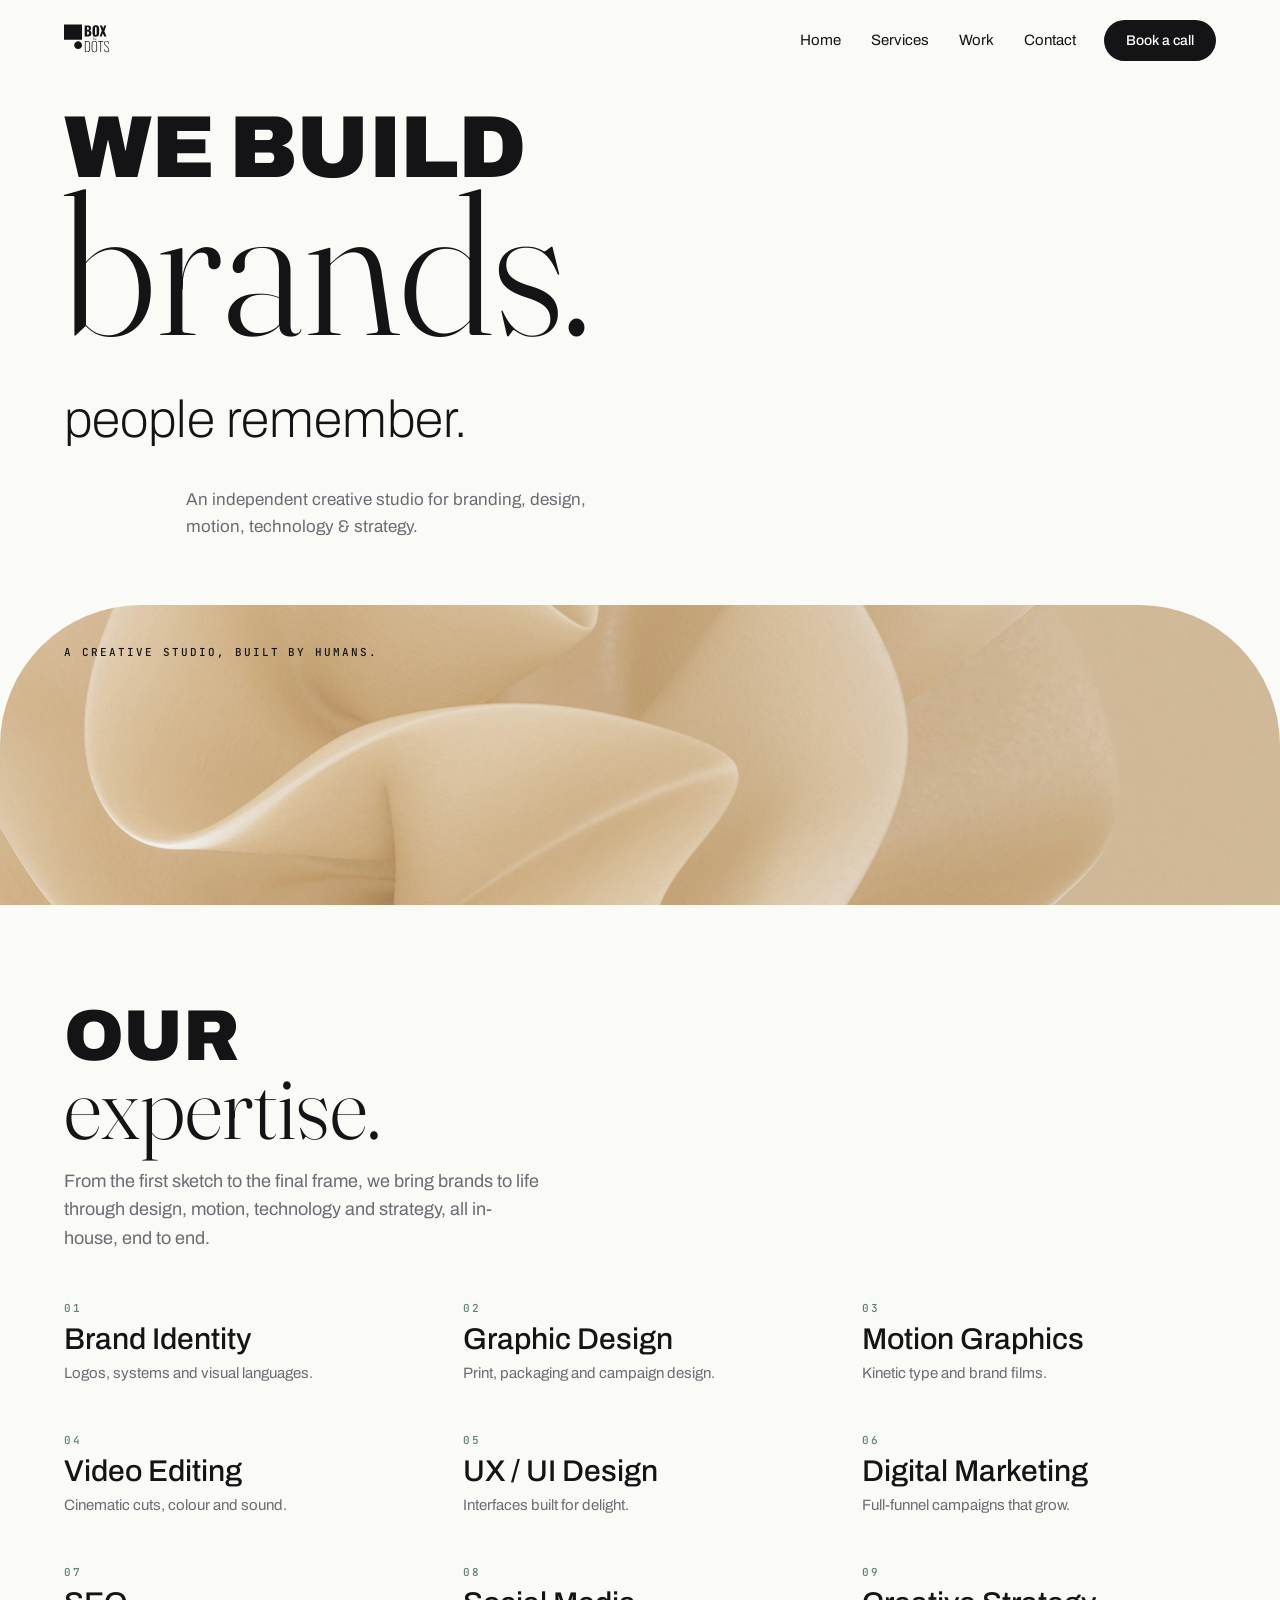
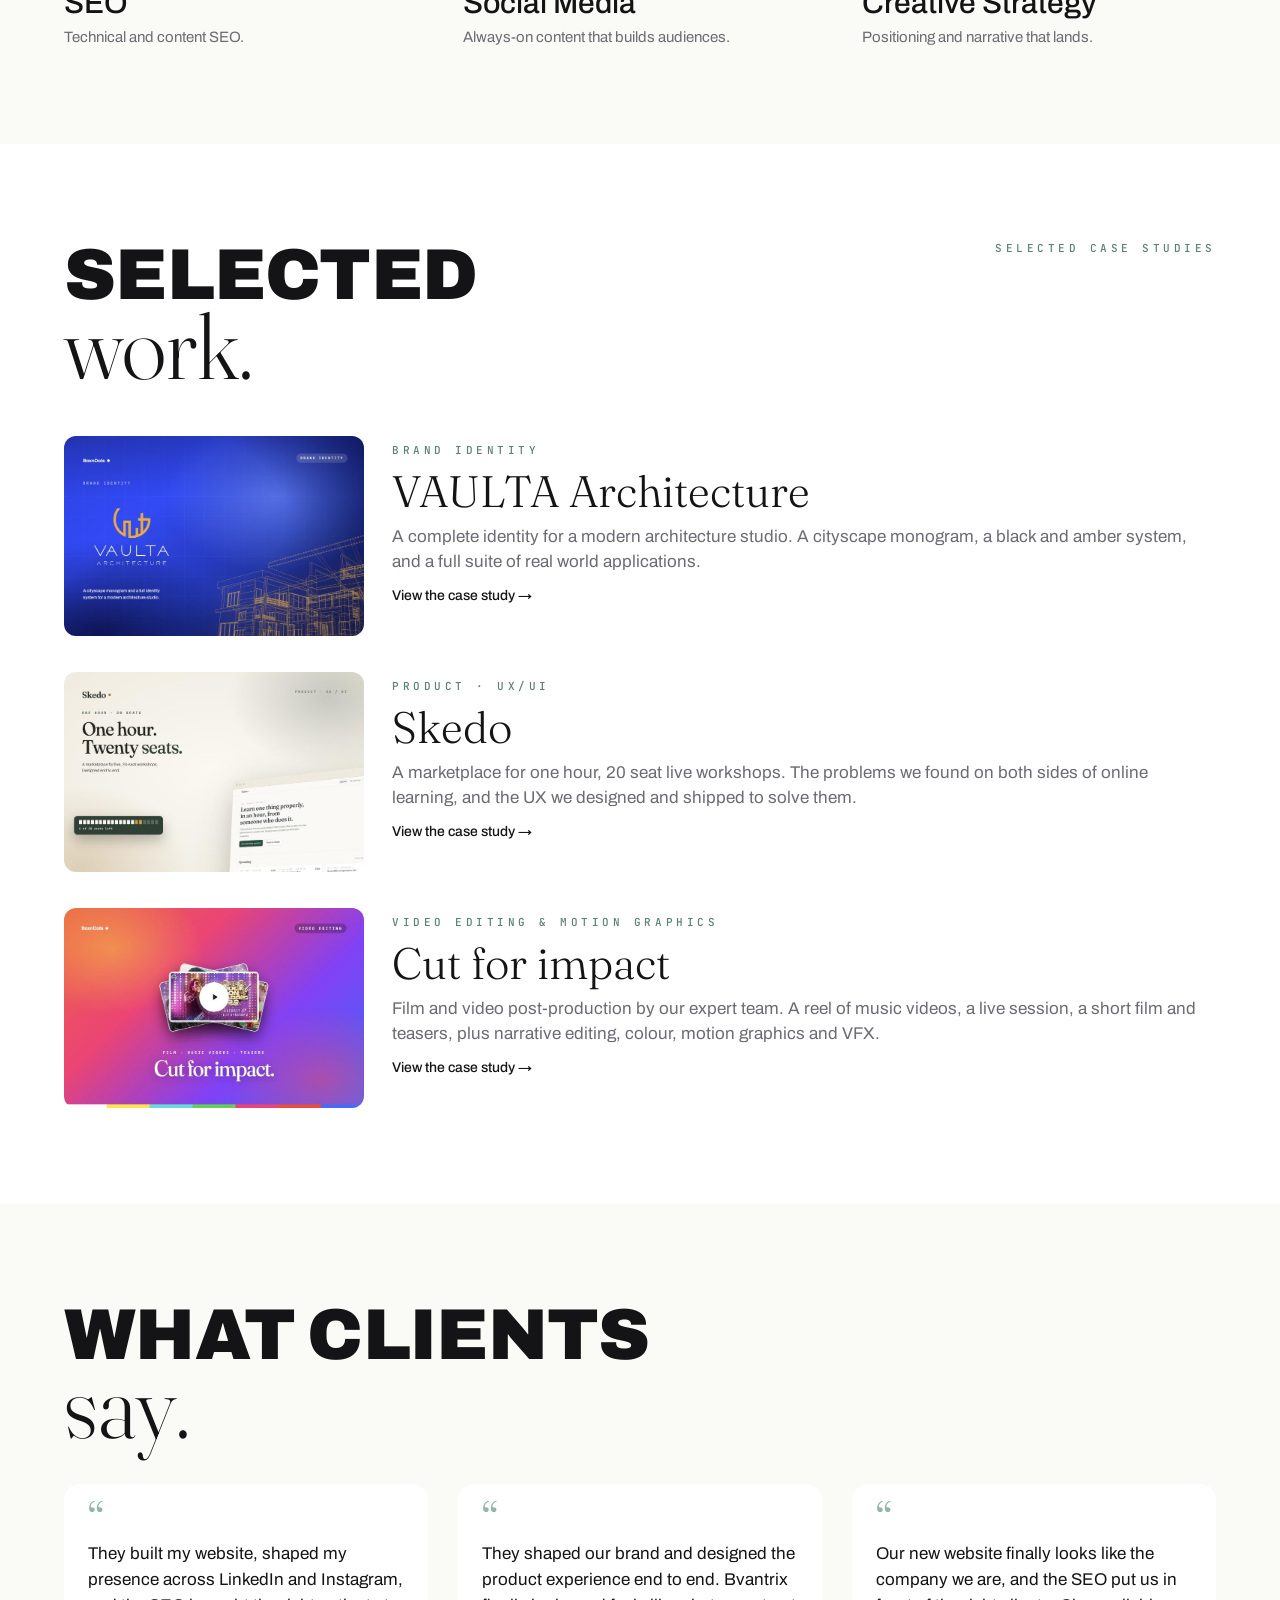
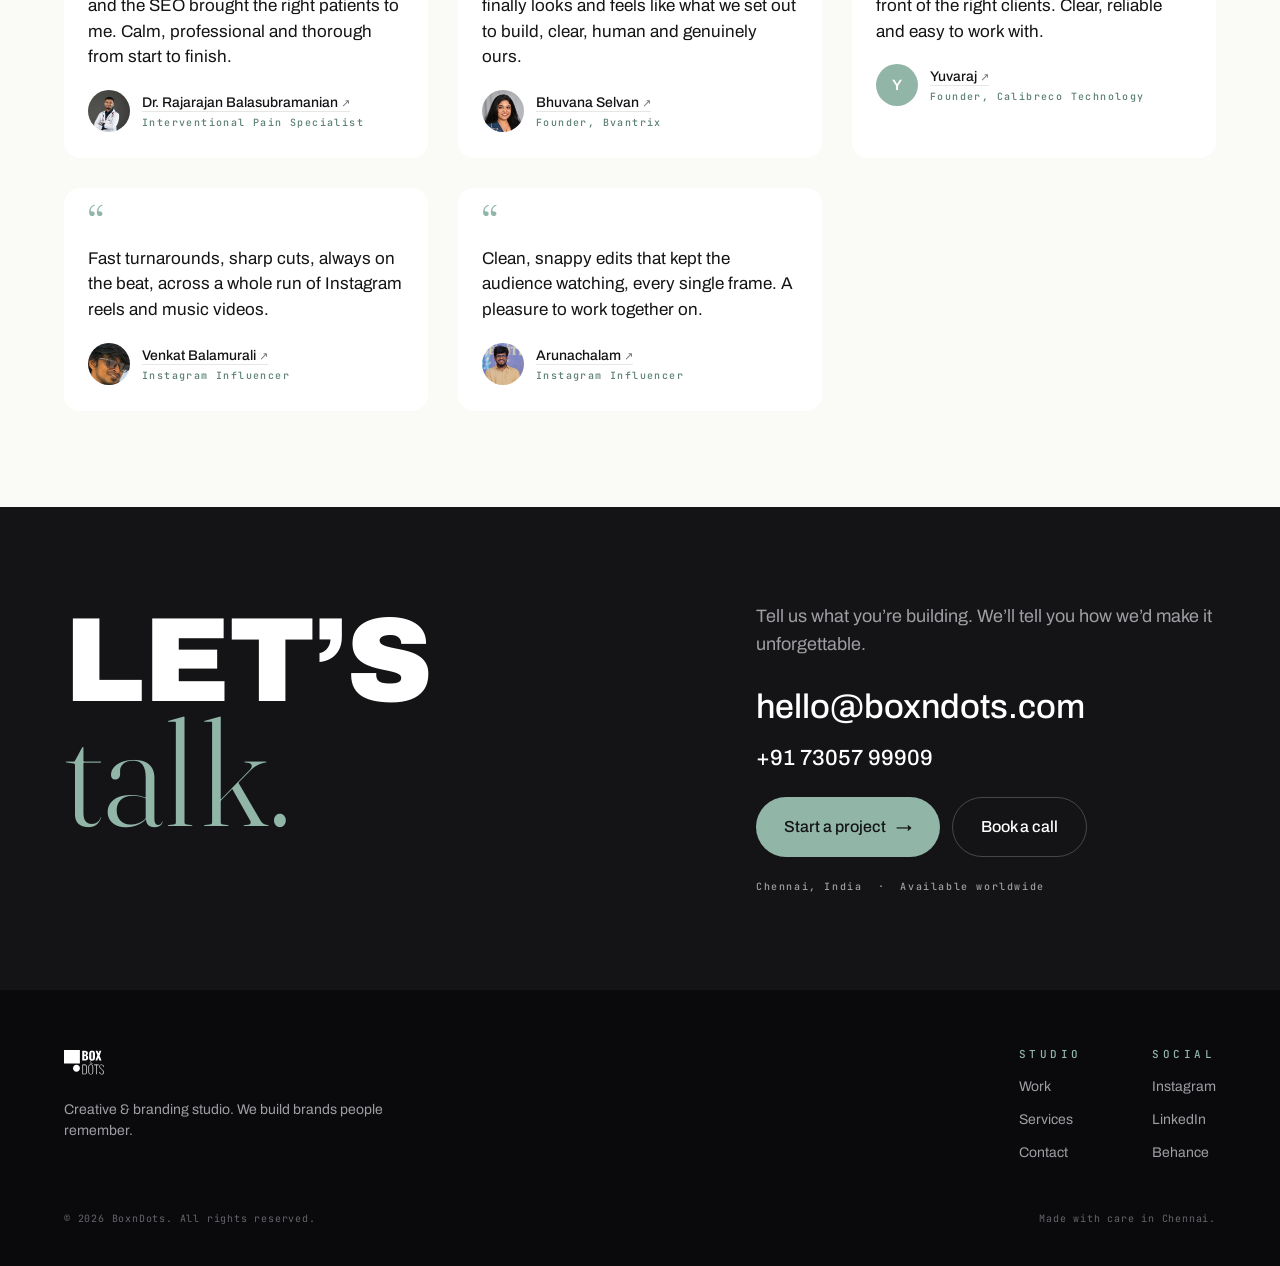
<file: index.html>
<!DOCTYPE html>
<html lang="en">
<head>
  <meta charset="UTF-8" />
  <meta name="viewport" content="width=device-width, initial-scale=1.0" />
  <title>BoxnDots · Creative &amp; Branding Studio in Chennai</title>
  <meta name="description" content="BoxnDots is a creative and branding studio in Chennai. We build memorable brands through brand identity, logo and graphic design, UI/UX, motion graphics, video editing, social media and SEO." />
  <link rel="canonical" href="https://boxndots-website.vercel.app/" />
  <link rel="icon" type="image/svg+xml" href="assets/vectors/favicon.svg" />
  <link rel="apple-touch-icon" href="assets/icons/apple-touch-icon.png" />
  <meta property="og:type" content="website" />
  <meta property="og:site_name" content="BoxnDots" />
  <meta property="og:title" content="BoxnDots · Creative &amp; Branding Studio" />
  <meta property="og:description" content="We build brands people remember. Branding, design, motion, technology and strategy." />
  <meta property="og:url" content="https://boxndots-website.vercel.app/" />
  <meta property="og:image" content="https://boxndots-website.vercel.app/assets/images/og-cover.jpg" />
  <meta property="og:image:width" content="1200" />
  <meta property="og:image:height" content="630" />
  <meta name="twitter:card" content="summary_large_image" />
  <meta name="twitter:title" content="BoxnDots · Creative &amp; Branding Studio" />
  <meta name="twitter:description" content="We build brands people remember. Branding, design, motion, technology and strategy." />
  <meta name="twitter:image" content="https://boxndots-website.vercel.app/assets/images/og-cover.jpg" />
  <link rel="preconnect" href="https://fonts.googleapis.com" />
  <link rel="preconnect" href="https://fonts.gstatic.com" crossorigin />
  <link href="https://fonts.googleapis.com/css2?family=Archivo:wght@200;300;400;500;900&family=Fraunces:opsz,wght@9..144,300&family=JetBrains+Mono:wght@500&display=swap" rel="stylesheet" />
  <link rel="stylesheet" href="css/style.css?v=3" />
  <script type="application/ld+json">
  {
    "@context": "https://schema.org",
    "@type": "ProfessionalService",
    "name": "BoxnDots",
    "alternateName": "BoxnDots Creative & Branding Studio",
    "description": "Creative and branding studio in Chennai building memorable brands through brand identity, graphic design, UI/UX, motion graphics, video editing, social media and SEO.",
    "url": "https://boxndots-website.vercel.app/",
    "logo": "https://boxndots-website.vercel.app/assets/icons/apple-touch-icon.png",
    "image": "https://boxndots-website.vercel.app/assets/images/og-cover.jpg",
    "telephone": "+91-73057-99909",
    "email": "hello@boxndots.com",
    "address": { "@type": "PostalAddress", "addressLocality": "Chennai", "addressRegion": "Tamil Nadu", "addressCountry": "IN" },
    "areaServed": "IN",
    "sameAs": ["https://www.instagram.com/boxndots/", "https://www.linkedin.com/company/boxndots/"],
    "knowsAbout": ["Brand Identity", "Logo Design", "Graphic Design", "Motion Graphics", "Video Editing", "UX/UI Design", "Digital Marketing", "SEO", "Social Media", "Creative Strategy"],
    "makesOffer": [
      { "@type": "Offer", "itemOffered": { "@type": "Service", "name": "Brand Identity Design" } },
      { "@type": "Offer", "itemOffered": { "@type": "Service", "name": "UX/UI Design" } },
      { "@type": "Offer", "itemOffered": { "@type": "Service", "name": "Motion Graphics & Video Editing" } },
      { "@type": "Offer", "itemOffered": { "@type": "Service", "name": "Social Media & SEO" } }
    ]
  }
  </script>
  <script>document.documentElement.classList.add('js');</script>
</head>
<body>
  <!-- logo sprite (recolours via currentColor) -->
  <svg width="0" height="0" style="position:absolute" aria-hidden="true" focusable="false">
    <symbol id="logo" viewBox="0 0 88 64">
      <path d="M33.8837 8.63479H0V37.3754H33.8837V8.63479Z" fill="currentColor"/>
      <path d="M26.5755 54.819C30.6117 54.819 33.8837 51.5463 33.8837 47.5092C33.8837 43.4722 30.6117 40.1995 26.5755 40.1995C22.5392 40.1995 19.2672 43.4722 19.2672 47.5092C19.2672 51.5463 22.5392 54.819 26.5755 54.819Z" fill="currentColor"/>
      <path d="M38.908 31V10.2948H44.3015C45.1877 10.2948 46.0227 10.3629 46.8066 10.4993C47.6076 10.6356 48.3148 10.8997 48.9283 11.2917C49.5417 11.6666 50.0189 12.2119 50.3597 12.9277C50.7176 13.6264 50.8965 14.5551 50.8965 15.7139C50.8965 16.5489 50.7687 17.2562 50.5131 17.8356C50.2745 18.3979 49.9252 18.8495 49.4651 19.1904C49.022 19.5312 48.4852 19.7612 47.8547 19.8805C48.6556 19.9828 49.3287 20.2469 49.8741 20.673C50.4194 21.0819 50.8284 21.6358 51.101 22.3345C51.3907 23.0332 51.5356 23.8767 51.5356 24.8651C51.5356 25.9387 51.3907 26.8675 51.101 27.6514C50.8284 28.4182 50.4279 29.0488 49.8996 29.543C49.3713 30.0372 48.7152 30.4036 47.9313 30.6421C47.1645 30.8807 46.2783 31 45.2729 31H38.908ZM43.4836 27.8047H44.4549C45.4604 27.8047 46.1505 27.5491 46.5254 27.0379C46.9174 26.5266 47.1134 25.7768 47.1134 24.7884C47.1134 24.0045 47.0282 23.3825 46.8577 22.9224C46.6873 22.4623 46.4061 22.13 46.0142 21.9255C45.6222 21.704 45.094 21.5932 44.4293 21.5932H43.4836V27.8047ZM43.4836 18.5769H44.3782C45.0769 18.5769 45.6052 18.4746 45.9631 18.2701C46.3209 18.0486 46.5595 17.7333 46.6788 17.3243C46.8151 16.9153 46.8833 16.4211 46.8833 15.8417C46.8833 15.2964 46.7811 14.8448 46.5766 14.4869C46.3891 14.112 46.0994 13.8309 45.7074 13.6434C45.3325 13.4559 44.8554 13.3622 44.276 13.3622H43.4836V18.5769ZM59.866 31.3067C58.3152 31.3067 57.0883 31.0341 56.1851 30.4888C55.2819 29.9434 54.6343 29.1595 54.2424 28.1371C53.8504 27.1146 53.6544 25.8961 53.6544 24.4817V16.7875C53.6544 15.3561 53.8504 14.1376 54.2424 13.1322C54.6343 12.1267 55.2819 11.3599 56.1851 10.8316C57.0883 10.2863 58.3152 10.0136 59.866 10.0136C61.4338 10.0136 62.6693 10.2863 63.5725 10.8316C64.4927 11.3599 65.1488 12.1267 65.5408 13.1322C65.9327 14.1376 66.1287 15.3561 66.1287 16.7875V24.4817C66.1287 25.8961 65.9327 27.1146 65.5408 28.1371C65.1488 29.1595 64.4927 29.9434 63.5725 30.4888C62.6693 31.0341 61.4338 31.3067 59.866 31.3067ZM59.866 28.0604C60.3432 28.0604 60.6925 27.9411 60.914 27.7025C61.1356 27.4639 61.2804 27.1572 61.3486 26.7823C61.4168 26.4074 61.4508 26.0239 61.4508 25.632V15.6628C61.4508 15.2538 61.4168 14.8704 61.3486 14.5125C61.2804 14.1376 61.1356 13.8309 60.914 13.5923C60.6925 13.3537 60.3432 13.2344 59.866 13.2344C59.4229 13.2344 59.0906 13.3537 58.8691 13.5923C58.6475 13.8309 58.5027 14.1376 58.4345 14.5125C58.3664 14.8704 58.3323 15.2538 58.3323 15.6628V25.632C58.3323 26.0239 58.3578 26.4074 58.409 26.7823C58.4771 27.1572 58.6135 27.4639 58.818 27.7025C59.0395 27.9411 59.3888 28.0604 59.866 28.0604ZM67.1342 31L71.1474 19.855L67.3131 10.2948H71.6331L73.9081 15.8929L75.7486 10.2948H79.5573L75.9275 21.0564L79.9663 31H75.6719L73.1413 24.814L70.9174 31H67.1342Z" fill="currentColor"/>
      <path d="M39.2914 60.4025V39.6973H43.8159C45.1962 39.6973 46.2698 39.9614 47.0367 40.4897C47.8035 41.018 48.3403 41.7337 48.6471 42.6369C48.9538 43.5401 49.1072 44.5455 49.1072 45.6532V54.242C49.1072 55.4179 48.9538 56.4745 48.6471 57.4117C48.3403 58.332 47.8121 59.0647 47.0622 59.6101C46.3295 60.1383 45.2899 60.4025 43.9437 60.4025H39.2914ZM40.6717 59.3033H43.867C44.9917 59.3033 45.8267 59.0647 46.3721 58.5876C46.9174 58.1104 47.2753 57.4799 47.4457 56.696C47.6161 55.8951 47.7013 55.0259 47.7013 54.0887V45.7555C47.7013 44.75 47.599 43.8809 47.3945 43.1481C47.19 42.3983 46.8066 41.8274 46.2443 41.4355C45.6819 41.0265 44.8724 40.822 43.8159 40.822H40.6717V59.3033ZM57.1746 60.6837C55.8283 60.6837 54.7803 60.4195 54.0305 59.8912C53.2977 59.3459 52.7865 58.6131 52.4968 57.6929C52.2071 56.7556 52.0622 55.6991 52.0622 54.5232V45.4743C52.0622 44.2984 52.2156 43.2589 52.5223 42.3557C52.8291 41.4525 53.3488 40.7453 54.0816 40.2341C54.8314 39.7228 55.8624 39.4672 57.1746 39.4672C58.4868 39.4672 59.5093 39.7228 60.242 40.2341C60.9919 40.7453 61.5201 41.4525 61.8269 42.3557C62.1336 43.2589 62.287 44.2984 62.287 45.4743V54.5488C62.287 55.7246 62.1422 56.7727 61.8524 57.6929C61.5627 58.6131 61.043 59.3459 60.2932 59.8912C59.5604 60.4195 58.5209 60.6837 57.1746 60.6837ZM57.1746 59.5334C58.163 59.5334 58.9213 59.3374 59.4496 58.9455C59.9949 58.5535 60.3699 58.0082 60.5743 57.3095C60.7788 56.5937 60.8811 55.7672 60.8811 54.83V45.2698C60.8811 44.3325 60.7788 43.5145 60.5743 42.8158C60.3699 42.1171 60.0035 41.5803 59.4752 41.2054C58.9469 40.8135 58.18 40.6175 57.1746 40.6175C56.1862 40.6175 55.4193 40.8135 54.874 41.2054C54.3457 41.5803 53.9794 42.1171 53.7749 42.8158C53.5704 43.5145 53.4681 44.3325 53.4681 45.2698V54.83C53.4681 55.7672 53.5704 56.5937 53.7749 57.3095C53.9794 58.0082 54.3457 58.5535 54.874 58.9455C55.4193 59.3374 56.1862 59.5334 57.1746 59.5334ZM68.4123 60.4025V40.822H64.2713V39.6973H73.8314V40.822H69.7926V60.4025H68.4123ZM80.4025 60.6581C79.3118 60.6581 78.4086 60.4366 77.6929 59.9935C76.9942 59.5504 76.4574 58.9284 76.0825 58.1275C75.7246 57.3265 75.5031 56.3807 75.4179 55.2901L76.6193 54.9067C76.7386 55.8098 76.9175 56.6108 77.1561 57.3095C77.4117 58.0082 77.7951 58.5535 78.3064 58.9455C78.8176 59.3204 79.5248 59.5078 80.428 59.5078C81.4505 59.5078 82.2515 59.2522 82.8309 58.741C83.4273 58.2297 83.7255 57.3776 83.7255 56.1848C83.7255 55.2816 83.487 54.4721 83.0098 53.7564C82.5497 53.0236 81.8936 52.2397 81.0415 51.4047L77.2583 47.647C76.6278 46.9995 76.1677 46.3519 75.878 45.7043C75.5883 45.0568 75.4434 44.3922 75.4434 43.7105C75.4434 42.3472 75.861 41.2991 76.696 40.5664C77.548 39.8336 78.6472 39.4672 79.9935 39.4672C80.6922 39.4672 81.3227 39.5609 81.8851 39.7484C82.4474 39.9188 82.9331 40.2085 83.3421 40.6175C83.7681 41.0094 84.1004 41.5377 84.339 42.2023C84.5776 42.867 84.731 43.6849 84.7991 44.6563L83.6233 44.9375C83.5551 43.9661 83.3932 43.1567 83.1376 42.5091C82.882 41.8615 82.5071 41.3844 82.0129 41.0776C81.5187 40.7538 80.8541 40.5919 80.019 40.5919C79.0818 40.5919 78.2979 40.8305 77.6673 41.3077C77.0368 41.7848 76.7215 42.5517 76.7215 43.6083C76.7215 44.1365 76.8238 44.6478 77.0283 45.142C77.2498 45.6362 77.6503 46.173 78.2297 46.7524L81.9618 50.4333C82.7968 51.2513 83.5125 52.1289 84.109 53.0662C84.7224 53.9864 85.0292 55.0004 85.0292 56.1081C85.0292 57.1476 84.8332 58.0082 84.4413 58.6898C84.0493 59.3544 83.504 59.8486 82.8053 60.1724C82.1066 60.4962 81.3057 60.6581 80.4025 60.6581Z" fill="currentColor"/>
      <path d="M60.8193 37.7443L56.836 33.641C56.492 33.2971 56.2401 32.9611 56.0801 32.6332C55.9201 32.3052 55.8402 31.9573 55.8402 31.5893C55.8402 31.1654 55.9321 30.7935 56.1161 30.4735C56.3081 30.1536 56.572 29.9016 56.908 29.7177C57.2439 29.5337 57.6279 29.4417 58.0598 29.4417C58.3637 29.4417 58.6397 29.4857 58.8876 29.5737C59.1436 29.6617 59.3716 29.7857 59.5715 29.9456C59.7715 30.0976 59.9395 30.2856 60.0754 30.5095L59.6315 30.9295C59.4396 30.6415 59.2156 30.4215 58.9596 30.2696C58.7037 30.1096 58.4077 30.0296 58.0718 30.0296C57.5919 30.0296 57.2039 30.1736 56.908 30.4615C56.612 30.7495 56.4641 31.1334 56.4641 31.6133C56.4641 31.9253 56.532 32.2092 56.668 32.4652C56.804 32.7212 57.032 33.0131 57.3519 33.3411L61.6112 37.7443H60.8193ZM57.6039 37.8643C57.0999 37.8643 56.652 37.7603 56.2601 37.5524C55.8761 37.3444 55.5722 37.0604 55.3482 36.7005C55.1323 36.3406 55.0243 35.9246 55.0243 35.4527C55.0243 34.9488 55.1603 34.4849 55.4322 34.0609C55.7042 33.629 56.0761 33.3011 56.548 33.0771L56.872 33.473C56.504 33.649 56.2041 33.917 55.9721 34.2769C55.7482 34.6288 55.6362 35.0208 55.6362 35.4527C55.6362 35.8126 55.7202 36.1286 55.8881 36.4005C56.0641 36.6725 56.3001 36.8885 56.596 37.0484C56.9 37.2004 57.2439 37.2764 57.6279 37.2764C58.0678 37.2764 58.4637 37.1764 58.8157 36.9765C59.1676 36.7765 59.4356 36.5085 59.6195 36.1726L60.0275 36.6165C59.8755 36.8645 59.6715 37.0844 59.4156 37.2764C59.1676 37.4604 58.8876 37.6043 58.5757 37.7083C58.2718 37.8123 57.9478 37.8643 57.6039 37.8643Z" fill="currentColor"/>
    </symbol>
  </svg>

  <!-- NAV -->
  <header class="nav" id="top">
    <div class="wrap nav__inner">
      <a class="nav__logo" href="#top" aria-label="BoxnDots home"><svg class="logo" viewBox="0 0 88 64" role="img" aria-hidden="true"><use href="#logo"></use></svg></a>
      <div class="nav__right">
        <nav class="nav__links" aria-label="Primary">
          <a href="#top">Home</a>
          <a href="#expertise">Services</a>
          <a href="#work">Work</a>
          <a href="#contact">Contact</a>
        </nav>
        <a class="btn btn--sm nav__cta" href="#contact" data-book>Book a call</a>
      </div>
      <button class="nav__burger" aria-label="Open menu" aria-expanded="false" aria-controls="mobileMenu">
        <span></span><span></span>
      </button>
    </div>
  </header>

  <!-- MOBILE MENU -->
  <div class="menu" id="mobileMenu" hidden>
    <button class="menu__close" aria-label="Close menu">&times;</button>
    <nav class="menu__links" aria-label="Mobile">
      <a href="#top">Home</a>
      <a href="#expertise">Services</a>
      <a href="#work">Work</a>
      <a href="#contact">Contact</a>
    </nav>
    <a class="btn menu__cta" href="#contact" data-book>Book a call</a>
  </div>

  <main>
    <!-- HERO -->
    <section class="hero" aria-label="Intro">
      <div class="wrap">
        <div class="hero__content">
          <h1 class="hero__title">
            <span class="t-black">WE BUILD</span>
            <span class="t-serif">brands.</span>
          </h1>
          <p class="hero__lead">people remember.</p>
          <div class="hero__note">
            <svg class="hero__arrow" viewBox="0 0 104 78" fill="none" aria-hidden="true"><path pathLength="1" d="M6 8 C 14 46, 44 66, 94 58 L 74 44 L 94 58 L 76 70" stroke="currentColor" stroke-width="2.4" stroke-linecap="round" stroke-linejoin="round"/></svg>
            <p>An independent creative studio for branding, design, motion, technology &amp; strategy.</p>
          </div>
        </div>
      </div>
      <div class="wrap">
        <div class="hero__band">
          <span class="hero__band-label">A CREATIVE STUDIO, BUILT BY HUMANS.</span>
        </div>
      </div>
    </section>

    <!-- EXPERTISE -->
    <section class="section expertise" id="expertise">
      <div class="wrap">
        <div class="sec-head">
          <h2 class="sec-title"><span class="t-black">OUR</span><span class="t-serif">expertise.</span></h2>
          <p class="sec-intro">From the first sketch to the final frame, we bring brands to life through design, motion, technology and strategy, all in-house, end to end.</p>
        </div>
        <ul class="svc-grid">
          <li class="svc"><span class="num">01</span><h3>Brand Identity</h3><p>Logos, systems and visual languages.</p></li>
          <li class="svc"><span class="num">02</span><h3>Graphic Design</h3><p>Print, packaging and campaign design.</p></li>
          <li class="svc"><span class="num">03</span><h3>Motion Graphics</h3><p>Kinetic type and brand films.</p></li>
          <li class="svc"><span class="num">04</span><h3>Video Editing</h3><p>Cinematic cuts, colour and sound.</p></li>
          <li class="svc"><span class="num">05</span><h3>UX / UI Design</h3><p>Interfaces built for delight.</p></li>
          <li class="svc"><span class="num">06</span><h3>Digital Marketing</h3><p>Full-funnel campaigns that grow.</p></li>
          <li class="svc"><span class="num">07</span><h3>SEO</h3><p>Technical and content SEO.</p></li>
          <li class="svc"><span class="num">08</span><h3>Social Media</h3><p>Always-on content that builds audiences.</p></li>
          <li class="svc"><span class="num">09</span><h3>Creative Strategy</h3><p>Positioning and narrative that lands.</p></li>
        </ul>
      </div>
    </section>

    <!-- WORK -->
    <section class="section work" id="work">
      <div class="wrap">
        <div class="sec-head sec-head--row">
          <h2 class="sec-title"><span class="t-black">SELECTED</span><span class="t-serif">work.</span></h2>
          <span class="eyebrow">SELECTED CASE STUDIES</span>
        </div>
        <div class="work-list">
          <article class="proj proj--case">
            <a class="proj__thumb" href="work/vaulta.html" aria-label="VAULTA Architecture, view the case study">
              <img src="assets/images/work/vaulta/cover.jpg" alt="VAULTA Architecture brand identity" loading="lazy" />
            </a>
            <div class="proj__body">
              <span class="eyebrow">BRAND IDENTITY</span>
              <h3>VAULTA Architecture</h3>
              <p>A complete identity for a modern architecture studio. A cityscape monogram, a black and amber system, and a full suite of real world applications.</p>
              <a class="link" href="work/vaulta.html">View the case study &rarr;</a>
            </div>
          </article>
          <article class="proj proj--case">
            <a class="proj__thumb" href="work/skedo.html" aria-label="Skedo product UX/UI, view the case study">
              <img src="assets/images/work/skedo/cover.jpg" alt="Skedo live workshops product UI" loading="lazy" />
            </a>
            <div class="proj__body">
              <span class="eyebrow">PRODUCT · UX/UI</span>
              <h3>Skedo</h3>
              <p>A marketplace for one hour, 20 seat live workshops. The problems we found on both sides of online learning, and the UX we designed and shipped to solve them.</p>
              <a class="link" href="work/skedo.html">View the case study &rarr;</a>
            </div>
          </article>
          <article class="proj proj--case">
            <a class="proj__thumb" href="work/video.html" aria-label="Video editing and post-production, view the case study">
              <img src="assets/images/work/video/cover.jpg" alt="Video editing and post-production" loading="lazy" />
            </a>
            <div class="proj__body">
              <span class="eyebrow">VIDEO EDITING &amp; MOTION GRAPHICS</span>
              <h3>Cut for impact</h3>
              <p>Film and video post-production by our expert team. A reel of music videos, a live session, a short film and teasers, plus narrative editing, colour, motion graphics and VFX.</p>
              <a class="link" href="work/video.html">View the case study &rarr;</a>
            </div>
          </article>
        </div>
      </div>
    </section>

    <!-- TEAM SECTION ARCHIVED. To re-enable: uncomment the block below and restore the Our Team / About nav links. -->
    <!--
    <section class="section team" id="team">
      <div class="wrap">
        <div class="sec-head sec-head--row">
          <h2 class="sec-title"><span class="t-black">A STUDIO AT</span><span class="t-serif">human scale.</span></h2>
          <p class="sec-intro">BoxnDots is a small, senior team that works like an extension of yours. Close, candid and fast. No account manager relay, no handoffs lost in translation. Just the people doing the work, talking to you directly.</p>
        </div>
        <span class="eyebrow team__kicker">SIX PEOPLE. ONE STUDIO.</span>
        <ul class="team-grid">
          <li class="member"><div class="member__inner"><div class="member__photo"><img src="assets/images/team/member-2.jpg" alt="Balaji G" loading="lazy" /></div><div class="member__cap"><span class="member__name">Balaji G</span><span class="member__role">Creative Head</span></div></div></li>
          <li class="member"><div class="member__inner"><div class="member__photo"><img src="assets/images/team/member-4.jpg" alt="Suma Jayasree JS" loading="lazy" /></div><div class="member__cap"><span class="member__name">Suma Jayasree JS</span><span class="member__role">Visual Designer</span></div></div></li>
          <li class="member is-featured"><div class="member__inner"><div class="member__photo"><img src="assets/images/team/member-1.jpg" alt="Avinash S" loading="lazy" /></div><div class="member__cap"><span class="member__name">Avinash S</span><span class="member__role">Founder &amp; CEO</span></div></div></li>
          <li class="member"><div class="member__inner"><div class="member__photo"><img src="assets/images/team/member-3.jpg" alt="Archana Devi" loading="lazy" /></div><div class="member__cap"><span class="member__name">Archana Devi</span><span class="member__role">Visual Designer</span></div></div></li>
          <li class="member"><div class="member__inner"><div class="member__photo"><img src="assets/images/team/member-5.jpg" alt="Ratha Krishnan" loading="lazy" /></div><div class="member__cap"><span class="member__name">Ratha Krishnan</span><span class="member__role">Full Stack Developer</span></div></div></li>
          <li class="member"><div class="member__inner"><div class="member__photo"><img src="assets/images/team/member-6.jpg" alt="Kavimani K" loading="lazy" /></div><div class="member__cap"><span class="member__name">Kavimani K</span><span class="member__role">Digital Marketing Manager</span></div></div></li>
        </ul>
      </div>
    </section>
    -->
    <!-- /TEAM ARCHIVED -->

    <!-- TESTIMONIALS -->
    <section class="section testimonials" id="testimonials">
      <div class="wrap">
        <h2 class="sec-title"><span class="t-black">WHAT CLIENTS</span><span class="t-serif">say.</span></h2>
        <div class="testi" data-testi>
          <div class="testi__track">
            <figure class="testi__card"><span class="testi__mark">&ldquo;</span><blockquote>They built my website, shaped my presence across LinkedIn and Instagram, and the SEO brought the right patients to me. Calm, professional and thorough from start to finish.</blockquote><figcaption><span class="testi__ava"><img src="assets/images/testimonials/rajarajan.jpg" alt="Dr. Rajarajan Balasubramanian" loading="lazy" /></span><span class="testi__meta"><span class="testi__name"><a class="testi__link" href="https://www.linkedin.com/in/drrrbpaincare/" target="_blank" rel="noopener">Dr. Rajarajan Balasubramanian <span class="ext" aria-hidden="true">&#8599;</span></a></span><span class="testi__role">Interventional Pain Specialist</span></span></figcaption></figure>
            <figure class="testi__card"><span class="testi__mark">&ldquo;</span><blockquote>They shaped our brand and designed the product experience end to end. Bvantrix finally looks and feels like what we set out to build, clear, human and genuinely ours.</blockquote><figcaption><span class="testi__ava"><img src="assets/images/testimonials/bhuvana.jpg" alt="Bhuvana Selvan" loading="lazy" /></span><span class="testi__meta"><span class="testi__name"><a class="testi__link" href="https://www.linkedin.com/in/bhuvanaselvan/" target="_blank" rel="noopener">Bhuvana Selvan <span class="ext" aria-hidden="true">&#8599;</span></a></span><span class="testi__role">Founder, Bvantrix</span></span></figcaption></figure>
            <figure class="testi__card"><span class="testi__mark">&ldquo;</span><blockquote>Our new website finally looks like the company we are, and the SEO put us in front of the right clients. Clear, reliable and easy to work with.</blockquote><figcaption><span class="testi__ava" aria-hidden="true">Y</span><span class="testi__meta"><span class="testi__name"><a class="testi__link" href="https://www.calibrecotechnology.com/" target="_blank" rel="noopener">Yuvaraj <span class="ext" aria-hidden="true">&#8599;</span></a></span><span class="testi__role">Founder, Calibreco Technology</span></span></figcaption></figure>
            <figure class="testi__card"><span class="testi__mark">&ldquo;</span><blockquote>Fast turnarounds, sharp cuts, always on the beat, across a whole run of Instagram reels and music videos.</blockquote><figcaption><span class="testi__ava"><img src="assets/images/testimonials/venkat.jpg" alt="Venkat Balamurali" loading="lazy" /></span><span class="testi__meta"><span class="testi__name"><a class="testi__link" href="https://www.instagram.com/venkat_balamurali" target="_blank" rel="noopener">Venkat Balamurali <span class="ext" aria-hidden="true">&#8599;</span></a></span><span class="testi__role">Instagram Influencer</span></span></figcaption></figure>
            <figure class="testi__card"><span class="testi__mark">&ldquo;</span><blockquote>Clean, snappy edits that kept the audience watching, every single frame. A pleasure to work together on.</blockquote><figcaption><span class="testi__ava"><img src="assets/images/testimonials/arunachalam.jpg" alt="Arunachalam" loading="lazy" /></span><span class="testi__meta"><span class="testi__name"><a class="testi__link" href="https://www.instagram.com/arunachaleswaran.pa" target="_blank" rel="noopener">Arunachalam <span class="ext" aria-hidden="true">&#8599;</span></a></span><span class="testi__role">Instagram Influencer</span></span></figcaption></figure>
          </div>
          <div class="testi__ctrl" hidden>
            <button class="testi__nav" data-prev aria-label="Previous">&lsaquo;</button>
            <div class="testi__dots" data-dots></div>
            <button class="testi__nav" data-next aria-label="Next">&rsaquo;</button>
          </div>
        </div>
      </div>
    </section>

    <!-- CONTACT -->
    <section class="section contact" id="contact">
      <div class="wrap contact__inner">
        <h2 class="contact__title"><span class="t-black">LET&rsquo;S</span><span class="t-serif">talk.</span></h2>
        <div class="contact__body">
          <p class="contact__lead">Tell us what you&rsquo;re building. We&rsquo;ll tell you how we&rsquo;d make it unforgettable.</p>
          <a class="contact__email" href="mailto:hello@boxndots.com">hello@boxndots.com</a>
          <a class="contact__phone" href="tel:+917305799909">+91 73057 99909</a>
          <div class="contact__actions">
            <a class="btn btn--accent" href="mailto:hello@boxndots.com">Start a project <span aria-hidden="true">&rarr;</span></a>
            <a class="btn btn--ghost" href="#contact" data-book>Book a call</a>
          </div>
          <span class="contact__loc">Chennai, India &nbsp;·&nbsp; Available worldwide</span>
        </div>
      </div>
    </section>
  </main>

  <!-- FOOTER -->
  <footer class="footer">
    <div class="wrap">
      <div class="footer__top">
        <div class="footer__brand">
          <a class="footer__logo" href="#top" aria-label="BoxnDots home"><svg class="logo" viewBox="0 0 88 64" aria-hidden="true"><use href="#logo"></use></svg></a>
          <p>Creative &amp; branding studio. We build brands people remember.</p>
        </div>
        <nav class="footer__cols" aria-label="Footer">
          <div class="footer__col">
            <span class="eyebrow">STUDIO</span>
            <a href="#work">Work</a><a href="#expertise">Services</a><a href="#contact">Contact</a>
          </div>
          <div class="footer__col">
            <span class="eyebrow">SOCIAL</span>
            <a href="https://www.instagram.com/boxndots/" target="_blank" rel="noopener" aria-label="BoxnDots on Instagram">Instagram</a><a href="https://www.linkedin.com/company/boxndots/" target="_blank" rel="noopener" aria-label="BoxnDots on LinkedIn">LinkedIn</a><a href="https://www.behance.net/aarchana" target="_blank" rel="noopener" aria-label="BoxnDots on Behance">Behance</a>
          </div>
        </nav>
      </div>
      <div class="footer__bottom">
        <span>© 2026 BoxnDots. All rights reserved.</span>
        <span>Made with care in Chennai.</span>
      </div>
    </div>
  </footer>

  <!-- BOOK A CALL MODAL -->
  <div class="modal" id="bookModal" role="dialog" aria-modal="true" aria-label="Book a call" hidden>
    <div class="modal__overlay" data-close></div>
    <div class="modal__panel">
      <button class="modal__close" data-close aria-label="Close">&times;</button>
      <div class="modal__head">
        <span class="eyebrow">LET&rsquo;S TALK</span>
        <h2 class="modal__title"><span class="t-black">BOOK A</span><span class="t-serif">call.</span></h2>
        <p class="modal__sub">Pick a time that suits you. You&rsquo;ll get a Google Meet link by email.</p>
      </div>
      <div class="modal__embed">
        <iframe data-src="https://calendar.google.com/calendar/appointments/schedules/AcZssZ0qv-35Dg9TYsrfzVzT2fFEPiq8yvXPV2QkLSlMvT9ZHN-_0gvdvVP60bLjVG95rNg8AGc7YpNL?gv=true" title="Schedule a call with BoxnDots" loading="lazy"></iframe>
      </div>
    </div>
  </div>

  <script src="js/main.js?v=3"></script>
</body>
</html>
</file>
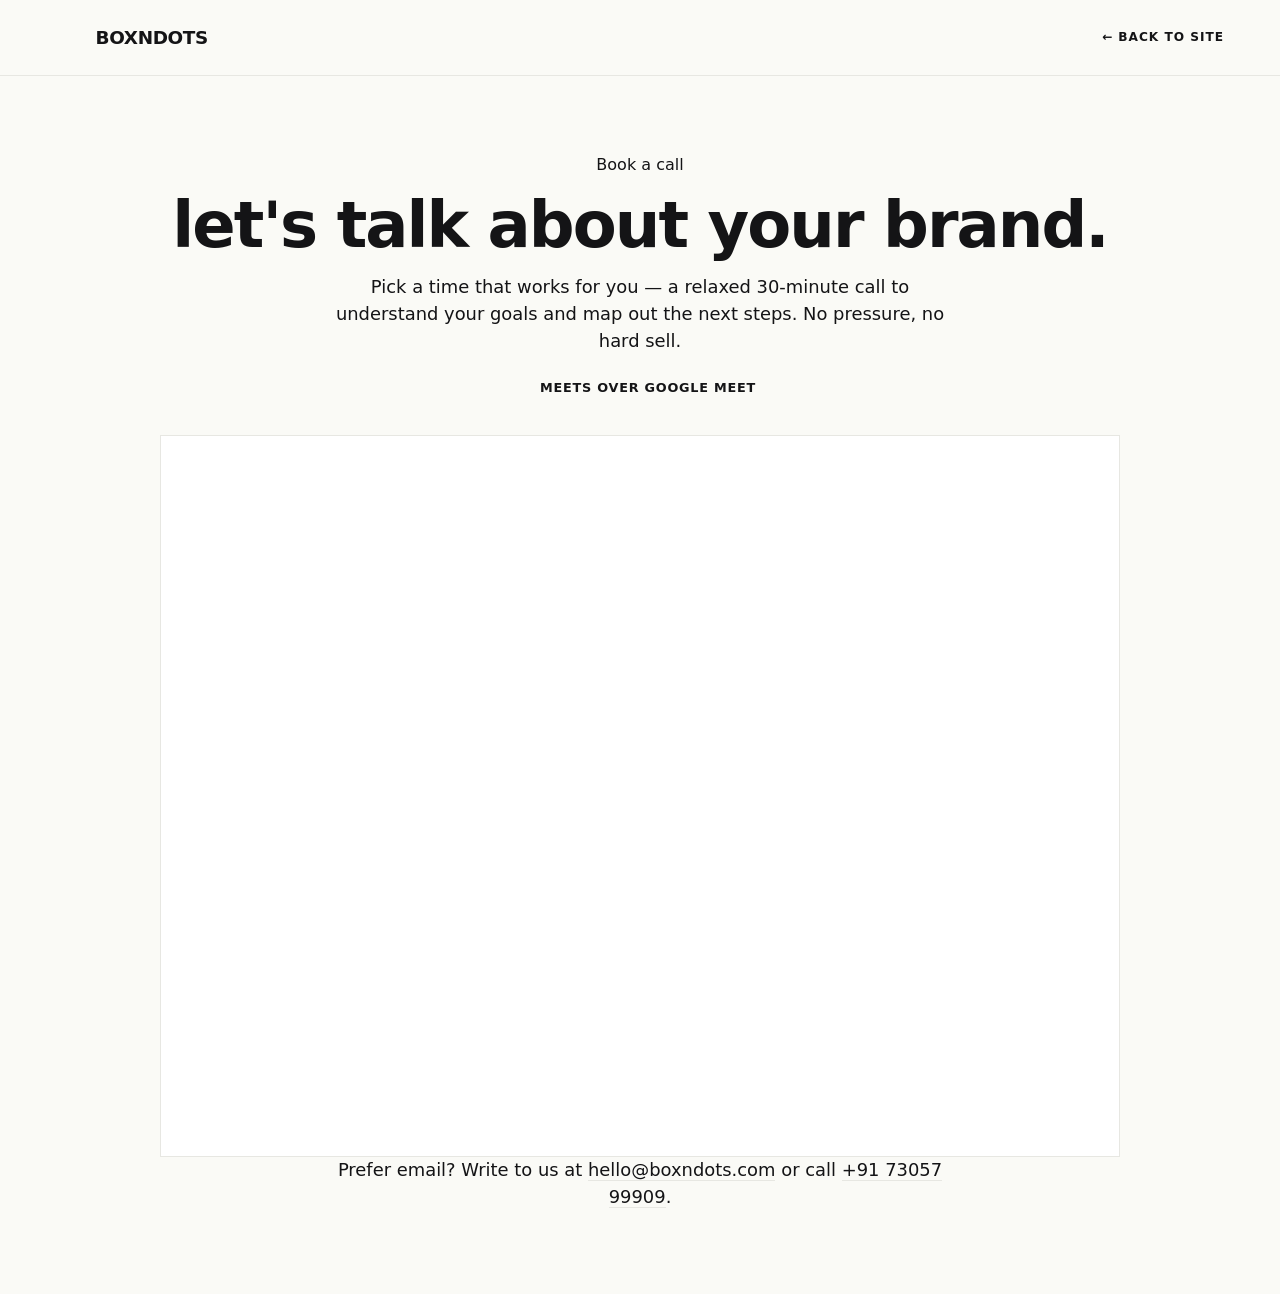
<file: book.html>
<!DOCTYPE html>
<html lang="en" data-theme="dark">
<head>
  <meta charset="UTF-8" />
  <meta name="viewport" content="width=device-width, initial-scale=1.0" />
  <meta name="theme-color" content="#222022" />
  <title>Book a call — BoxnDots</title>
  <meta name="description" content="Book a 30-minute call with BoxnDots — pick a time that works for you. Meets over Google Meet." />
  <meta name="robots" content="noindex" />
  <link rel="icon" type="image/svg+xml" href="assets/vectors/favicon.svg?v=4" />
  <link rel="preconnect" href="https://fonts.googleapis.com" />
  <link rel="preconnect" href="https://fonts.gstatic.com" crossorigin />
  <link href="https://fonts.googleapis.com/css2?family=Instrument+Serif:ital@0;1&family=Inter:wght@400;500;600;700&family=Space+Grotesk:wght@300;400;500;600;700&display=swap" rel="stylesheet" />
  <link rel="stylesheet" href="css/style.css" />
  <style>
    body { min-height: 100svh; }
    .bk-nav { display: flex; align-items: center; justify-content: space-between; padding: 1.4rem clamp(1.2rem, 5vw, 3.5rem); border-bottom: 1px solid var(--line); }
    .bk-brand { display: flex; align-items: center; gap: 0.6rem; font-family: var(--font-display); font-weight: 700; font-size: 1.15rem; letter-spacing: -0.02em; text-transform: uppercase; color: var(--ink); }
    .bk-brand svg { display: block; }
    .bk-back { font-family: var(--font-sans); font-size: 0.76rem; font-weight: 600; letter-spacing: 0.08em; text-transform: uppercase; color: var(--ink-soft); transition: color 0.25s; }
    .bk-back:hover { color: var(--ink); }
    .book { padding: clamp(2.5rem, 6vw, 5rem) clamp(1.2rem, 5vw, 3.5rem) 4rem; }
    .book .container { width: min(960px, 94vw); margin-inline: auto; text-align: center; }
    .book .kicker { justify-content: center; }
    .book h1 { font-family: var(--font-display); font-weight: 700; font-size: clamp(2.2rem, 5.5vw, 4rem); line-height: 0.98; letter-spacing: -0.03em; text-transform: lowercase; margin: 1.1rem 0 1.1rem; }
    .book h1 .serif { text-transform: none; color: var(--accent-strong); }
    .book p { color: var(--ink-soft); max-width: 54ch; margin: 0 auto 1.2rem; font-size: 1.12rem; }
    .book-meet { display: inline-flex; align-items: center; gap: 0.5rem; margin-bottom: 2.4rem; font-family: var(--font-sans); font-size: 0.8rem; font-weight: 600; letter-spacing: 0.06em; text-transform: uppercase; color: var(--ink-mute); }
    .book-meet::before { content: ""; width: 8px; height: 8px; border-radius: 50%; background: var(--brand); }
    .book-embed { width: 100%; min-height: 720px; border: 1px solid var(--line); border-radius: var(--radius-l); overflow: hidden; background: #fff; }
    .book-embed iframe { display: block; width: 100%; min-height: 720px; border: 0; }
    .bk-alt { margin-top: 2rem; color: var(--ink-soft); font-size: 0.95rem; }
    .bk-alt a { color: var(--accent-strong); border-bottom: 1px solid var(--line); }
  </style>
</head>

<body class="loaded">
  <nav class="bk-nav">
    <a href="index.html" class="bk-brand" aria-label="BoxnDots — home">
      <svg viewBox="0 0 100 100" width="30" height="30" fill="none" aria-hidden="true"><rect x="24" y="22" width="50" height="34" rx="8" fill="var(--brand)"/><circle cx="63" cy="71" r="11" fill="var(--brand)"/></svg>
      BoxnDots
    </a>
    <a href="index.html" class="bk-back">&larr; Back to site</a>
  </nav>

  <main class="book">
    <div class="container">
      <span class="kicker">Book a call</span>
      <h1>Let's talk about your <span class="serif">brand</span>.</h1>
      <p>Pick a time that works for you — a relaxed 30-minute call to understand your goals and map out the next steps. No pressure, no hard sell.</p>
      <span class="book-meet">Meets over Google Meet</span>

      <!-- Google Calendar Appointment Schedule (Google Meet attached) -->
      <div class="book-embed">
        <iframe src="https://calendar.google.com/calendar/appointments/schedules/AcZssZ0qv-35Dg9TYsrfzVzT2fFEPiq8yvXPV2QkLSlMvT9ZHN-_0gvdvVP60bLjVG95rNg8AGc7YpNL?gv=true"
                title="Book a 30-minute call with BoxnDots" loading="eager"></iframe>
      </div>

      <p class="bk-alt">Prefer email? Write to us at <a href="mailto:hello@boxndots.com">hello@boxndots.com</a> or call <a href="tel:+917305799909">+91 73057 99909</a>.</p>
    </div>
  </main>
</body>
</html>
</file>
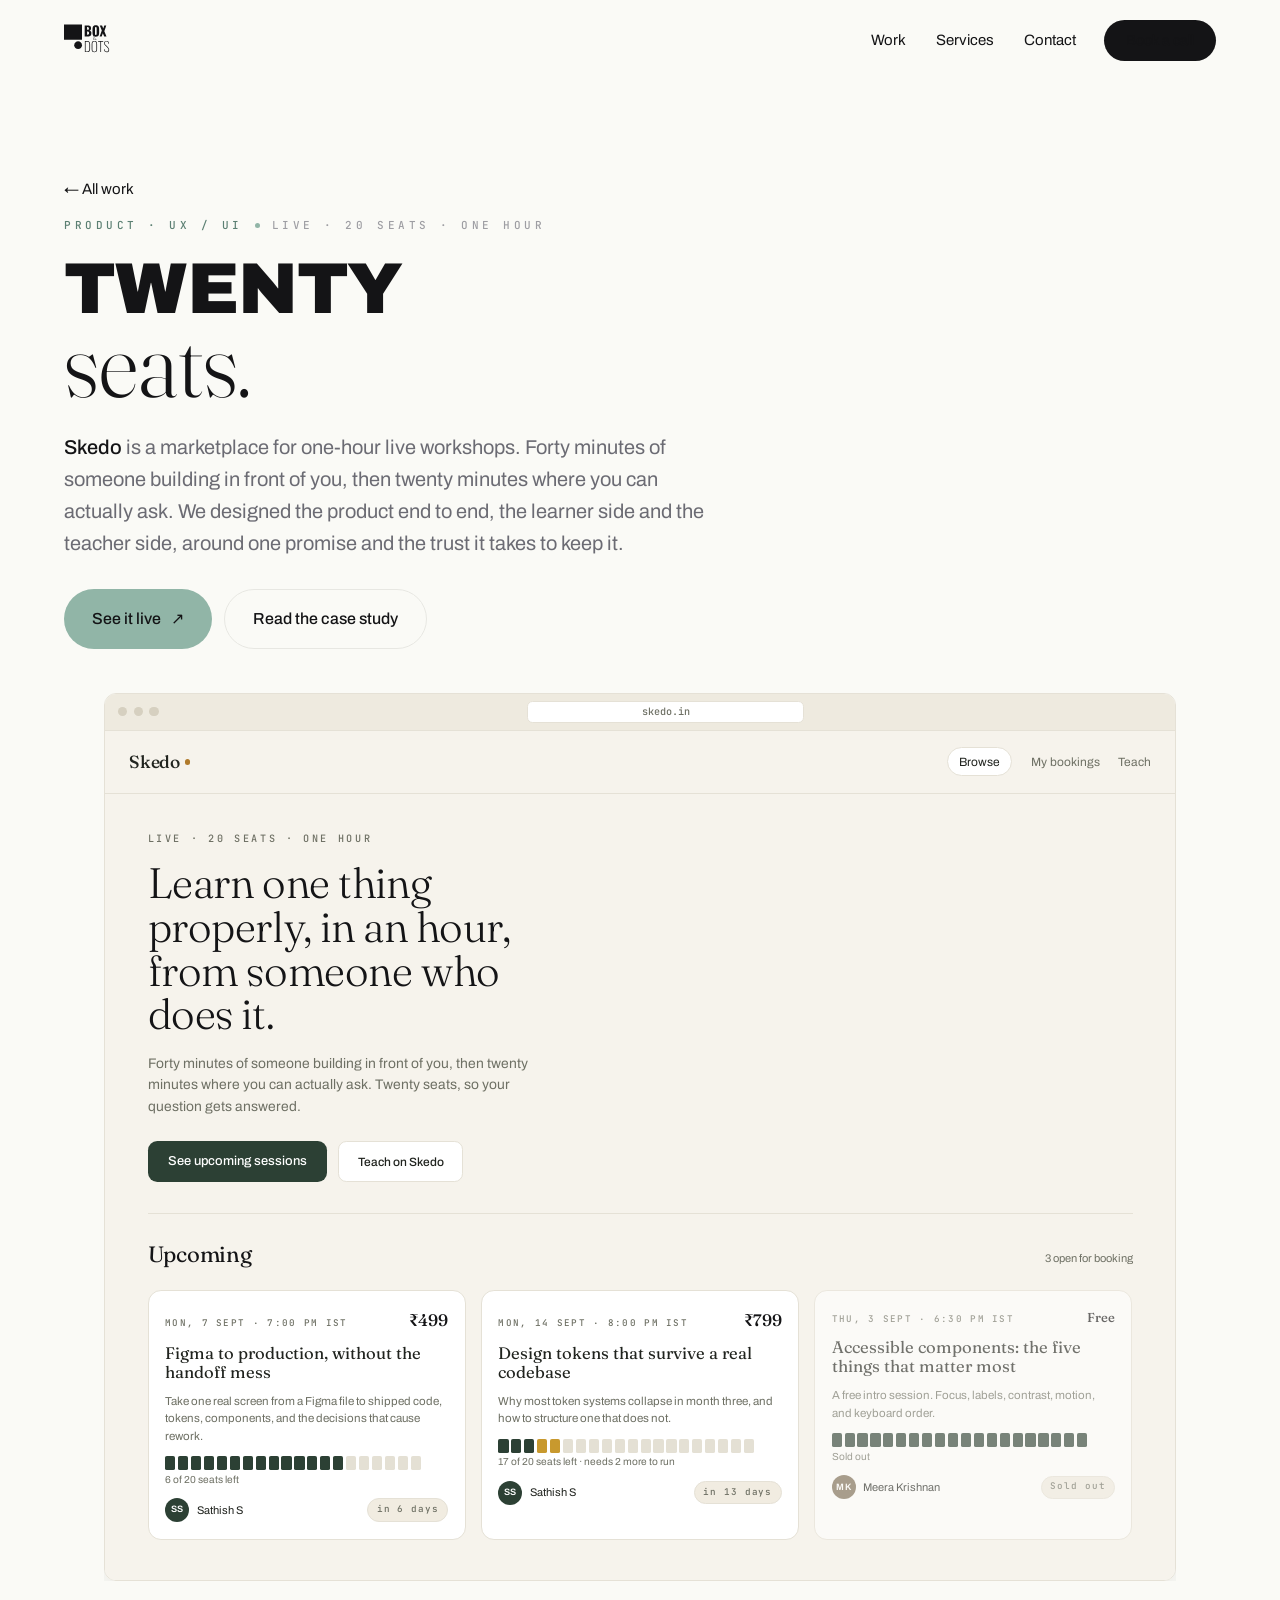
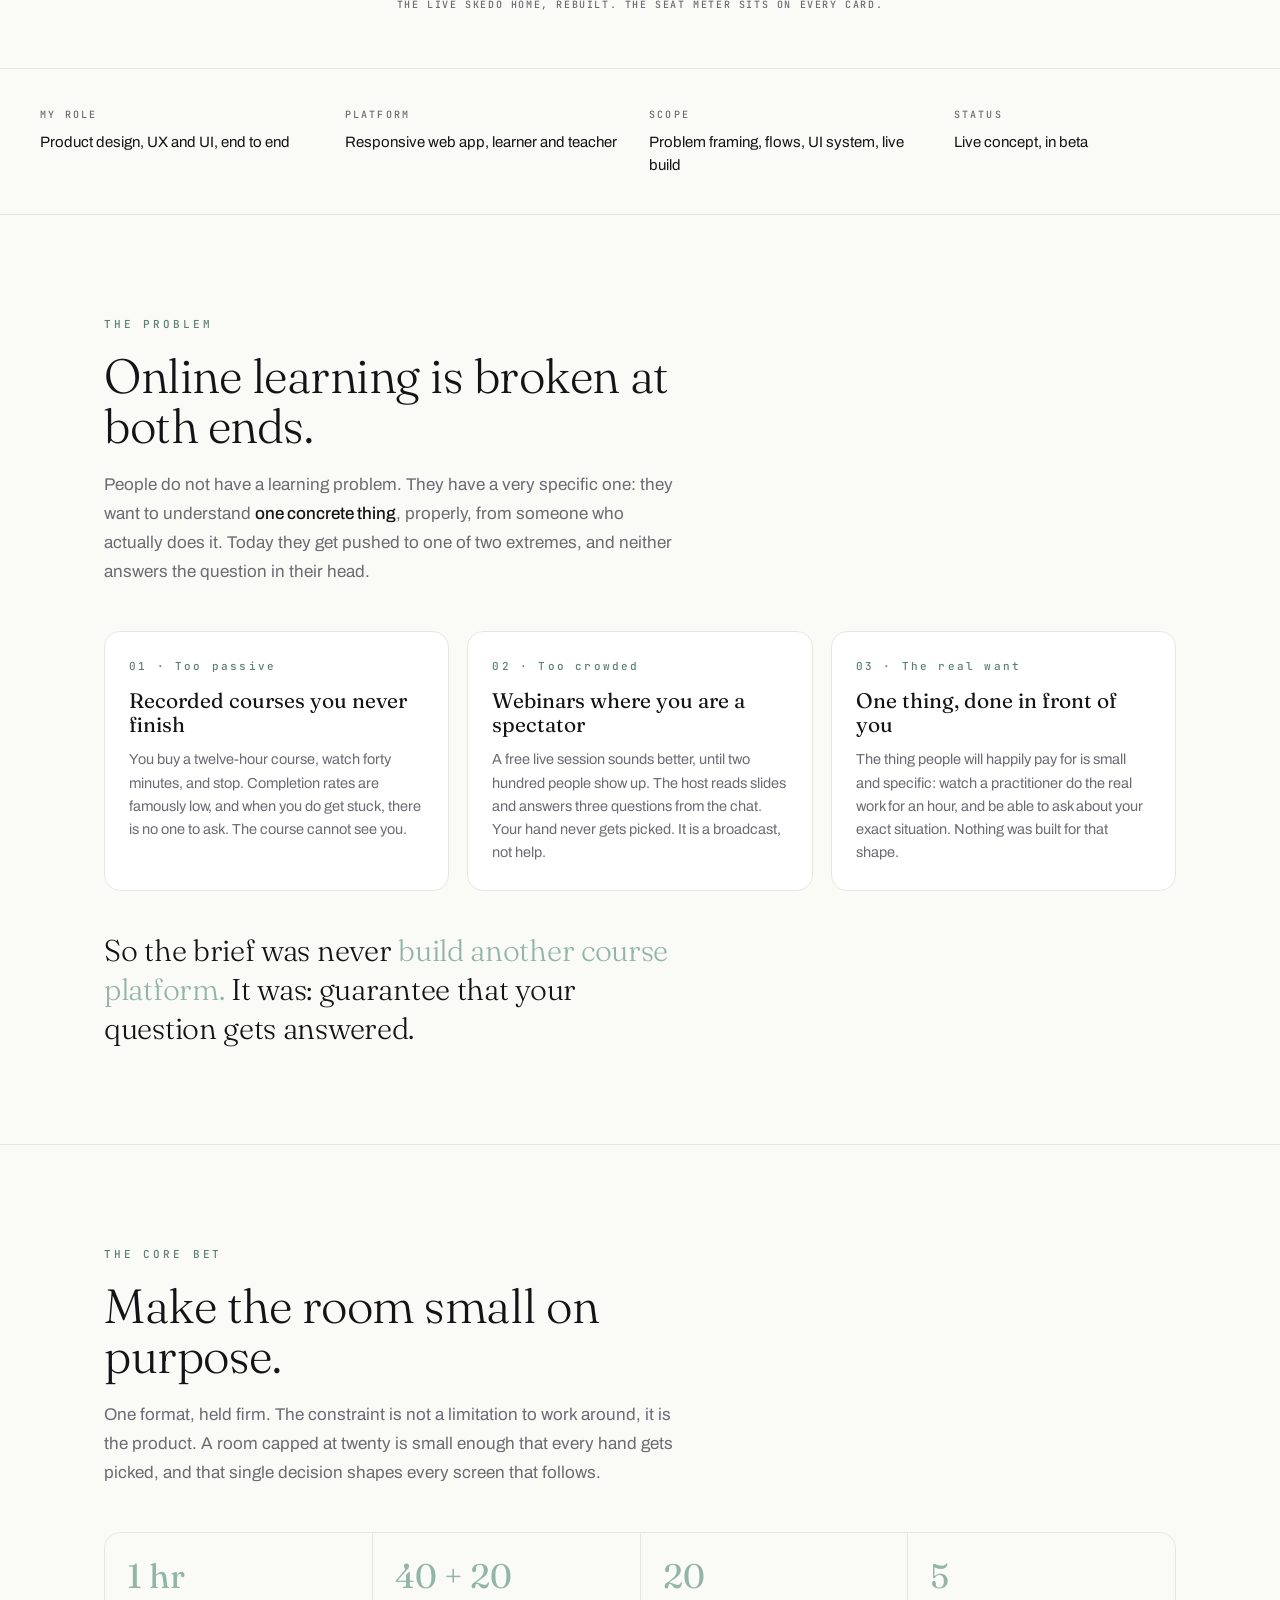
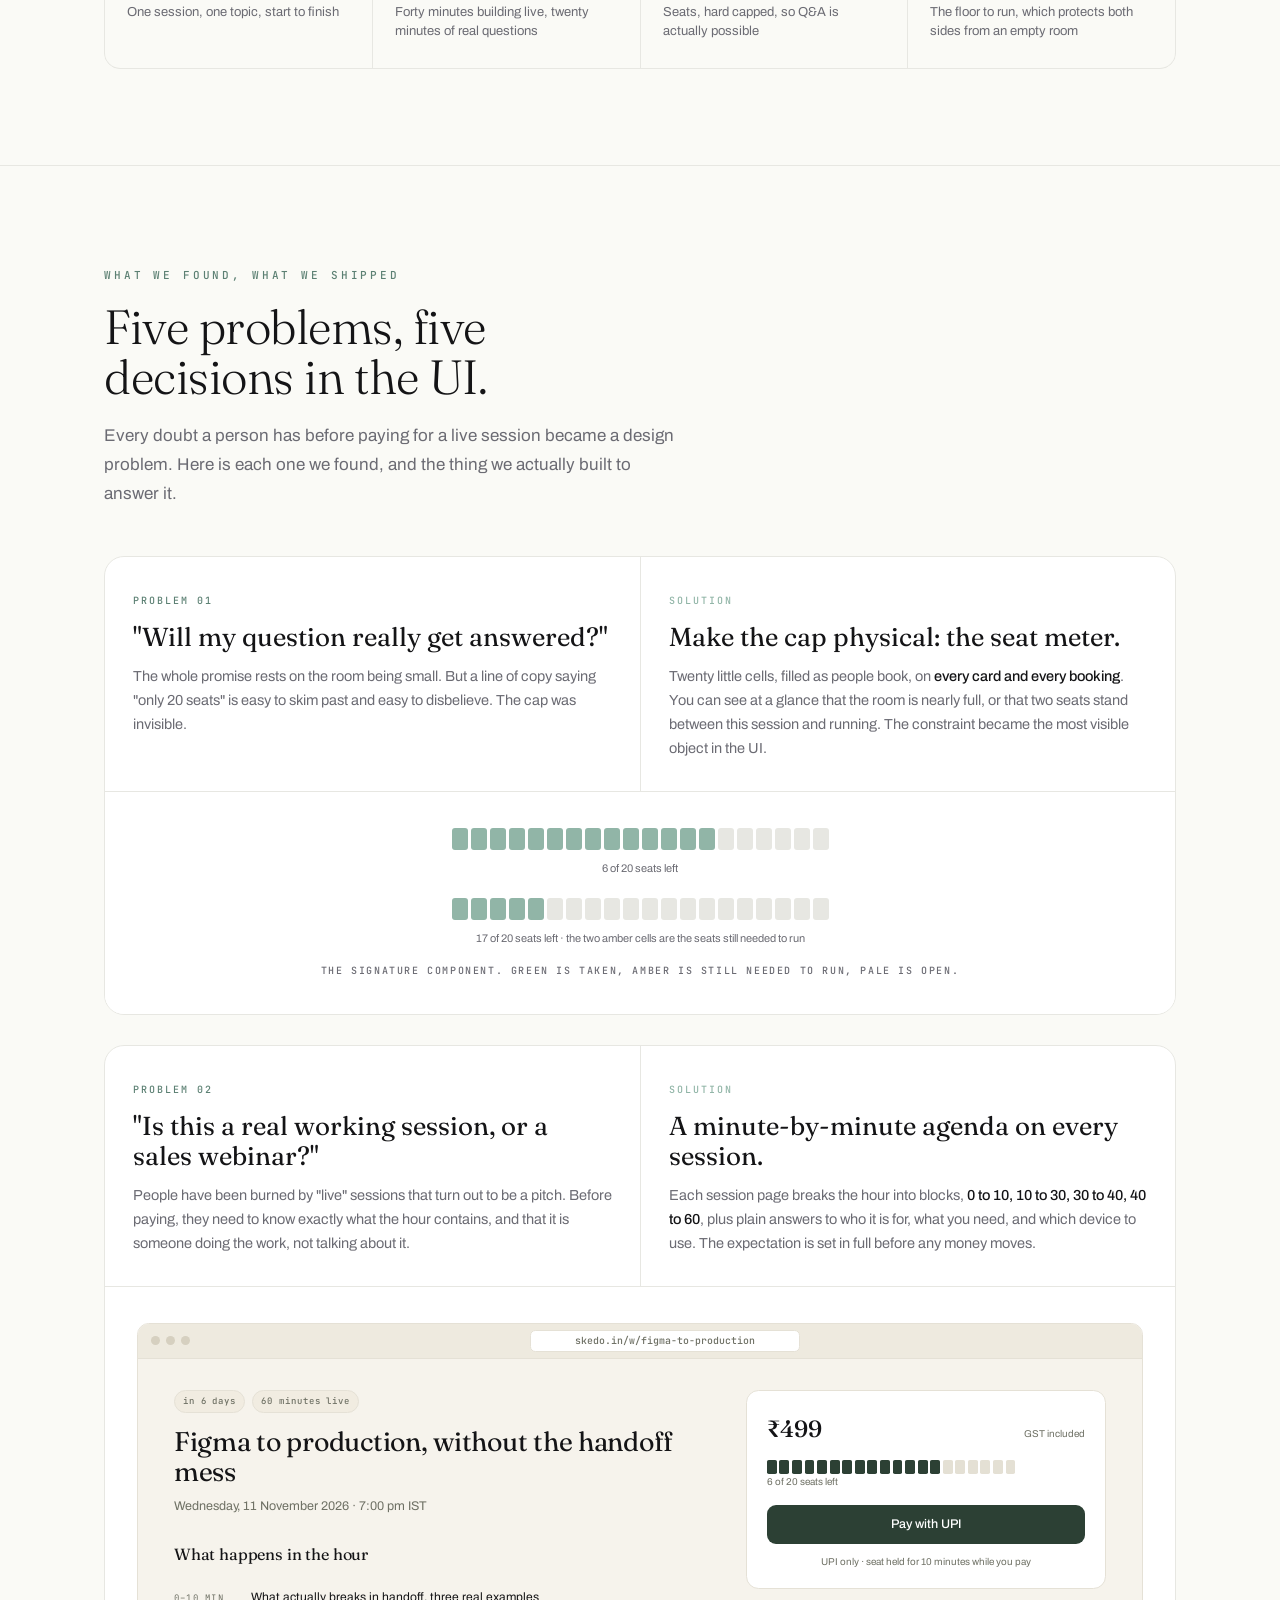
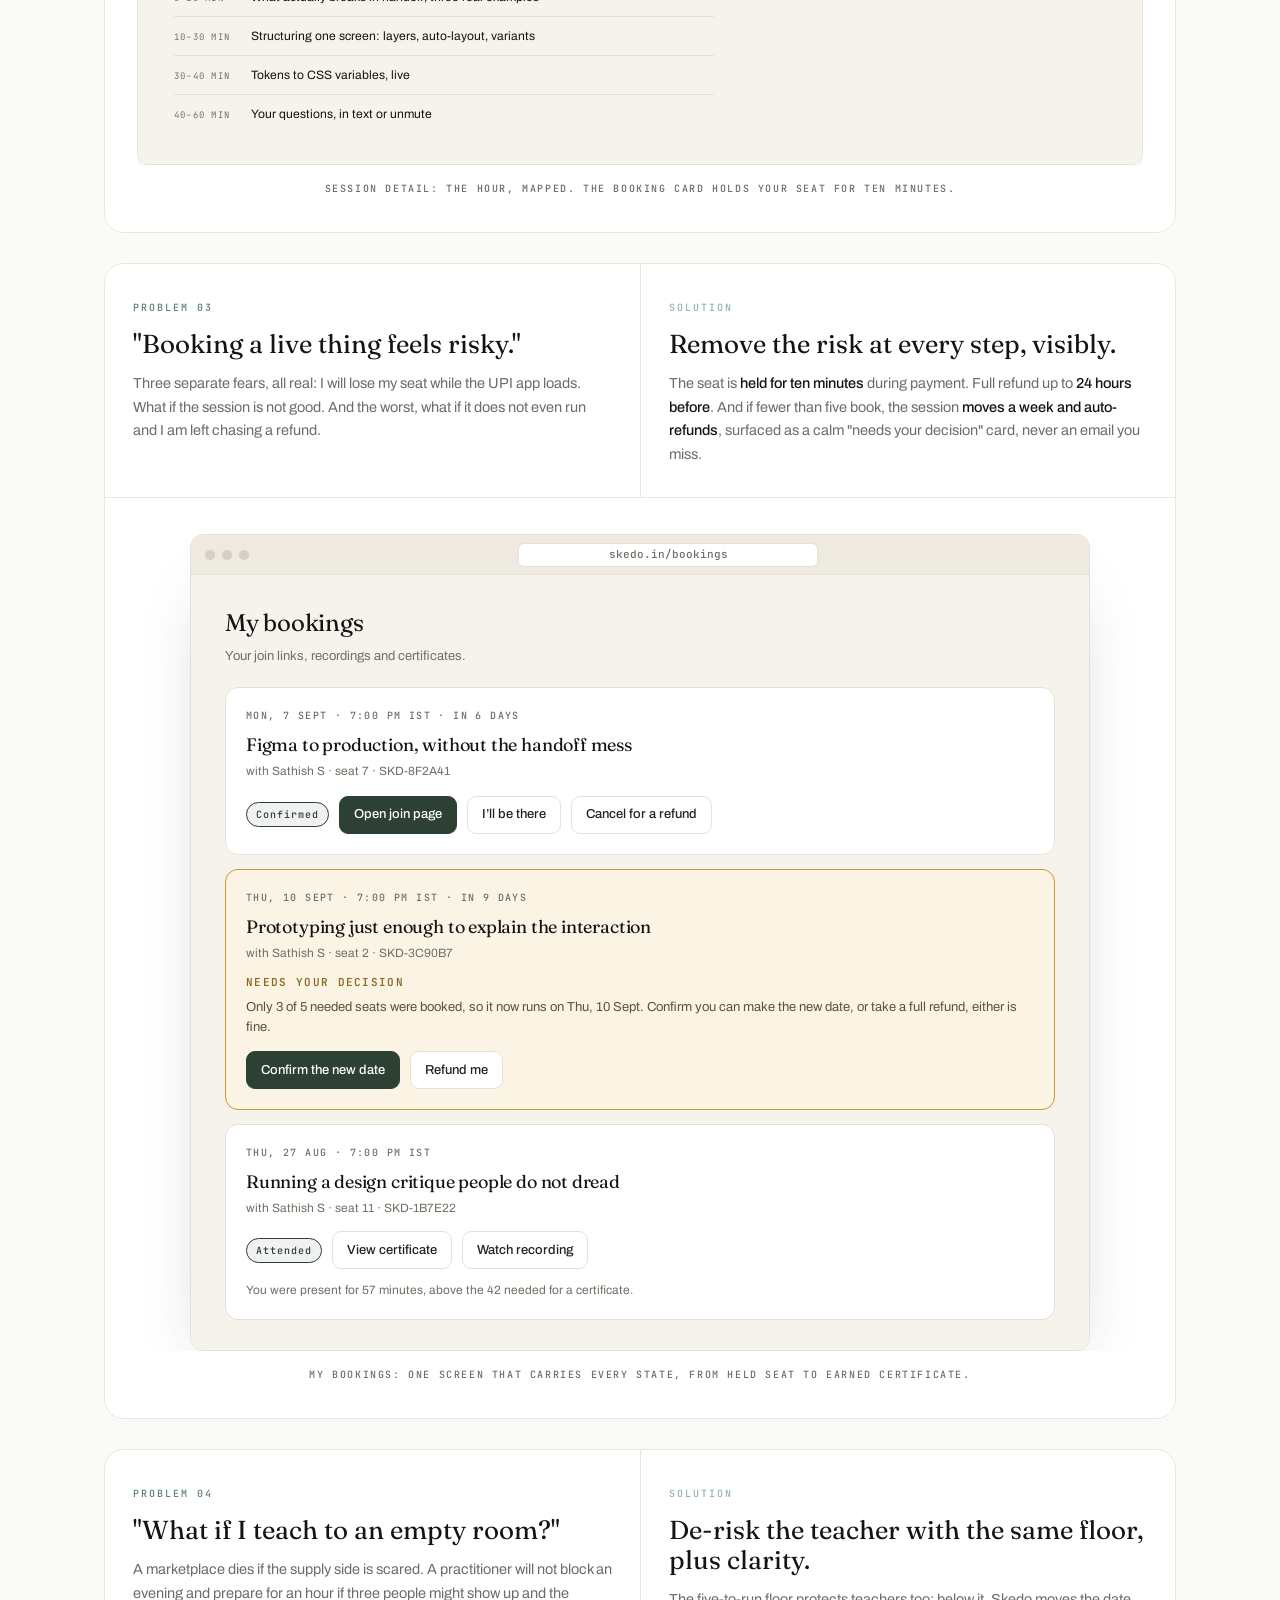
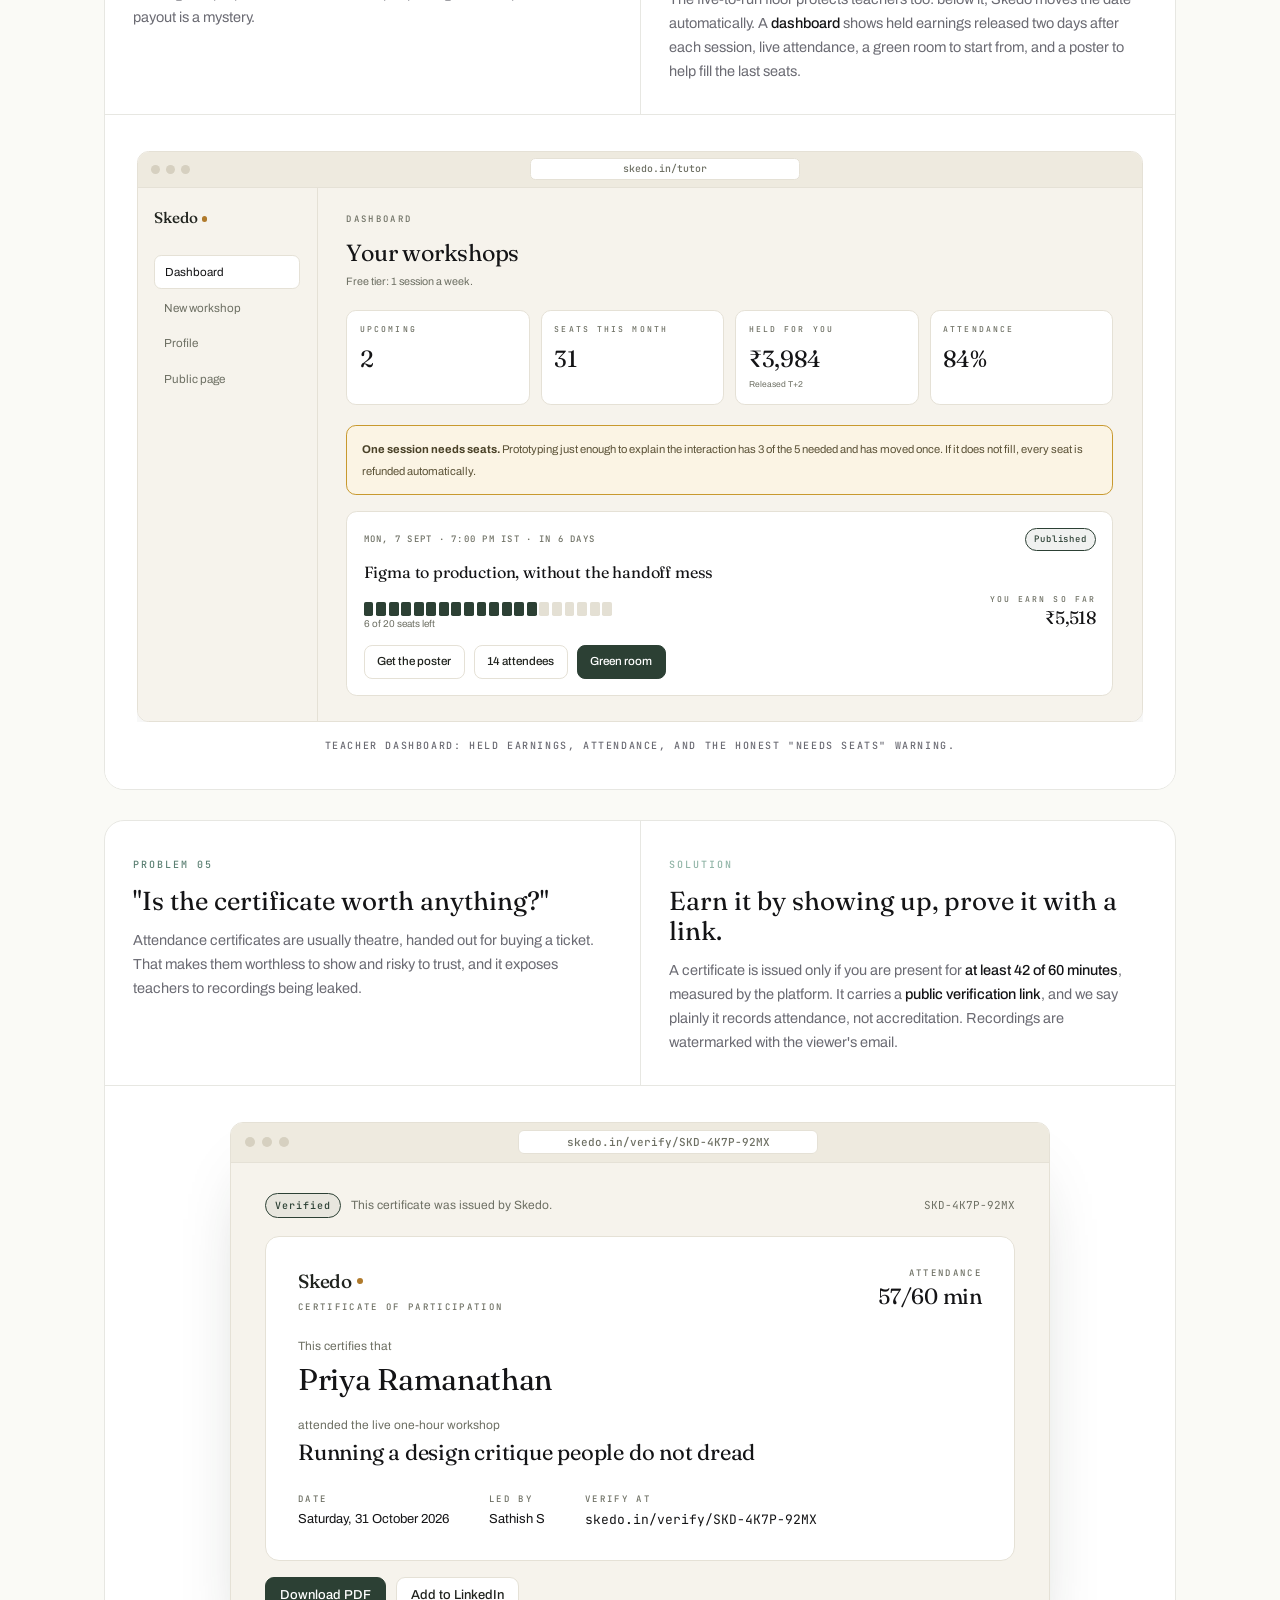
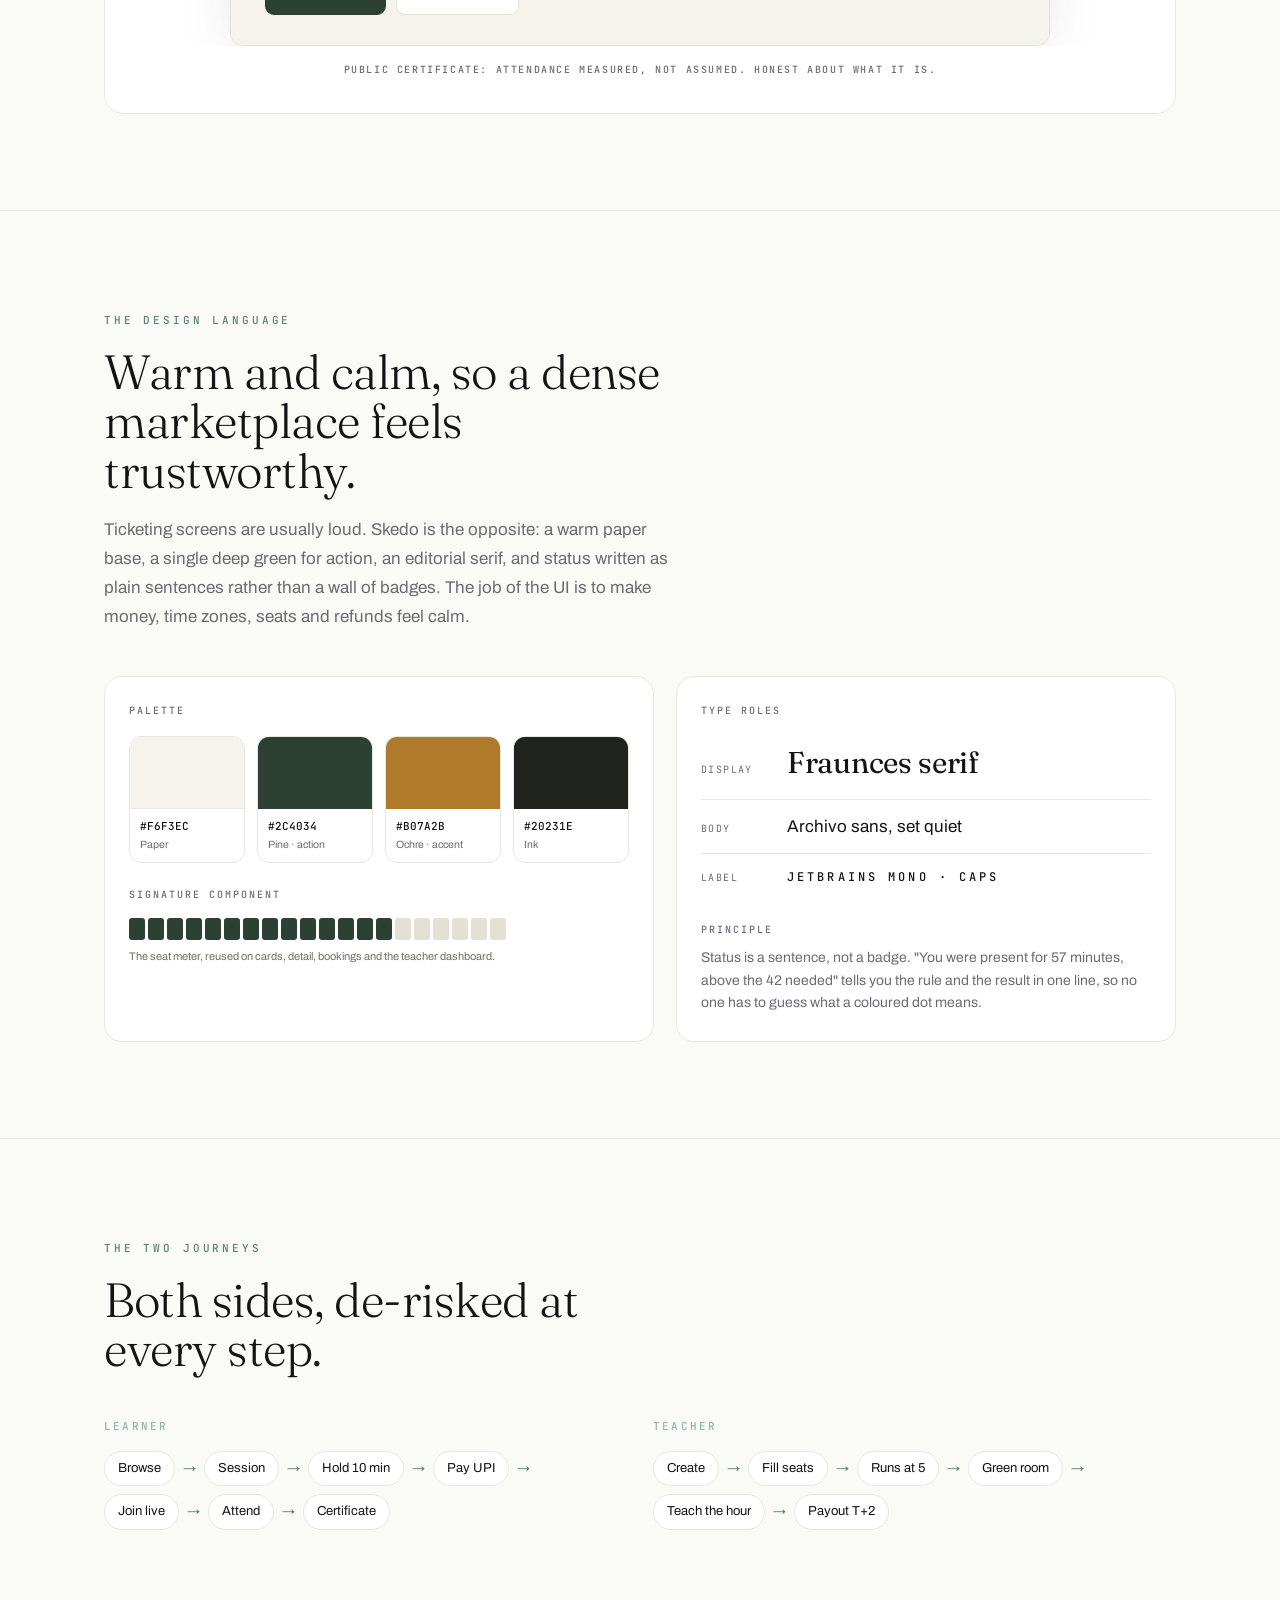
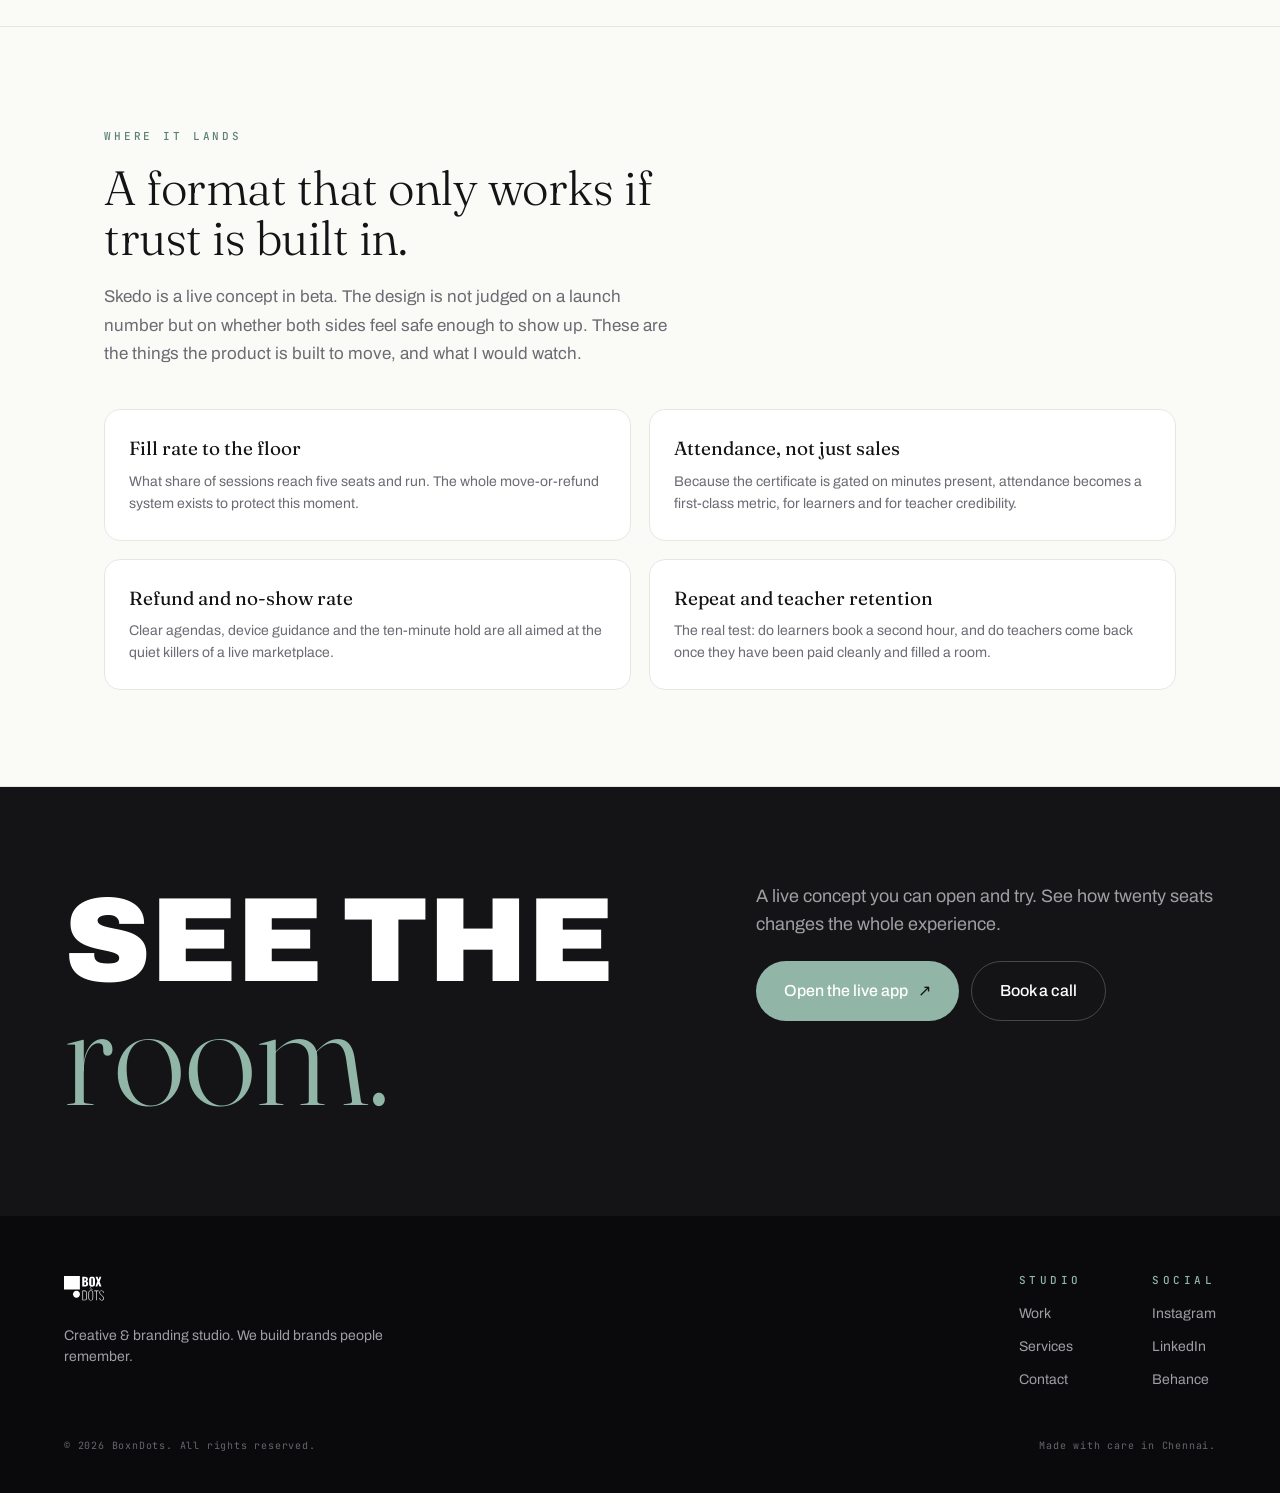
<file: work/skedo.html>
<!DOCTYPE html>
<html lang="en">
<head>
  <meta charset="UTF-8" />
  <meta name="viewport" content="width=device-width, initial-scale=1.0" />
  <title>Skedo · Product UX/UI Case Study · BoxnDots</title>
  <meta name="description" content="Case study: Skedo, a marketplace for one-hour, 20-seat live workshops. The problems we found on both sides of online learning, and the UX and UI we designed and shipped to solve them." />
  <link rel="icon" type="image/svg+xml" href="../assets/vectors/favicon.svg" />
  <link rel="canonical" href="https://boxndots-website.vercel.app/work/skedo.html" />
  <link rel="apple-touch-icon" href="../assets/icons/apple-touch-icon.png" />
  <meta property="og:type" content="article" />
  <meta property="og:site_name" content="BoxnDots" />
  <meta property="og:title" content="Skedo · Product UX/UI Case Study" />
  <meta property="og:description" content="Skedo, a marketplace for one-hour, 20-seat live workshops. The problems we found on both sides of online learning, and the UX we designed and shipped." />
  <meta property="og:url" content="https://boxndots-website.vercel.app/work/skedo.html" />
  <meta property="og:image" content="https://boxndots-website.vercel.app/assets/images/work/skedo/cover.jpg" />
  <meta name="twitter:card" content="summary_large_image" />
  <meta name="twitter:image" content="https://boxndots-website.vercel.app/assets/images/work/skedo/cover.jpg" />
  <link rel="preconnect" href="https://fonts.googleapis.com" />
  <link rel="preconnect" href="https://fonts.gstatic.com" crossorigin />
  <link href="https://fonts.googleapis.com/css2?family=Archivo:wght@200;300;400;500;600;900&family=Fraunces:opsz,wght@9..144,300;9..144,400;9..144,500&family=JetBrains+Mono:wght@500&display=swap" rel="stylesheet" />
  <link rel="stylesheet" href="../css/style.css?v=3" />
  <style>
  /* ===== Skedo case study - PAGE CHROME uses the BoxnDots system ===== */
  :root{
    --sk-paper:#fafaf6; --sk-paper2:#ffffff;
    --sk-ink:#141416; --sk-mut:#6b6b73;
    --sk-green:#91b5a7; --sk-green-d:#5c8073;
    --sk-dot:#5c8073; --sk-amber:#91b5a7;
    --sk-line:#e7e7e2; --sk-card:#ffffff;
    --sk-fill:#91b5a7; --sk-empty:#e7e7e2;
  }
  /* the rebuilt Skedo product screens keep the real Skedo palette (the work shown) */
  .device, .sk-demo{
    --sk-paper:#F6F3EC; --sk-paper2:#F1ECE1;
    --sk-ink:#20231E; --sk-mut:#6E7064;
    --sk-green:#2C4034; --sk-green-d:#1F2E25;
    --sk-dot:#B07A2B; --sk-amber:#C8992E;
    --sk-line:#E5E1D6; --sk-card:#FFFFFF;
    --sk-fill:#2C4034; --sk-empty:#E4E0D4;
  }
  body.case2{ background:var(--off); color:var(--ink); }
  .case2 a{ color:inherit; }
  .cw{ width:100%; max-width:1200px; margin-inline:auto; padding-inline:22px; }
  @media (min-width:768px){ .cw{ padding-inline:44px; } }
  @media (min-width:1024px){ .cw{ padding-inline:64px; } }
  @media (min-width:1440px){ .cw{ max-width:1240px; } }

  .mono{ font-family:var(--f-mono); font-weight:500; font-size:11px; letter-spacing:.26em; text-transform:uppercase; }
  .kick{ color:var(--sk-dot); }
  .kick--mut{ color:var(--sk-mut); }
  .serif{ font-family:var(--f-serif); font-weight:400; letter-spacing:-.01em; }

  /* nav */
  .nv{ position:sticky; top:0; z-index:40; background:rgba(246,243,236,.82); backdrop-filter:blur(10px); border-bottom:1px solid var(--sk-line); }
  .nv__in{ display:flex; align-items:center; justify-content:space-between; height:64px; }
  .nv__logo .logo{ height:28px; width:auto; color:var(--sk-ink); }
  .nv__r{ display:flex; align-items:center; gap:10px; }
  .nv__back{ font-size:14px; color:var(--sk-mut); transition:color .2s; }
  .nv__back:hover{ color:var(--sk-ink); }
  .case2 .nv__cta{ display:inline-flex; align-items:center; gap:8px; height:40px; padding:0 18px; border-radius:999px; background:var(--sk-green); color:#fff; font-weight:500; font-size:14px; transition:transform .25s, box-shadow .25s; }
  .nv__cta:hover{ transform:translateY(-1px); box-shadow:0 10px 24px rgba(44,64,52,.28); }
  @media (max-width:560px){ .nv__back{ display:none; } }

  /* hero */
  .hero2{ padding:64px 0 10px; }
  .tagrow{ display:flex; gap:12px; align-items:center; margin-bottom:22px; }
  .tagdot{ width:5px; height:5px; border-radius:50%; background:var(--sk-dot); }
  .hero2__t{ font-family:var(--f-serif); font-weight:400; line-height:1.0; font-size:clamp(40px,7.4vw,84px); letter-spacing:-.015em; margin:0; max-width:16ch; }
  .hero2__lead{ font-size:clamp(16px,2.6vw,20px); line-height:1.6; color:var(--sk-mut); max-width:60ch; margin:26px 0 0; }
  .hero2__lead strong{ color:var(--sk-ink); font-weight:500; }
  .hero2__row{ display:flex; flex-wrap:wrap; gap:12px; margin:32px 0 0; }
  .btnx{ display:inline-flex; align-items:center; gap:9px; height:50px; padding:0 24px; border-radius:999px; font-weight:500; font-size:15px; transition:transform .25s, box-shadow .25s, border-color .25s, color .25s; }
  .case2 .btnx--green{ background:var(--sk-green); color:#fff; }
  .btnx--green:hover{ transform:translateY(-2px); box-shadow:0 14px 32px rgba(44,64,52,.3); }
  .case2 .btnx--ghost{ border:1px solid var(--sk-line); color:var(--sk-ink); background:rgba(255,255,255,.4); }
  .btnx--ghost:hover{ transform:translateY(-2px); border-color:var(--sk-green); color:var(--sk-green); }

  /* meta */
  .meta2{ border-top:1px solid var(--sk-line); border-bottom:1px solid var(--sk-line); margin-top:56px; }
  .meta2__g{ display:grid; grid-template-columns:1fr 1fr; gap:26px 18px; padding:38px 0; }
  @media (min-width:768px){ .meta2__g{ grid-template-columns:repeat(4,1fr); } }
  .meta2__k{ font-family:var(--f-mono); font-weight:500; font-size:10px; letter-spacing:.22em; text-transform:uppercase; color:var(--sk-mut); }
  .meta2__v{ font-size:15px; line-height:1.5; margin-top:9px; }

  /* sections */
  .sec2{ padding:70px 0; border-bottom:1px solid var(--sk-line); }
  @media (min-width:1024px){ .sec2{ padding:96px 0; } }
  .sec2__head{ max-width:64ch; }
  .sec2__t{ font-family:var(--f-serif); font-weight:300; line-height:1.04; font-size:clamp(28px,5vw,48px); letter-spacing:-.01em; margin:16px 0 0; }
  .sec2__p{ font-size:clamp(15px,2.3vw,17px); line-height:1.7; color:var(--sk-mut); margin:20px 0 0; max-width:62ch; }
  .sec2__p strong{ color:var(--sk-ink); font-weight:500; }
  .sec2__p + .sec2__p{ margin-top:14px; }

  /* problem cards */
  .probs{ display:grid; grid-template-columns:1fr; gap:18px; margin-top:44px; }
  @media (min-width:860px){ .probs{ grid-template-columns:repeat(3,1fr); } }
  .prob{ background:var(--sk-card); border:1px solid var(--sk-line); border-radius:16px; padding:26px 24px; }
  .prob__n{ font-family:var(--f-mono); font-weight:500; font-size:11px; letter-spacing:.2em; color:var(--sk-dot); }
  .prob__t{ font-family:var(--f-serif); font-weight:400; font-size:21px; line-height:1.15; margin:14px 0 0; }
  .prob__p{ font-size:14.5px; line-height:1.6; color:var(--sk-mut); margin:12px 0 0; }
  .pull{ font-family:var(--f-serif); font-weight:300; font-size:clamp(22px,3.6vw,30px); line-height:1.3; letter-spacing:-.01em; margin:40px 0 0; max-width:30ch; }
  .pull em{ font-style:normal; color:var(--sk-green); }

  /* the bet / format strip */
  .bet{ display:grid; grid-template-columns:1fr; gap:1px; margin-top:44px; background:var(--sk-line); border:1px solid var(--sk-line); border-radius:16px; overflow:hidden; }
  @media (min-width:700px){ .bet{ grid-template-columns:repeat(4,1fr); } }
  .bet__c{ background:var(--sk-paper); padding:26px 22px; }
  .bet__n{ font-family:var(--f-serif); font-weight:400; font-size:34px; color:var(--sk-green); line-height:1; }
  .bet__l{ font-size:13px; color:var(--sk-mut); margin-top:10px; line-height:1.5; }

  /* problem -> solution blocks */
  .ps{ margin-top:48px; }
  .ps + .ps{ margin-top:30px; }
  .ps__card{ background:var(--sk-card); border:1px solid var(--sk-line); border-radius:20px; overflow:hidden; }
  .ps__top{ display:grid; grid-template-columns:1fr; gap:0; }
  @media (min-width:820px){ .ps__top{ grid-template-columns:1fr 1fr; } }
  .ps__cell{ padding:30px 28px; }
  .ps__cell + .ps__cell{ border-top:1px solid var(--sk-line); }
  @media (min-width:820px){ .ps__cell + .ps__cell{ border-top:0; border-left:1px solid var(--sk-line); } }
  .ps__tag{ font-family:var(--f-mono); font-weight:500; font-size:10px; letter-spacing:.2em; text-transform:uppercase; }
  .ps__tag--p{ color:var(--sk-dot); }
  .ps__tag--s{ color:var(--sk-green); }
  .ps__h{ font-family:var(--f-serif); font-weight:400; font-size:clamp(20px,2.8vw,26px); line-height:1.15; margin:12px 0 0; }
  .ps__d{ font-size:14.5px; line-height:1.65; color:var(--sk-mut); margin:12px 0 0; }
  .ps__d strong{ color:var(--sk-ink); font-weight:500; }
  .ps__shot{ border-top:1px solid var(--sk-line); padding:28px 20px; background:var(--sk-paper2); }
  @media (min-width:768px){ .ps__shot{ padding:36px 32px; } }
  .ps__cap{ font-family:var(--f-mono); font-weight:500; font-size:10px; letter-spacing:.16em; text-transform:uppercase; color:var(--sk-mut); margin:16px 0 0; text-align:center; }

  /* device frame + scaler */
  .device{ width:100%; overflow-x:auto; overflow-y:hidden; -webkit-overflow-scrolling:touch; }
  .device::-webkit-scrollbar{ height:5px; } .device::-webkit-scrollbar-thumb{ background:var(--sk-line); border-radius:3px; }
  .device__in{ margin:0 auto; }
  .win{ border-radius:13px; overflow:hidden; border:1px solid var(--sk-line); background:#fff; box-shadow:0 34px 70px -38px rgba(32,40,30,.42); }
  .win__bar{ height:40px; display:flex; align-items:center; gap:12px; padding:0 14px; background:#EEEADF; border-bottom:1px solid var(--sk-line); }
  .win__dots{ display:flex; gap:7px; } .win__dots i{ width:10px; height:10px; border-radius:50%; background:#D6D0C0; }
  .win__url{ flex:1; max-width:300px; margin:0 auto; height:24px; border-radius:6px; background:#fff; border:1px solid var(--sk-line); display:flex; align-items:center; justify-content:center; gap:6px; font:500 11px/1 var(--f-mono); color:var(--sk-mut); }
  .win__pad{ background:var(--sk-paper); }

  /* skedo app bits */
  .sw-logo{ font-family:var(--f-serif); font-weight:500; font-size:19px; letter-spacing:-.01em; color:var(--sk-ink); display:inline-flex; align-items:center; gap:5px; }
  .sw-logo b{ width:6px; height:6px; border-radius:50%; background:var(--sk-dot); display:inline-block; }
  .sw-nav{ display:flex; align-items:center; gap:20px; font-size:13px; color:var(--sk-mut); }
  .sw-nav .act{ color:var(--sk-ink); background:#fff; border:1px solid var(--sk-line); border-radius:999px; padding:5px 12px; }
  .sw-top{ display:flex; align-items:center; justify-content:space-between; padding:18px 26px; border-bottom:1px solid var(--sk-line); background:var(--sk-paper); }

  /* seat meter */
  .seats{ display:flex; gap:3px; flex-wrap:wrap; }
  .seats i{ width:11px; height:15px; border-radius:2px; background:var(--sk-empty); display:block; }
  .seats i.on{ background:var(--sk-fill); }
  .seats i.need{ background:var(--sk-amber); }
  .seats--lg i{ width:16px; height:22px; border-radius:3px; }

  /* session card */
  .scard{ background:#fff; border:1px solid var(--sk-line); border-radius:14px; padding:18px; display:flex; flex-direction:column; gap:12px; }
  .scard__date{ font-family:var(--f-mono); font-weight:500; font-size:10px; letter-spacing:.14em; color:var(--sk-mut); }
  .scard__ttl{ font-family:var(--f-serif); font-weight:400; font-size:18px; line-height:1.15; color:var(--sk-ink); }
  .scard__desc{ font-size:12.5px; line-height:1.5; color:var(--sk-mut); }
  .scard__foot{ display:flex; align-items:center; justify-content:space-between; }
  .scard__host{ display:flex; align-items:center; gap:8px; font-size:12px; color:var(--sk-ink); }
  .ava{ width:26px; height:26px; border-radius:50%; background:var(--sk-green); color:#fff; font:600 10px/1 var(--f-sans); display:inline-flex; align-items:center; justify-content:center; letter-spacing:.04em; }
  .pill{ font-family:var(--f-mono); font-weight:500; font-size:10px; letter-spacing:.1em; color:var(--sk-mut); background:var(--sk-paper2); border:1px solid var(--sk-line); border-radius:999px; padding:4px 9px; }
  .price{ font-family:var(--f-serif); font-weight:500; font-size:18px; }
  .seatnote{ font-size:11px; color:var(--sk-mut); margin-top:2px; }

  .btn-upi{ width:100%; height:44px; border-radius:10px; background:var(--sk-green); color:#fff; font-weight:500; font-size:14px; display:flex; align-items:center; justify-content:center; }
  .btn-line{ height:38px; border-radius:9px; border:1px solid var(--sk-line); background:#fff; color:var(--sk-ink); font-weight:500; font-size:13px; display:inline-flex; align-items:center; justify-content:center; padding:0 14px; }
  .btn-line--g{ background:var(--sk-green); color:#fff; border-color:var(--sk-green); }

  /* design system blocks */
  .ds{ display:grid; grid-template-columns:1fr; gap:22px; margin-top:44px; }
  @media (min-width:860px){ .ds{ grid-template-columns:1.1fr 1fr; } }
  .panel{ background:var(--sk-card); border:1px solid var(--sk-line); border-radius:18px; padding:26px 24px; }
  .panel__k{ font-family:var(--f-mono); font-weight:500; font-size:10px; letter-spacing:.2em; text-transform:uppercase; color:var(--sk-mut); }
  .sw4{ display:grid; grid-template-columns:repeat(4,1fr); gap:12px; margin-top:18px; }
  .swv{ border:1px solid var(--sk-line); border-radius:12px; overflow:hidden; }
  .swv__c{ height:72px; }
  .swv__b{ padding:9px 10px; }
  .swv__h{ font-family:var(--f-mono); font-size:11px; font-weight:500; }
  .swv__n{ font-size:10.5px; color:var(--sk-mut); margin-top:3px; }
  .typerow{ display:flex; align-items:baseline; gap:14px; padding:14px 0; border-bottom:1px solid var(--sk-line); }
  .typerow:last-child{ border-bottom:0; }
  .typerow small{ font-family:var(--f-mono); font-size:10px; letter-spacing:.14em; color:var(--sk-mut); width:72px; flex:0 0 auto; text-transform:uppercase; }

  /* flow */
  .flow{ display:grid; grid-template-columns:1fr; gap:26px; margin-top:44px; }
  @media (min-width:800px){ .flow{ grid-template-columns:1fr 1fr; } }
  .track__k{ font-family:var(--f-mono); font-weight:500; font-size:11px; letter-spacing:.2em; text-transform:uppercase; color:var(--sk-green); }
  .track__steps{ display:flex; flex-wrap:wrap; gap:8px; margin-top:16px; }
  .step{ display:inline-flex; align-items:center; gap:8px; font-size:13px; }
  .step span{ background:#fff; border:1px solid var(--sk-line); border-radius:999px; padding:7px 13px; }
  .step i{ color:var(--sk-dot); font-style:normal; }

  /* outcome */
  .outs{ display:grid; grid-template-columns:1fr; gap:18px; margin-top:40px; }
  @media (min-width:768px){ .outs{ grid-template-columns:repeat(2,1fr); } }
  .out{ background:var(--sk-card); border:1px solid var(--sk-line); border-radius:16px; padding:24px; }
  .out__t{ font-family:var(--f-serif); font-size:19px; margin-bottom:8px; }
  .out__p{ font-size:14px; line-height:1.6; color:var(--sk-mut); }

  /* cta + footer */
  .cta2{ padding:92px 0; text-align:center; }
  .cta2__t{ font-family:var(--f-serif); font-weight:300; font-size:clamp(34px,7vw,66px); line-height:1.02; letter-spacing:-.015em; }
  .cta2__row{ display:flex; flex-wrap:wrap; gap:12px; justify-content:center; margin-top:30px; }
  .ft{ border-top:1px solid var(--sk-line); padding:38px 0; }
  .ft__in{ display:flex; flex-wrap:wrap; gap:16px; align-items:center; justify-content:space-between; }
  .ft__links{ display:flex; gap:20px; flex-wrap:wrap; }
  .ft__links a{ font-size:14px; color:var(--sk-mut); } .ft__links a:hover{ color:var(--sk-ink); }
  .ft__c{ font-size:13px; color:var(--sk-mut); }

  /* reveal (bndRevealSafety keyframe defined in style.css forces visibility
     after 2.4s even if the reveal JS never runs, so content is never stuck) */
  .rv{ opacity:0; transform:translateY(20px); transition:opacity .7s cubic-bezier(.22,1,.36,1), transform .7s cubic-bezier(.22,1,.36,1); animation:bndRevealSafety .01s linear 2.4s forwards; }
  .rv.in{ opacity:1; transform:none; }
  .rvf{ opacity:0; transition:opacity .8s ease; animation:bndRevealSafety .01s linear 2.4s forwards; } .rvf.in{ opacity:1; }

  /* modal */
  #bookModal{ position:fixed; inset:0; z-index:80; display:flex; align-items:center; justify-content:center; padding:20px; }
  #bookModal[hidden]{ display:none; }
  html:not(.js) .rv, html:not(.js) .rvf{ opacity:1; transform:none; }
  @media (prefers-reduced-motion:reduce){ .rv,.rvf{ opacity:1; transform:none; transition:none; } }
  </style>
  <script>document.documentElement.classList.add('js');</script>
</head>
<body class="case2">

  <svg width="0" height="0" style="position:absolute" aria-hidden="true" focusable="false">
    <symbol id="logo" viewBox="0 0 88 64">
      <path d="M33.8837 8.63479H0V37.3754H33.8837V8.63479Z" fill="currentColor"/>
      <path d="M26.5755 54.819C30.6117 54.819 33.8837 51.5463 33.8837 47.5092C33.8837 43.4722 30.6117 40.1995 26.5755 40.1995C22.5392 40.1995 19.2672 43.4722 19.2672 47.5092C19.2672 51.5463 22.5392 54.819 26.5755 54.819Z" fill="currentColor"/>
      <path d="M38.908 31V10.2948H44.3015C45.1877 10.2948 46.0227 10.3629 46.8066 10.4993C47.6076 10.6356 48.3148 10.8997 48.9283 11.2917C49.5417 11.6666 50.0189 12.2119 50.3597 12.9277C50.7176 13.6264 50.8965 14.5551 50.8965 15.7139C50.8965 16.5489 50.7687 17.2562 50.5131 17.8356C50.2745 18.3979 49.9252 18.8495 49.4651 19.1904C49.022 19.5312 48.4852 19.7612 47.8547 19.8805C48.6556 19.9828 49.3287 20.2469 49.8741 20.673C50.4194 21.0819 50.8284 21.6358 51.101 22.3345C51.3907 23.0332 51.5356 23.8767 51.5356 24.8651C51.5356 25.9387 51.3907 26.8675 51.101 27.6514C50.8284 28.4182 50.4279 29.0488 49.8996 29.543C49.3713 30.0372 48.7152 30.4036 47.9313 30.6421C47.1645 30.8807 46.2783 31 45.2729 31H38.908ZM43.4836 27.8047H44.4549C45.4604 27.8047 46.1505 27.5491 46.5254 27.0379C46.9174 26.5266 47.1134 25.7768 47.1134 24.7884C47.1134 24.0045 47.0282 23.3825 46.8577 22.9224C46.6873 22.4623 46.4061 22.13 46.0142 21.9255C45.6222 21.704 45.094 21.5932 44.4293 21.5932H43.4836V27.8047ZM43.4836 18.5769H44.3782C45.0769 18.5769 45.6052 18.4746 45.9631 18.2701C46.3209 18.0486 46.5595 17.7333 46.6788 17.3243C46.8151 16.9153 46.8833 16.4211 46.8833 15.8417C46.8833 15.2964 46.7811 14.8448 46.5766 14.4869C46.3891 14.112 46.0994 13.8309 45.7074 13.6434C45.3325 13.4559 44.8554 13.3622 44.276 13.3622H43.4836V18.5769ZM59.866 31.3067C58.3152 31.3067 57.0883 31.0341 56.1851 30.4888C55.2819 29.9434 54.6343 29.1595 54.2424 28.1371C53.8504 27.1146 53.6544 25.8961 53.6544 24.4817V16.7875C53.6544 15.3561 53.8504 14.1376 54.2424 13.1322C54.6343 12.1267 55.2819 11.3599 56.1851 10.8316C57.0883 10.2863 58.3152 10.0136 59.866 10.0136C61.4338 10.0136 62.6693 10.2863 63.5725 10.8316C64.4927 11.3599 65.1488 12.1267 65.5408 13.1322C65.9327 14.1376 66.1287 15.3561 66.1287 16.7875V24.4817C66.1287 25.8961 65.9327 27.1146 65.5408 28.1371C65.1488 29.1595 64.4927 29.9434 63.5725 30.4888C62.6693 31.0341 61.4338 31.3067 59.866 31.3067ZM59.866 28.0604C60.3432 28.0604 60.6925 27.9411 60.914 27.7025C61.1356 27.4639 61.2804 27.1572 61.3486 26.7823C61.4168 26.4074 61.4508 26.0239 61.4508 25.632V15.6628C61.4508 15.2538 61.4168 14.8704 61.3486 14.5125C61.2804 14.1376 61.1356 13.8309 60.914 13.5923C60.6925 13.3537 60.3432 13.2344 59.866 13.2344C59.4229 13.2344 59.0906 13.3537 58.8691 13.5923C58.6475 13.8309 58.5027 14.1376 58.4345 14.5125C58.3664 14.8704 58.3323 15.2538 58.3323 15.6628V25.632C58.3323 26.0239 58.3578 26.4074 58.409 26.7823C58.4771 27.1572 58.6135 27.4639 58.818 27.7025C59.0395 27.9411 59.3888 28.0604 59.866 28.0604ZM67.1342 31L71.1474 19.855L67.3131 10.2948H71.6331L73.9081 15.8929L75.7486 10.2948H79.5573L75.9275 21.0564L79.9663 31H75.6719L73.1413 24.814L70.9174 31H67.1342Z" fill="currentColor"/>
      <path d="M39.2914 60.4025V39.6973H43.8159C45.1962 39.6973 46.2698 39.9614 47.0367 40.4897C47.8035 41.018 48.3403 41.7337 48.6471 42.6369C48.9538 43.5401 49.1072 44.5455 49.1072 45.6532V54.242C49.1072 55.4179 48.9538 56.4745 48.6471 57.4117C48.3403 58.332 47.8121 59.0647 47.0622 59.6101C46.3295 60.1383 45.2899 60.4025 43.9437 60.4025H39.2914ZM40.6717 59.3033H43.867C44.9917 59.3033 45.8267 59.0647 46.3721 58.5876C46.9174 58.1104 47.2753 57.4799 47.4457 56.696C47.6161 55.8951 47.7013 55.0259 47.7013 54.0887V45.7555C47.7013 44.75 47.599 43.8809 47.3945 43.1481C47.19 42.3983 46.8066 41.8274 46.2443 41.4355C45.6819 41.0265 44.8724 40.822 43.8159 40.822H40.6717V59.3033ZM57.1746 60.6837C55.8283 60.6837 54.7803 60.4195 54.0305 59.8912C53.2977 59.3459 52.7865 58.6131 52.4968 57.6929C52.2071 56.7556 52.0622 55.6991 52.0622 54.5232V45.4743C52.0622 44.2984 52.2156 43.2589 52.5223 42.3557C52.8291 41.4525 53.3488 40.7453 54.0816 40.2341C54.8314 39.7228 55.8624 39.4672 57.1746 39.4672C58.4868 39.4672 59.5093 39.7228 60.242 40.2341C60.9919 40.7453 61.5201 41.4525 61.8269 42.3557C62.1336 43.2589 62.287 44.2984 62.287 45.4743V54.5488C62.287 55.7246 62.1422 56.7727 61.8524 57.6929C61.5627 58.6131 61.043 59.3459 60.2932 59.8912C59.5604 60.4195 58.5209 60.6837 57.1746 60.6837ZM57.1746 59.5334C58.163 59.5334 58.9213 59.3374 59.4496 58.9455C59.9949 58.5535 60.3699 58.0082 60.5743 57.3095C60.7788 56.5937 60.8811 55.7672 60.8811 54.83V45.2698C60.8811 44.3325 60.7788 43.5145 60.5743 42.8158C60.3699 42.1171 60.0035 41.5803 59.4752 41.2054C58.9469 40.8135 58.18 40.6175 57.1746 40.6175C56.1862 40.6175 55.4193 40.8135 54.874 41.2054C54.3457 41.5803 53.9794 42.1171 53.7749 42.8158C53.5704 43.5145 53.4681 44.3325 53.4681 45.2698V54.83C53.4681 55.7672 53.5704 56.5937 53.7749 57.3095C53.9794 58.0082 54.3457 58.5535 54.874 58.9455C55.4193 59.3374 56.1862 59.5334 57.1746 59.5334ZM68.4123 60.4025V40.822H64.2713V39.6973H73.8314V40.822H69.7926V60.4025H68.4123ZM80.4025 60.6581C79.3118 60.6581 78.4086 60.4366 77.6929 59.9935C76.9942 59.5504 76.4574 58.9284 76.0825 58.1275C75.7246 57.3265 75.5031 56.3807 75.4179 55.2901L76.6193 54.9067C76.7386 55.8098 76.9175 56.6108 77.1561 57.3095C77.4117 58.0082 77.7951 58.5535 78.3064 58.9455C78.8176 59.3204 79.5248 59.5078 80.428 59.5078C81.4505 59.5078 82.2515 59.2522 82.8309 58.741C83.4273 58.2297 83.7255 57.3776 83.7255 56.1848C83.7255 55.2816 83.487 54.4721 83.0098 53.7564C82.5497 53.0236 81.8936 52.2397 81.0415 51.4047L77.2583 47.647C76.6278 46.9995 76.1677 46.3519 75.878 45.7043C75.5883 45.0568 75.4434 44.3922 75.4434 43.7105C75.4434 42.3472 75.861 41.2991 76.696 40.5664C77.548 39.8336 78.6472 39.4672 79.9935 39.4672C80.6922 39.4672 81.3227 39.5609 81.8851 39.7484C82.4474 39.9188 82.9331 40.2085 83.3421 40.6175C83.7681 41.0094 84.1004 41.5377 84.339 42.2023C84.5776 42.867 84.731 43.6849 84.7991 44.6563L83.6233 44.9375C83.5551 43.9661 83.3932 43.1567 83.1376 42.5091C82.882 41.8615 82.5071 41.3844 82.0129 41.0776C81.5187 40.7538 80.8541 40.5919 80.019 40.5919C79.0818 40.5919 78.2979 40.8305 77.6673 41.3077C77.0368 41.7848 76.7215 42.5517 76.7215 43.6083C76.7215 44.1365 76.8238 44.6478 77.0283 45.142C77.2498 45.6362 77.6503 46.173 78.2297 46.7524L81.9618 50.4333C82.7968 51.2513 83.5125 52.1289 84.109 53.0662C84.7224 53.9864 85.0292 55.0004 85.0292 56.1081C85.0292 57.1476 84.8332 58.0082 84.4413 58.6898C84.0493 59.3544 83.504 59.8486 82.8053 60.1724C82.1066 60.4962 81.3057 60.6581 80.4025 60.6581Z" fill="currentColor"/>
      <path d="M60.8193 37.7443L56.836 33.641C56.492 33.2971 56.2401 32.9611 56.0801 32.6332C55.9201 32.3052 55.8402 31.9573 55.8402 31.5893C55.8402 31.1654 55.9321 30.7935 56.1161 30.4735C56.3081 30.1536 56.572 29.9016 56.908 29.7177C57.2439 29.5337 57.6279 29.4417 58.0598 29.4417C58.3637 29.4417 58.6397 29.4857 58.8876 29.5737C59.1436 29.6617 59.3716 29.7857 59.5715 29.9456C59.7715 30.0976 59.9395 30.2856 60.0754 30.5095L59.6315 30.9295C59.4396 30.6415 59.2156 30.4215 58.9596 30.2696C58.7037 30.1096 58.4077 30.0296 58.0718 30.0296C57.5919 30.0296 57.2039 30.1736 56.908 30.4615C56.612 30.7495 56.4641 31.1334 56.4641 31.6133C56.4641 31.9253 56.532 32.2092 56.668 32.4652C56.804 32.7212 57.032 33.0131 57.3519 33.3411L61.6112 37.7443H60.8193ZM57.6039 37.8643C57.0999 37.8643 56.652 37.7603 56.2601 37.5524C55.8761 37.3444 55.5722 37.0604 55.3482 36.7005C55.1323 36.3406 55.0243 35.9246 55.0243 35.4527C55.0243 34.9488 55.1603 34.4849 55.4322 34.0609C55.7042 33.629 56.0761 33.3011 56.548 33.0771L56.872 33.473C56.504 33.649 56.2041 33.917 55.9721 34.2769C55.7482 34.6288 55.6362 35.0208 55.6362 35.4527C55.6362 35.8126 55.7202 36.1286 55.8881 36.4005C56.0641 36.6725 56.3001 36.8885 56.596 37.0484C56.9 37.2004 57.2439 37.2764 57.6279 37.2764C58.0678 37.2764 58.4637 37.1764 58.8157 36.9765C59.1676 36.7765 59.4356 36.5085 59.6195 36.1726L60.0275 36.6165C59.8755 36.8645 59.6715 37.0844 59.4156 37.2764C59.1676 37.4604 58.8876 37.6043 58.5757 37.7083C58.2718 37.8123 57.9478 37.8643 57.6039 37.8643Z" fill="currentColor"/>
    </symbol>
  </svg>

  <!-- NAV -->
  <header class="nav" id="top">
    <div class="wrap nav__inner">
      <a class="nav__logo" href="../index.html#top" aria-label="BoxnDots home"><svg class="logo" viewBox="0 0 88 64" role="img" aria-hidden="true"><use href="#logo"></use></svg></a>
      <div class="nav__right">
        <nav class="nav__links" aria-label="Primary">
          <a href="../index.html#work">Work</a>
          <a href="../index.html#expertise">Services</a>
          <a href="../index.html#contact">Contact</a>
        </nav>
        <a class="btn btn--sm nav__cta" href="#" data-book>Book a call</a>
      </div>
      <button class="nav__burger" aria-label="Open menu" aria-expanded="false" aria-controls="mobileMenu"><span></span><span></span></button>
    </div>
  </header>
  <div class="menu" id="mobileMenu" hidden>
    <button class="menu__close" aria-label="Close menu">&times;</button>
    <nav class="menu__links" aria-label="Mobile">
      <a href="../index.html#work">Work</a>
      <a href="../index.html#expertise">Services</a>
      <a href="../index.html#contact">Contact</a>
    </nav>
    <a class="btn menu__cta" href="#" data-book>Book a call</a>
  </div>

  <!-- HERO -->
  <section class="section hero bg-off">
    <div class="wrap">
      <a class="nav__back rv" href="../index.html#work">&larr; All work</a>
      <div class="cs-kick rv" style="margin-top:16px;"><span class="eyebrow">Product · UX / UI</span><span class="dot"></span><span class="eyebrow" style="color:var(--mut);">Live · 20 seats · one hour</span></div>
      <h1 class="cs-hero__title sec-title rv"><span class="t-black">TWENTY</span><span class="t-serif">seats.</span></h1>
      <p class="cs-lead rv"><strong>Skedo</strong> is a marketplace for one-hour live workshops. Forty minutes of someone building in front of you, then twenty minutes where you can actually ask. We designed the product end to end, the learner side and the teacher side, around one promise and the trust it takes to keep it.</p>
      <div class="cs-actions rv">
        <a class="btn btn--accent" href="https://skedo-livid.vercel.app/" target="_blank" rel="noopener">See it live <span aria-hidden="true">↗</span></a>
        <a class="btn btn--line" href="#problem">Read the case study</a>
      </div>
    </div>
  </section>

  <!-- HERO SCREEN: Browse -->
  <section class="cw" style="padding-top:44px;">
    <div class="device rvf"><div class="device__in" data-w="1160" style="width:1160px">
      <div class="win">
        <div class="win__bar"><div class="win__dots"><i></i><i></i><i></i></div><div class="win__url">skedo.in</div></div>
        <div class="win__pad">
          <div class="sw-top">
            <span class="sw-logo">Skedo<b></b></span>
            <nav class="sw-nav"><span class="act">Browse</span><span>My bookings</span><span>Teach</span></nav>
          </div>
          <div style="padding:40px 46px 34px;">
            <div class="mono kick--mut" style="font-size:11px;">Live · 20 seats · one hour</div>
            <h2 class="serif" style="font-weight:300; font-size:46px; line-height:1.03; max-width:16ch; margin:16px 0 0;">Learn one thing properly, in an hour, from someone who does it.</h2>
            <p style="color:var(--sk-mut); font-size:15px; line-height:1.55; max-width:52ch; margin:18px 0 0;">Forty minutes of someone building in front of you, then twenty minutes where you can actually ask. Twenty seats, so your question gets answered.</p>
            <div style="display:flex; gap:12px; margin-top:26px;">
              <span class="btn-upi" style="width:auto; padding:0 22px;">See upcoming sessions</span>
              <span class="btn-line" style="height:44px; padding:0 20px;">Teach on Skedo</span>
            </div>
          </div>
          <div style="padding:0 46px 44px;">
            <div style="display:flex; align-items:baseline; justify-content:space-between; border-top:1px solid var(--sk-line); padding-top:26px;">
              <h3 class="serif" style="font-size:24px;">Upcoming</h3>
              <span style="font-size:12px; color:var(--sk-mut);">3 open for booking</span>
            </div>
            <div style="display:grid; grid-template-columns:repeat(3,1fr); gap:16px; margin-top:20px;">
              <div class="scard">
                <div style="display:flex; justify-content:space-between; align-items:baseline;"><span class="scard__date">MON, 7 SEPT · 7:00 PM IST</span><span class="price">₹499</span></div>
                <div class="scard__ttl">Figma to production, without the handoff mess</div>
                <div class="scard__desc">Take one real screen from a Figma file to shipped code, tokens, components, and the decisions that cause rework.</div>
                <div><div class="seats" data-taken="14" data-need="0"></div><div class="seatnote">6 of 20 seats left</div></div>
                <div class="scard__foot"><span class="scard__host"><span class="ava">SS</span>Sathish S</span><span class="pill">in 6 days</span></div>
              </div>
              <div class="scard">
                <div style="display:flex; justify-content:space-between; align-items:baseline;"><span class="scard__date">MON, 14 SEPT · 8:00 PM IST</span><span class="price">₹799</span></div>
                <div class="scard__ttl">Design tokens that survive a real codebase</div>
                <div class="scard__desc">Why most token systems collapse in month three, and how to structure one that does not.</div>
                <div><div class="seats" data-taken="3" data-need="2"></div><div class="seatnote">17 of 20 seats left · needs 2 more to run</div></div>
                <div class="scard__foot"><span class="scard__host"><span class="ava">SS</span>Sathish S</span><span class="pill">in 13 days</span></div>
              </div>
              <div class="scard" style="opacity:.62;">
                <div style="display:flex; justify-content:space-between; align-items:baseline;"><span class="scard__date">THU, 3 SEPT · 6:30 PM IST</span><span class="price" style="font-size:14px;">Free</span></div>
                <div class="scard__ttl">Accessible components: the five things that matter most</div>
                <div class="scard__desc">A free intro session. Focus, labels, contrast, motion, and keyboard order.</div>
                <div><div class="seats" data-taken="20" data-need="0"></div><div class="seatnote">Sold out</div></div>
                <div class="scard__foot"><span class="scard__host"><span class="ava" style="background:#7A6A52;">MK</span>Meera Krishnan</span><span class="pill">Sold out</span></div>
              </div>
            </div>
          </div>
        </div>
      </div>
    </div></div>
    <div class="ps__cap">The live Skedo home, rebuilt. The seat meter sits on every card.</div>
  </section>

  <!-- META -->
  <section class="meta2">
    <div class="cw meta2__g">
      <div class="rv"><div class="meta2__k">My role</div><div class="meta2__v">Product design, UX and UI, end to end</div></div>
      <div class="rv"><div class="meta2__k">Platform</div><div class="meta2__v">Responsive web app, learner and teacher</div></div>
      <div class="rv"><div class="meta2__k">Scope</div><div class="meta2__v">Problem framing, flows, UI system, live build</div></div>
      <div class="rv"><div class="meta2__k">Status</div><div class="meta2__v">Live concept, in beta</div></div>
    </div>
  </section>

  <!-- PROBLEM -->
  <section class="sec2" id="problem">
    <div class="cw">
      <div class="sec2__head rv">
        <span class="mono kick">The problem</span>
        <h2 class="sec2__t">Online learning is broken at both ends.</h2>
        <p class="sec2__p">People do not have a learning problem. They have a very specific one: they want to understand <strong>one concrete thing</strong>, properly, from someone who actually does it. Today they get pushed to one of two extremes, and neither answers the question in their head.</p>
      </div>
      <div class="probs">
        <div class="prob rv"><div class="prob__n">01 · Too passive</div><div class="prob__t">Recorded courses you never finish</div><div class="prob__p">You buy a twelve-hour course, watch forty minutes, and stop. Completion rates are famously low, and when you do get stuck, there is no one to ask. The course cannot see you.</div></div>
        <div class="prob rv"><div class="prob__n">02 · Too crowded</div><div class="prob__t">Webinars where you are a spectator</div><div class="prob__p">A free live session sounds better, until two hundred people show up. The host reads slides and answers three questions from the chat. Your hand never gets picked. It is a broadcast, not help.</div></div>
        <div class="prob rv"><div class="prob__n">03 · The real want</div><div class="prob__t">One thing, done in front of you</div><div class="prob__p">The thing people will happily pay for is small and specific: watch a practitioner do the real work for an hour, and be able to ask about your exact situation. Nothing was built for that shape.</div></div>
      </div>
      <p class="pull rv">So the brief was never <em>build another course platform.</em> It was: guarantee that your question gets answered.</p>
    </div>
  </section>

  <!-- THE BET -->
  <section class="sec2">
    <div class="cw">
      <div class="sec2__head rv">
        <span class="mono kick">The core bet</span>
        <h2 class="sec2__t">Make the room small on purpose.</h2>
        <p class="sec2__p">One format, held firm. The constraint is not a limitation to work around, it is the product. A room capped at twenty is small enough that every hand gets picked, and that single decision shapes every screen that follows.</p>
      </div>
      <div class="bet">
        <div class="bet__c rv"><div class="bet__n">1 hr</div><div class="bet__l">One session, one topic, start to finish</div></div>
        <div class="bet__c rv"><div class="bet__n">40 + 20</div><div class="bet__l">Forty minutes building live, twenty minutes of real questions</div></div>
        <div class="bet__c rv"><div class="bet__n">20</div><div class="bet__l">Seats, hard capped, so Q&amp;A is actually possible</div></div>
        <div class="bet__c rv"><div class="bet__n">5</div><div class="bet__l">The floor to run, which protects both sides from an empty room</div></div>
      </div>
    </div>
  </section>

  <!-- PROBLEM -> SOLUTION SECTION -->
  <section class="sec2">
    <div class="cw">
      <div class="sec2__head rv">
        <span class="mono kick">What we found, what we shipped</span>
        <h2 class="sec2__t">Five problems, five decisions in the UI.</h2>
        <p class="sec2__p">Every doubt a person has before paying for a live session became a design problem. Here is each one we found, and the thing we actually built to answer it.</p>
      </div>

      <!-- PS 1 -->
      <div class="ps rv">
        <div class="ps__card">
          <div class="ps__top">
            <div class="ps__cell"><span class="ps__tag ps__tag--p">Problem 01</span><h3 class="ps__h">"Will my question really get answered?"</h3><p class="ps__d">The whole promise rests on the room being small. But a line of copy saying "only 20 seats" is easy to skim past and easy to disbelieve. The cap was invisible.</p></div>
            <div class="ps__cell"><span class="ps__tag ps__tag--s">Solution</span><h3 class="ps__h">Make the cap physical: the seat meter.</h3><p class="ps__d">Twenty little cells, filled as people book, on <strong>every card and every booking</strong>. You can see at a glance that the room is nearly full, or that two seats stand between this session and running. The constraint became the most visible object in the UI.</p></div>
          </div>
          <div class="ps__shot">
            <div style="display:flex; flex-direction:column; align-items:center; gap:22px;">
              <div style="text-align:center;"><div class="seats seats--lg" data-taken="14" data-need="0" style="justify-content:center; max-width:420px;"></div><div class="seatnote" style="margin-top:10px;">6 of 20 seats left</div></div>
              <div style="text-align:center;"><div class="seats seats--lg" data-taken="3" data-need="2" style="justify-content:center; max-width:420px;"></div><div class="seatnote" style="margin-top:10px;">17 of 20 seats left · the two amber cells are the seats still needed to run</div></div>
            </div>
            <div class="ps__cap">The signature component. Green is taken, amber is still needed to run, pale is open.</div>
          </div>
        </div>
      </div>

      <!-- PS 2 -->
      <div class="ps rv">
        <div class="ps__card">
          <div class="ps__top">
            <div class="ps__cell"><span class="ps__tag ps__tag--p">Problem 02</span><h3 class="ps__h">"Is this a real working session, or a sales webinar?"</h3><p class="ps__d">People have been burned by "live" sessions that turn out to be a pitch. Before paying, they need to know exactly what the hour contains, and that it is someone doing the work, not talking about it.</p></div>
            <div class="ps__cell"><span class="ps__tag ps__tag--s">Solution</span><h3 class="ps__h">A minute-by-minute agenda on every session.</h3><p class="ps__d">Each session page breaks the hour into blocks, <strong>0 to 10, 10 to 30, 30 to 40, 40 to 60</strong>, plus plain answers to who it is for, what you need, and which device to use. The expectation is set in full before any money moves.</p></div>
          </div>
          <div class="ps__shot">
            <div class="device"><div class="device__in" data-w="1120" style="width:1120px">
              <div class="win">
                <div class="win__bar"><div class="win__dots"><i></i><i></i><i></i></div><div class="win__url">skedo.in/w/figma-to-production</div></div>
                <div class="win__pad" style="padding:34px 40px;">
                  <div style="display:grid; grid-template-columns:1.5fr 1fr; gap:36px; align-items:start;">
                    <div>
                      <div style="display:flex; gap:8px;"><span class="pill">in 6 days</span><span class="pill">60 minutes live</span></div>
                      <h3 class="serif" style="font-size:30px; line-height:1.1; margin:16px 0 0;">Figma to production, without the handoff mess</h3>
                      <p style="color:var(--sk-mut); font-size:14px; line-height:1.55; margin:12px 0 0;">Wednesday, 11 November 2026 · 7:00 pm IST</p>
                      <h4 class="serif" style="font-size:18px; margin:28px 0 0;">What happens in the hour</h4>
                      <div style="margin-top:14px;">
                        <div class="typerow" style="padding:11px 0;"><small>0–10 min</small><span style="font-size:13.5px;">What actually breaks in handoff, three real examples</span></div>
                        <div class="typerow" style="padding:11px 0;"><small>10–30 min</small><span style="font-size:13.5px;">Structuring one screen: layers, auto-layout, variants</span></div>
                        <div class="typerow" style="padding:11px 0;"><small>30–40 min</small><span style="font-size:13.5px;">Tokens to CSS variables, live</span></div>
                        <div class="typerow" style="padding:11px 0;"><small>40–60 min</small><span style="font-size:13.5px;">Your questions, in text or unmute</span></div>
                      </div>
                    </div>
                    <div style="border:1px solid var(--sk-line); border-radius:14px; background:#fff; padding:22px;">
                      <div style="display:flex; align-items:baseline; justify-content:space-between;"><span class="price" style="font-size:26px;">₹499</span><span style="font-size:11px; color:var(--sk-mut);">GST included</span></div>
                      <div style="margin:16px 0;"><div class="seats" data-taken="14" data-need="0"></div><div class="seatnote">6 of 20 seats left</div></div>
                      <div class="btn-upi">Pay with UPI</div>
                      <p style="font-size:11px; color:var(--sk-mut); text-align:center; margin:12px 0 0; line-height:1.4;">UPI only · seat held for 10 minutes while you pay</p>
                    </div>
                  </div>
                </div>
              </div>
            </div></div>
            <div class="ps__cap">Session detail: the hour, mapped. The booking card holds your seat for ten minutes.</div>
          </div>
        </div>
      </div>

      <!-- PS 3 -->
      <div class="ps rv">
        <div class="ps__card">
          <div class="ps__top">
            <div class="ps__cell"><span class="ps__tag ps__tag--p">Problem 03</span><h3 class="ps__h">"Booking a live thing feels risky."</h3><p class="ps__d">Three separate fears, all real: I will lose my seat while the UPI app loads. What if the session is not good. And the worst, what if it does not even run and I am left chasing a refund.</p></div>
            <div class="ps__cell"><span class="ps__tag ps__tag--s">Solution</span><h3 class="ps__h">Remove the risk at every step, visibly.</h3><p class="ps__d">The seat is <strong>held for ten minutes</strong> during payment. Full refund up to <strong>24 hours before</strong>. And if fewer than five book, the session <strong>moves a week and auto-refunds</strong>, surfaced as a calm "needs your decision" card, never an email you miss.</p></div>
          </div>
          <div class="ps__shot">
            <div class="device"><div class="device__in" data-w="900" style="width:900px">
              <div class="win">
                <div class="win__bar"><div class="win__dots"><i></i><i></i><i></i></div><div class="win__url">skedo.in/bookings</div></div>
                <div class="win__pad" style="padding:30px 34px;">
                  <h3 class="serif" style="font-size:24px;">My bookings</h3>
                  <p style="color:var(--sk-mut); font-size:13px; margin:6px 0 20px;">Your join links, recordings and certificates.</p>

                  <div style="border:1px solid var(--sk-line); border-radius:13px; background:#fff; padding:20px; margin-bottom:14px;">
                    <div class="scard__date">MON, 7 SEPT · 7:00 PM IST · IN 6 DAYS</div>
                    <div class="serif" style="font-size:18px; margin:8px 0 4px;">Figma to production, without the handoff mess</div>
                    <div style="font-size:12px; color:var(--sk-mut);">with Sathish S · seat 7 · SKD-8F2A41</div>
                    <div style="display:flex; gap:10px; align-items:center; margin-top:16px; flex-wrap:wrap;">
                      <span class="pill" style="color:var(--sk-green); border-color:var(--sk-green); background:rgba(44,64,52,.07);">Confirmed</span>
                      <span class="btn-line btn-line--g">Open join page</span>
                      <span class="btn-line">I’ll be there</span>
                      <span class="btn-line">Cancel for a refund</span>
                    </div>
                  </div>

                  <div style="border:1px solid var(--sk-amber); border-radius:13px; background:#FBF4E4; padding:20px; margin-bottom:14px;">
                    <div class="scard__date">THU, 10 SEPT · 7:00 PM IST · IN 9 DAYS</div>
                    <div class="serif" style="font-size:18px; margin:8px 0 4px;">Prototyping just enough to explain the interaction</div>
                    <div style="font-size:12px; color:var(--sk-mut);">with Sathish S · seat 2 · SKD-3C90B7</div>
                    <div style="font-size:11px; font-weight:600; color:#8A6A1E; letter-spacing:.12em; text-transform:uppercase; margin-top:12px; font-family:var(--f-mono);">Needs your decision</div>
                    <p style="font-size:13px; color:#5c5338; line-height:1.5; margin:8px 0 0;">Only 3 of 5 needed seats were booked, so it now runs on Thu, 10 Sept. Confirm you can make the new date, or take a full refund, either is fine.</p>
                    <div style="display:flex; gap:10px; margin-top:14px;"><span class="btn-line btn-line--g">Confirm the new date</span><span class="btn-line">Refund me</span></div>
                  </div>

                  <div style="border:1px solid var(--sk-line); border-radius:13px; background:#fff; padding:20px;">
                    <div class="scard__date">THU, 27 AUG · 7:00 PM IST</div>
                    <div class="serif" style="font-size:18px; margin:8px 0 4px;">Running a design critique people do not dread</div>
                    <div style="font-size:12px; color:var(--sk-mut);">with Sathish S · seat 11 · SKD-1B7E22</div>
                    <div style="display:flex; gap:10px; align-items:center; margin-top:14px; flex-wrap:wrap;">
                      <span class="pill" style="color:var(--sk-green); border-color:var(--sk-green); background:rgba(44,64,52,.07);">Attended</span>
                      <span class="btn-line">View certificate</span>
                      <span class="btn-line">Watch recording</span>
                    </div>
                    <p style="font-size:12px; color:var(--sk-mut); margin:12px 0 0;">You were present for 57 minutes, above the 42 needed for a certificate.</p>
                  </div>
                </div>
              </div>
            </div></div>
            <div class="ps__cap">My bookings: one screen that carries every state, from held seat to earned certificate.</div>
          </div>
        </div>
      </div>

      <!-- PS 4 -->
      <div class="ps rv">
        <div class="ps__card">
          <div class="ps__top">
            <div class="ps__cell"><span class="ps__tag ps__tag--p">Problem 04</span><h3 class="ps__h">"What if I teach to an empty room?"</h3><p class="ps__d">A marketplace dies if the supply side is scared. A practitioner will not block an evening and prepare for an hour if three people might show up and the payout is a mystery.</p></div>
            <div class="ps__cell"><span class="ps__tag ps__tag--s">Solution</span><h3 class="ps__h">De-risk the teacher with the same floor, plus clarity.</h3><p class="ps__d">The five-to-run floor protects teachers too: below it, Skedo moves the date automatically. A <strong>dashboard</strong> shows held earnings released two days after each session, live attendance, a green room to start from, and a poster to help fill the last seats.</p></div>
          </div>
          <div class="ps__shot">
            <div class="device"><div class="device__in" data-w="1120" style="width:1120px">
              <div class="win">
                <div class="win__bar"><div class="win__dots"><i></i><i></i><i></i></div><div class="win__url">skedo.in/tutor</div></div>
                <div class="win__pad" style="padding:0;">
                  <div style="display:grid; grid-template-columns:200px 1fr;">
                    <aside style="border-right:1px solid var(--sk-line); padding:22px 18px; min-height:360px;">
                      <span class="sw-logo" style="font-size:17px;">Skedo<b></b></span>
                      <div style="margin-top:28px; display:flex; flex-direction:column; gap:4px; font-size:13px;">
                        <span style="background:#fff; border:1px solid var(--sk-line); border-radius:8px; padding:8px 11px;">Dashboard</span>
                        <span style="color:var(--sk-mut); padding:8px 11px;">New workshop</span>
                        <span style="color:var(--sk-mut); padding:8px 11px;">Profile</span>
                        <span style="color:var(--sk-mut); padding:8px 11px;">Public page</span>
                      </div>
                    </aside>
                    <div style="padding:28px 32px;">
                      <div class="mono kick--mut" style="font-size:10px;">Dashboard</div>
                      <h3 class="serif" style="font-size:26px; margin:10px 0 4px;">Your workshops</h3>
                      <p style="font-size:12px; color:var(--sk-mut);">Free tier: 1 session a week.</p>
                      <div style="display:grid; grid-template-columns:repeat(4,1fr); gap:12px; margin:22px 0;">
                        <div style="border:1px solid var(--sk-line); border-radius:11px; background:#fff; padding:14px;"><div class="mono kick--mut" style="font-size:9px;">Upcoming</div><div class="serif" style="font-size:26px; margin-top:6px;">2</div></div>
                        <div style="border:1px solid var(--sk-line); border-radius:11px; background:#fff; padding:14px;"><div class="mono kick--mut" style="font-size:9px;">Seats this month</div><div class="serif" style="font-size:26px; margin-top:6px;">31</div></div>
                        <div style="border:1px solid var(--sk-line); border-radius:11px; background:#fff; padding:14px;"><div class="mono kick--mut" style="font-size:9px;">Held for you</div><div class="serif" style="font-size:26px; margin-top:6px;">₹3,984</div><div style="font-size:9.5px; color:var(--sk-mut); margin-top:3px;">Released T+2</div></div>
                        <div style="border:1px solid var(--sk-line); border-radius:11px; background:#fff; padding:14px;"><div class="mono kick--mut" style="font-size:9px;">Attendance</div><div class="serif" style="font-size:26px; margin-top:6px;">84%</div></div>
                      </div>
                      <div style="border:1px solid var(--sk-amber); background:#FBF4E4; border-radius:11px; padding:14px 16px; margin-bottom:18px;"><span style="font-size:12.5px; color:#5c5338; line-height:1.5;"><strong style="color:#4a4228;">One session needs seats.</strong> Prototyping just enough to explain the interaction has 3 of the 5 needed and has moved once. If it does not fill, every seat is refunded automatically.</span></div>
                      <div style="border:1px solid var(--sk-line); border-radius:12px; background:#fff; padding:18px;">
                        <div style="display:flex; justify-content:space-between; align-items:center;"><span class="scard__date">MON, 7 SEPT · 7:00 PM IST · IN 6 DAYS</span><span class="pill" style="color:var(--sk-green); border-color:var(--sk-green); background:rgba(44,64,52,.07);">Published</span></div>
                        <div class="serif" style="font-size:18px; margin:10px 0;">Figma to production, without the handoff mess</div>
                        <div style="display:flex; justify-content:space-between; align-items:flex-end;"><div><div class="seats" data-taken="14" data-need="0"></div><div class="seatnote">6 of 20 seats left</div></div><div style="text-align:right;"><div class="mono kick--mut" style="font-size:9px;">You earn so far</div><div class="serif" style="font-size:20px;">₹5,518</div></div></div>
                        <div style="display:flex; gap:10px; margin-top:14px;"><span class="btn-line">Get the poster</span><span class="btn-line">14 attendees</span><span class="btn-line btn-line--g">Green room</span></div>
                      </div>
                    </div>
                  </div>
                </div>
              </div>
            </div></div>
            <div class="ps__cap">Teacher dashboard: held earnings, attendance, and the honest "needs seats" warning.</div>
          </div>
        </div>
      </div>

      <!-- PS 5 -->
      <div class="ps rv">
        <div class="ps__card">
          <div class="ps__top">
            <div class="ps__cell"><span class="ps__tag ps__tag--p">Problem 05</span><h3 class="ps__h">"Is the certificate worth anything?"</h3><p class="ps__d">Attendance certificates are usually theatre, handed out for buying a ticket. That makes them worthless to show and risky to trust, and it exposes teachers to recordings being leaked.</p></div>
            <div class="ps__cell"><span class="ps__tag ps__tag--s">Solution</span><h3 class="ps__h">Earn it by showing up, prove it with a link.</h3><p class="ps__d">A certificate is issued only if you are present for <strong>at least 42 of 60 minutes</strong>, measured by the platform. It carries a <strong>public verification link</strong>, and we say plainly it records attendance, not accreditation. Recordings are watermarked with the viewer's email.</p></div>
          </div>
          <div class="ps__shot">
            <div class="device"><div class="device__in" data-w="820" style="width:820px">
              <div class="win">
                <div class="win__bar"><div class="win__dots"><i></i><i></i><i></i></div><div class="win__url">skedo.in/verify/SKD-4K7P-92MX</div></div>
                <div class="win__pad" style="padding:30px 34px;">
                  <div style="display:flex; align-items:center; gap:10px; margin-bottom:18px;"><span class="pill" style="color:var(--sk-green); border-color:var(--sk-green); background:rgba(44,64,52,.07);">Verified</span><span style="font-size:12px; color:var(--sk-mut);">This certificate was issued by Skedo.</span><span style="margin-left:auto; font-family:var(--f-mono); font-size:11px; color:var(--sk-mut);">SKD-4K7P-92MX</span></div>
                  <div style="border:1px solid var(--sk-line); border-radius:14px; background:#fff; padding:30px 32px;">
                    <div style="display:flex; justify-content:space-between; align-items:flex-start;"><div><span class="sw-logo">Skedo<b></b></span><div class="mono kick--mut" style="font-size:9px; margin-top:6px;">Certificate of participation</div></div><div style="text-align:right;"><div class="mono kick--mut" style="font-size:9px;">Attendance</div><div class="serif" style="font-size:22px;">57/60 min</div></div></div>
                    <p style="font-size:12px; color:var(--sk-mut); margin:22px 0 2px;">This certifies that</p>
                    <div class="serif" style="font-size:30px;">Priya Ramanathan</div>
                    <p style="font-size:12px; color:var(--sk-mut); margin:14px 0 2px;">attended the live one-hour workshop</p>
                    <div class="serif" style="font-size:22px;">Running a design critique people do not dread</div>
                    <div style="display:flex; gap:40px; margin-top:24px; flex-wrap:wrap;"><div><div class="mono kick--mut" style="font-size:9px;">Date</div><div style="font-size:13px; margin-top:4px;">Saturday, 31 October 2026</div></div><div><div class="mono kick--mut" style="font-size:9px;">Led by</div><div style="font-size:13px; margin-top:4px;">Sathish S</div></div><div><div class="mono kick--mut" style="font-size:9px;">Verify at</div><div style="font-size:13px; margin-top:4px; font-family:var(--f-mono);">skedo.in/verify/SKD-4K7P-92MX</div></div></div>
                  </div>
                  <div style="display:flex; gap:10px; margin-top:16px;"><span class="btn-line btn-line--g">Download PDF</span><span class="btn-line">Add to LinkedIn</span></div>
                </div>
              </div>
            </div></div>
            <div class="ps__cap">Public certificate: attendance measured, not assumed. Honest about what it is.</div>
          </div>
        </div>
      </div>

    </div>
  </section>

  <!-- DESIGN SYSTEM -->
  <section class="sec2">
    <div class="cw">
      <div class="sec2__head rv">
        <span class="mono kick">The design language</span>
        <h2 class="sec2__t">Warm and calm, so a dense marketplace feels trustworthy.</h2>
        <p class="sec2__p">Ticketing screens are usually loud. Skedo is the opposite: a warm paper base, a single deep green for action, an editorial serif, and status written as plain sentences rather than a wall of badges. The job of the UI is to make money, time zones, seats and refunds feel calm.</p>
      </div>
      <div class="ds">
        <div class="panel rv">
          <div class="panel__k">Palette</div>
          <div class="sw4">
            <div class="swv"><div class="swv__c" style="background:#F6F3EC; border-bottom:1px solid var(--sk-line);"></div><div class="swv__b"><div class="swv__h">#F6F3EC</div><div class="swv__n">Paper</div></div></div>
            <div class="swv"><div class="swv__c" style="background:#2C4034;"></div><div class="swv__b"><div class="swv__h">#2C4034</div><div class="swv__n">Pine · action</div></div></div>
            <div class="swv"><div class="swv__c" style="background:#B07A2B;"></div><div class="swv__b"><div class="swv__h">#B07A2B</div><div class="swv__n">Ochre · accent</div></div></div>
            <div class="swv"><div class="swv__c" style="background:#20231E;"></div><div class="swv__b"><div class="swv__h">#20231E</div><div class="swv__n">Ink</div></div></div>
          </div>
          <div class="panel__k" style="margin-top:24px;">Signature component</div>
          <div class="sk-demo" style="margin-top:16px;"><div class="seats seats--lg" data-taken="14" data-need="0"></div><div class="seatnote" style="margin-top:8px;">The seat meter, reused on cards, detail, bookings and the teacher dashboard.</div></div>
        </div>
        <div class="panel rv">
          <div class="panel__k">Type roles</div>
          <div style="margin-top:8px;">
            <div class="typerow"><small>Display</small><span class="serif" style="font-size:30px;">Fraunces serif</span></div>
            <div class="typerow"><small>Body</small><span style="font-size:17px; font-family:var(--f-sans); font-weight:400;">Archivo sans, set quiet</span></div>
            <div class="typerow"><small>Label</small><span class="mono" style="font-size:12px; color:var(--sk-ink);">JETBRAINS MONO · CAPS</span></div>
          </div>
          <div class="panel__k" style="margin-top:22px;">Principle</div>
          <p style="font-size:14px; line-height:1.6; color:var(--sk-mut); margin-top:10px;">Status is a sentence, not a badge. "You were present for 57 minutes, above the 42 needed" tells you the rule and the result in one line, so no one has to guess what a coloured dot means.</p>
        </div>
      </div>
    </div>
  </section>

  <!-- FLOWS -->
  <section class="sec2">
    <div class="cw">
      <div class="sec2__head rv">
        <span class="mono kick">The two journeys</span>
        <h2 class="sec2__t">Both sides, de-risked at every step.</h2>
      </div>
      <div class="flow">
        <div class="rv">
          <div class="track__k">Learner</div>
          <div class="track__steps">
            <span class="step"><span>Browse</span><i>→</i></span>
            <span class="step"><span>Session</span><i>→</i></span>
            <span class="step"><span>Hold 10 min</span><i>→</i></span>
            <span class="step"><span>Pay UPI</span><i>→</i></span>
            <span class="step"><span>Join live</span><i>→</i></span>
            <span class="step"><span>Attend</span><i>→</i></span>
            <span class="step"><span>Certificate</span></span>
          </div>
        </div>
        <div class="rv">
          <div class="track__k">Teacher</div>
          <div class="track__steps">
            <span class="step"><span>Create</span><i>→</i></span>
            <span class="step"><span>Fill seats</span><i>→</i></span>
            <span class="step"><span>Runs at 5</span><i>→</i></span>
            <span class="step"><span>Green room</span><i>→</i></span>
            <span class="step"><span>Teach the hour</span><i>→</i></span>
            <span class="step"><span>Payout T+2</span></span>
          </div>
        </div>
      </div>
    </div>
  </section>

  <!-- OUTCOME -->
  <section class="sec2">
    <div class="cw">
      <div class="sec2__head rv">
        <span class="mono kick">Where it lands</span>
        <h2 class="sec2__t">A format that only works if trust is built in.</h2>
        <p class="sec2__p">Skedo is a live concept in beta. The design is not judged on a launch number but on whether both sides feel safe enough to show up. These are the things the product is built to move, and what I would watch.</p>
      </div>
      <div class="outs">
        <div class="out rv"><div class="out__t">Fill rate to the floor</div><div class="out__p">What share of sessions reach five seats and run. The whole move-or-refund system exists to protect this moment.</div></div>
        <div class="out rv"><div class="out__t">Attendance, not just sales</div><div class="out__p">Because the certificate is gated on minutes present, attendance becomes a first-class metric, for learners and for teacher credibility.</div></div>
        <div class="out rv"><div class="out__t">Refund and no-show rate</div><div class="out__p">Clear agendas, device guidance and the ten-minute hold are all aimed at the quiet killers of a live marketplace.</div></div>
        <div class="out rv"><div class="out__t">Repeat and teacher retention</div><div class="out__p">The real test: do learners book a second hour, and do teachers come back once they have been paid cleanly and filled a room.</div></div>
      </div>
    </div>
  </section>

  <!-- CTA -->
  <section class="section contact">
    <div class="wrap contact__inner">
      <h2 class="contact__title rv"><span class="t-black">SEE THE</span><span class="t-serif">room.</span></h2>
      <div class="contact__body">
        <p class="contact__lead rv">A live concept you can open and try. See how twenty seats changes the whole experience.</p>
        <div class="contact__actions rv">
          <a class="btn btn--accent" href="https://skedo-livid.vercel.app/" target="_blank" rel="noopener">Open the live app <span aria-hidden="true">↗</span></a>
          <a class="btn btn--ghost" href="#" data-book>Book a call</a>
        </div>
      </div>
    </div>
  </section>

  <!-- FOOTER -->
  <footer class="footer">
    <div class="wrap">
      <div class="footer__top">
        <div class="footer__brand">
          <a class="footer__logo" href="../index.html#top" aria-label="BoxnDots home"><svg class="logo" viewBox="0 0 88 64" aria-hidden="true"><use href="#logo"></use></svg></a>
          <p>Creative &amp; branding studio. We build brands people remember.</p>
        </div>
        <nav class="footer__cols" aria-label="Footer">
          <div class="footer__col"><span class="eyebrow">STUDIO</span><a href="../index.html#work">Work</a><a href="../index.html#expertise">Services</a><a href="../index.html#contact">Contact</a></div>
          <div class="footer__col"><span class="eyebrow">SOCIAL</span><a href="https://www.instagram.com/boxndots/" target="_blank" rel="noopener">Instagram</a><a href="https://www.linkedin.com/company/boxndots/" target="_blank" rel="noopener">LinkedIn</a><a href="https://www.behance.net/aarchana" target="_blank" rel="noopener">Behance</a></div>
        </nav>
      </div>
      <div class="footer__bottom"><span>© 2026 BoxnDots. All rights reserved.</span><span>Made with care in Chennai.</span></div>
    </div>
  </footer>

  <!-- BOOK A CALL MODAL -->
  <div class="modal" id="bookModal" role="dialog" aria-modal="true" aria-label="Book a call" hidden>
    <div class="modal__overlay" data-close></div>
    <div class="modal__panel">
      <button class="modal__close" data-close aria-label="Close">&times;</button>
      <div class="modal__head">
        <span class="eyebrow">LET&rsquo;S TALK</span>
        <h2 class="modal__title"><span class="t-black">BOOK A</span><span class="t-serif">call.</span></h2>
        <p class="modal__sub">Pick a time that suits you. You&rsquo;ll get a Google Meet link by email.</p>
      </div>
      <div class="modal__embed">
        <iframe data-src="https://calendar.google.com/calendar/appointments/schedules/AcZssZ0qv-35Dg9TYsrfzVzT2fFEPiq8yvXPV2QkLSlMvT9ZHN-_0gvdvVP60bLjVG95rNg8AGc7YpNL?gv=true" title="Schedule a call with BoxnDots" loading="lazy"></iframe>
      </div>
    </div>
  </div>

  <script>
  (function(){
    'use strict';
    /* seat meters */
    document.querySelectorAll('.seats').forEach(function(s){
      var taken=+s.getAttribute('data-taken')||0, need=+s.getAttribute('data-need')||0, total=+s.getAttribute('data-total')||20, h='';
      for(var i=0;i<total;i++){ var c = i<taken ? 'on' : (i<taken+need ? 'need' : ''); h += '<i class="'+c+'"></i>'; }
      s.innerHTML=h;
    });
    /* device scaler */
    function fit(){
      document.querySelectorAll('.device').forEach(function(d){
        var inner=d.querySelector('.device__in'); if(!inner) return;
        var dw=parseFloat(inner.getAttribute('data-w'))||1120;
        var avail=d.clientWidth;
        // show at least 600px of the design so text stays legible; swipe horizontally on small screens
        var target=Math.min(dw, Math.max(avail, 600));
        inner.style.zoom = target/dw;
      });
    }
    window.addEventListener('resize', fit);
    window.addEventListener('load', fit);
    if(document.fonts && document.fonts.ready){ document.fonts.ready.then(fit); }
    fit(); setTimeout(fit, 300);
    /* mobile menu */
    var burger=document.querySelector('.nav__burger'), menu=document.getElementById('mobileMenu');
    if(burger&&menu){var mc=menu.querySelector('.menu__close');
      var mo=function(){menu.hidden=false;burger.setAttribute('aria-expanded','true');document.body.style.overflow='hidden';};
      var ms=function(){menu.hidden=true;burger.setAttribute('aria-expanded','false');document.body.style.overflow='';};
      burger.addEventListener('click',mo); if(mc)mc.addEventListener('click',ms);
      menu.querySelectorAll('a').forEach(function(a){a.addEventListener('click',ms);});
    }
    /* reveal (Skedo .rv/.rvf + BoxnDots system reveal elements) */
    var items=[].slice.call(document.querySelectorAll('.rv, .rvf, .sec-title, .contact__title, .contact__lead, .contact__actions'));
    var reduce=window.matchMedia && window.matchMedia('(prefers-reduced-motion: reduce)').matches;
    function show(el){ el.classList.add('in'); el.classList.add('is-visible'); }
    if(reduce){ items.forEach(show); }
    else{
      var pending=items.slice();
      function reveal(el){ show(el); var k=pending.indexOf(el); if(k>-1)pending.splice(k,1); }
      function sweep(){ var vh=window.innerHeight||document.documentElement.clientHeight; for(var i=pending.length-1;i>=0;i--){ if(pending[i].getBoundingClientRect().top<vh*0.92) reveal(pending[i]); } }
      if('IntersectionObserver' in window){ var io=new IntersectionObserver(function(es){ es.forEach(function(e){ if(e.isIntersecting){ reveal(e.target); io.unobserve(e.target); } }); }, { threshold:0, rootMargin:'0px 0px -8% 0px' }); items.forEach(function(el){ io.observe(el); }); }
      var ticking=false; function onScroll(){ if(!ticking){ ticking=true; requestAnimationFrame(function(){ sweep(); ticking=false; }); } }
      window.addEventListener('scroll',onScroll,{passive:true}); window.addEventListener('resize',onScroll); window.addEventListener('load',sweep); sweep();
      setTimeout(function(){ items.forEach(show); }, 2000);
    }
    /* book a call modal */
    var modal=document.getElementById('bookModal');
    var openers=document.querySelectorAll('[data-book]');
    if(modal && openers.length){
      var frame=modal.querySelector('iframe');
      var open=function(e){ if(e) e.preventDefault(); if(frame && !frame.src && frame.getAttribute('data-src')) frame.src=frame.getAttribute('data-src'); modal.hidden=false; document.body.style.overflow='hidden'; };
      var close=function(){ modal.hidden=true; document.body.style.overflow=''; };
      openers.forEach(function(b){ b.addEventListener('click', open); });
      modal.querySelectorAll('[data-close]').forEach(function(c){ c.addEventListener('click', close); });
      document.addEventListener('keydown', function(e){ if(e.key==='Escape' && !modal.hidden) close(); });
    }
  })();
  </script>
</body>
</html>
</file>
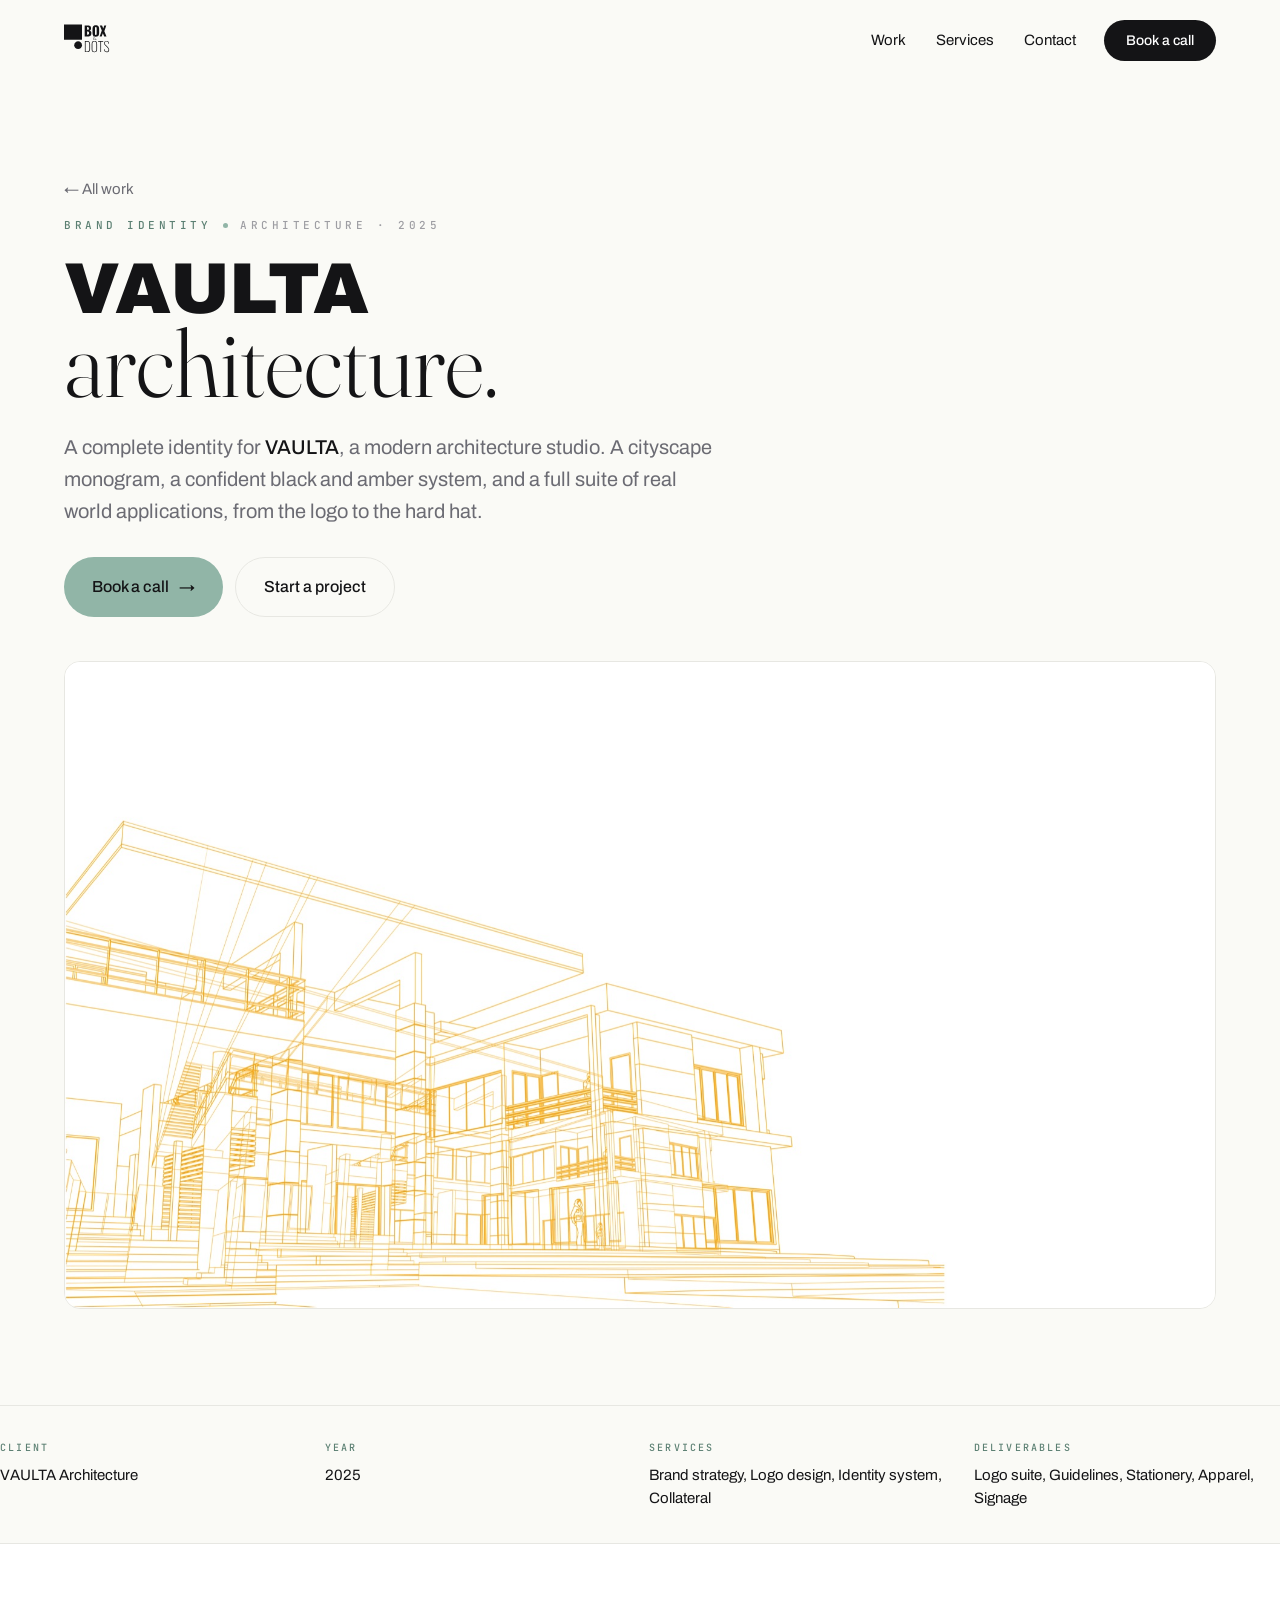
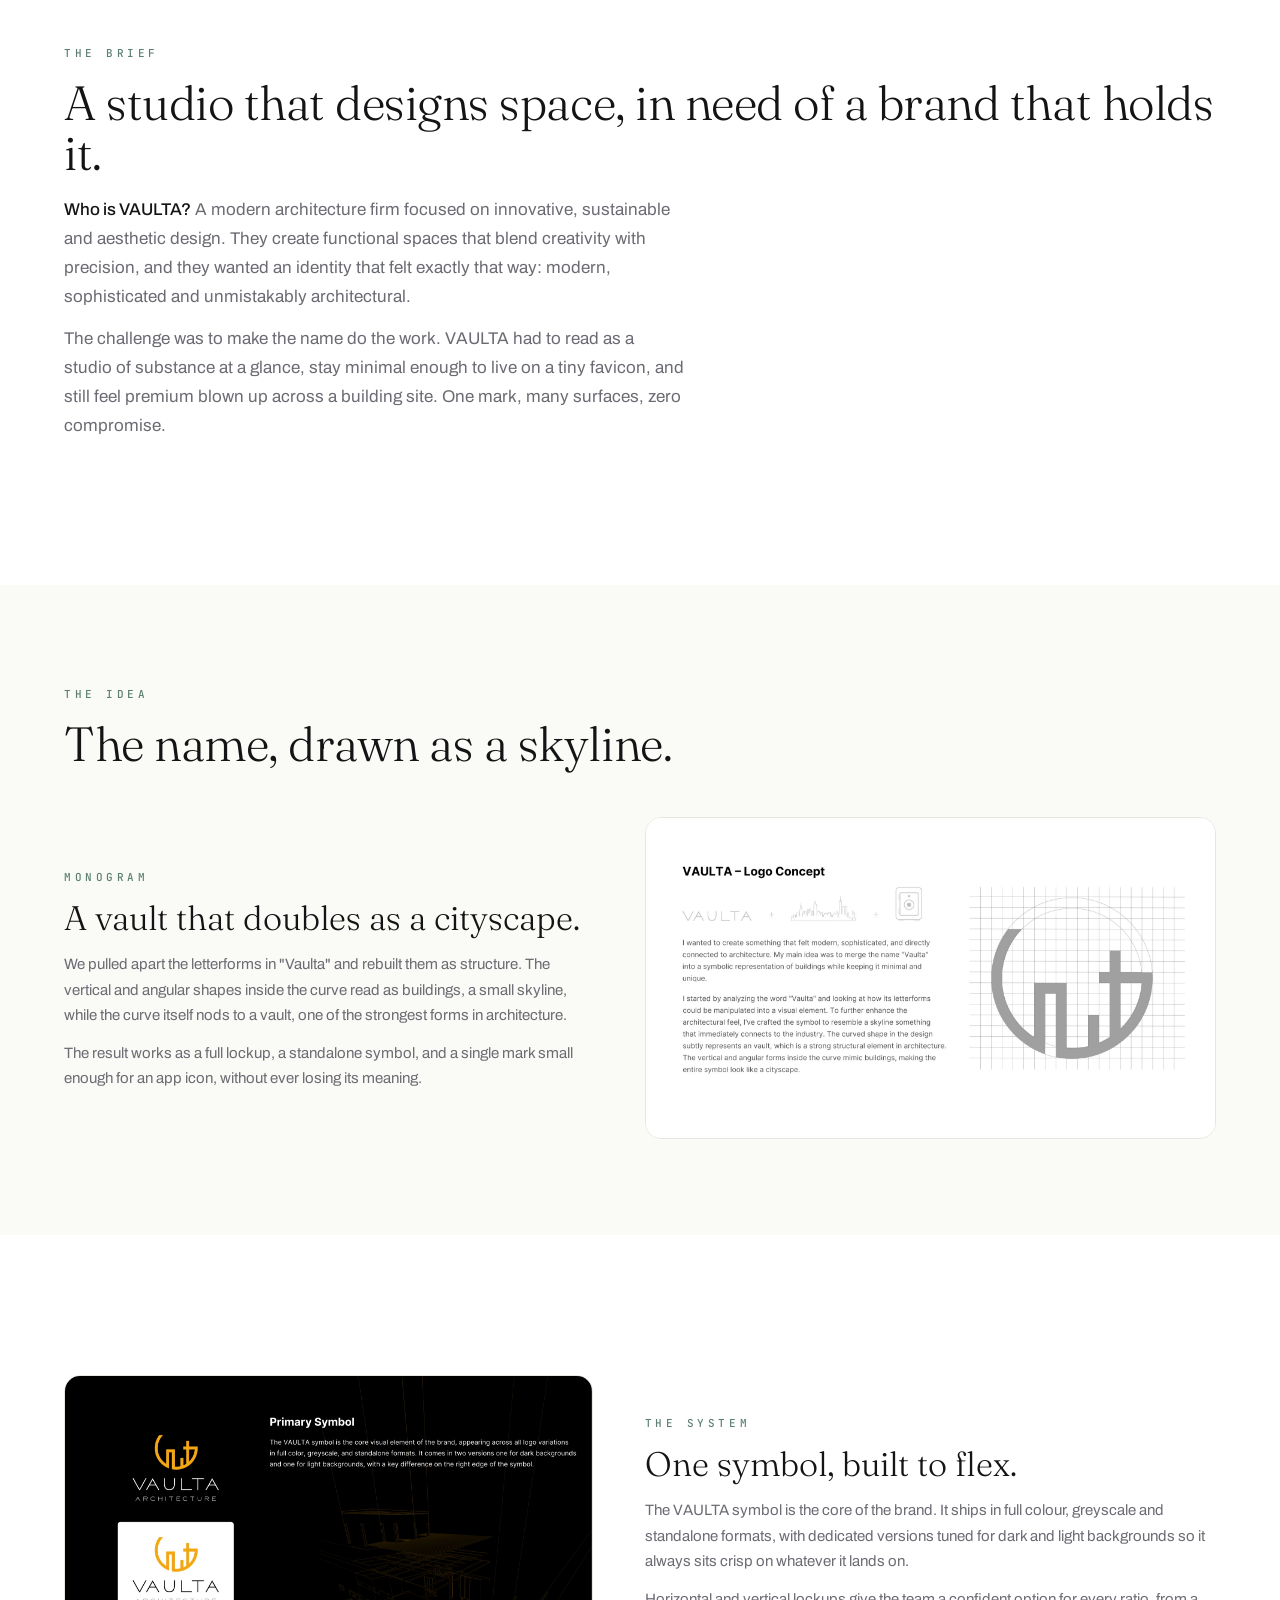
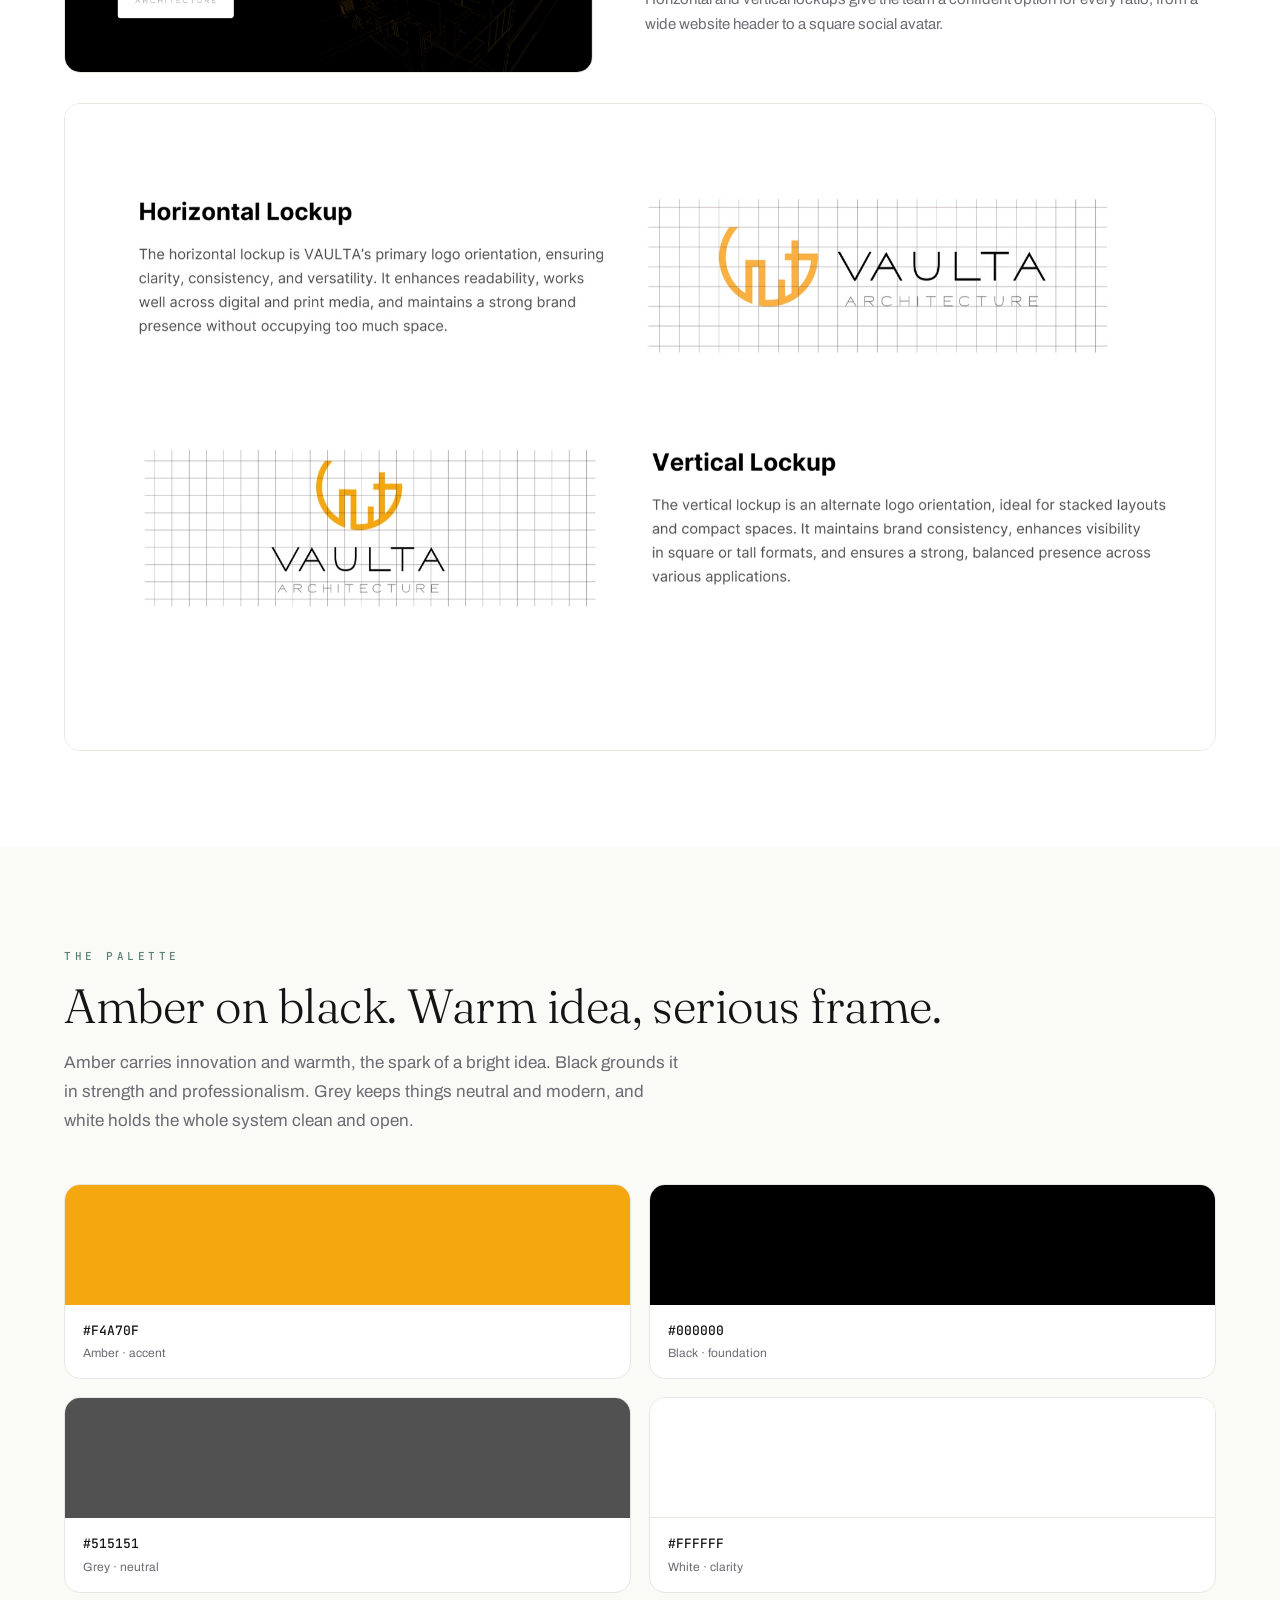
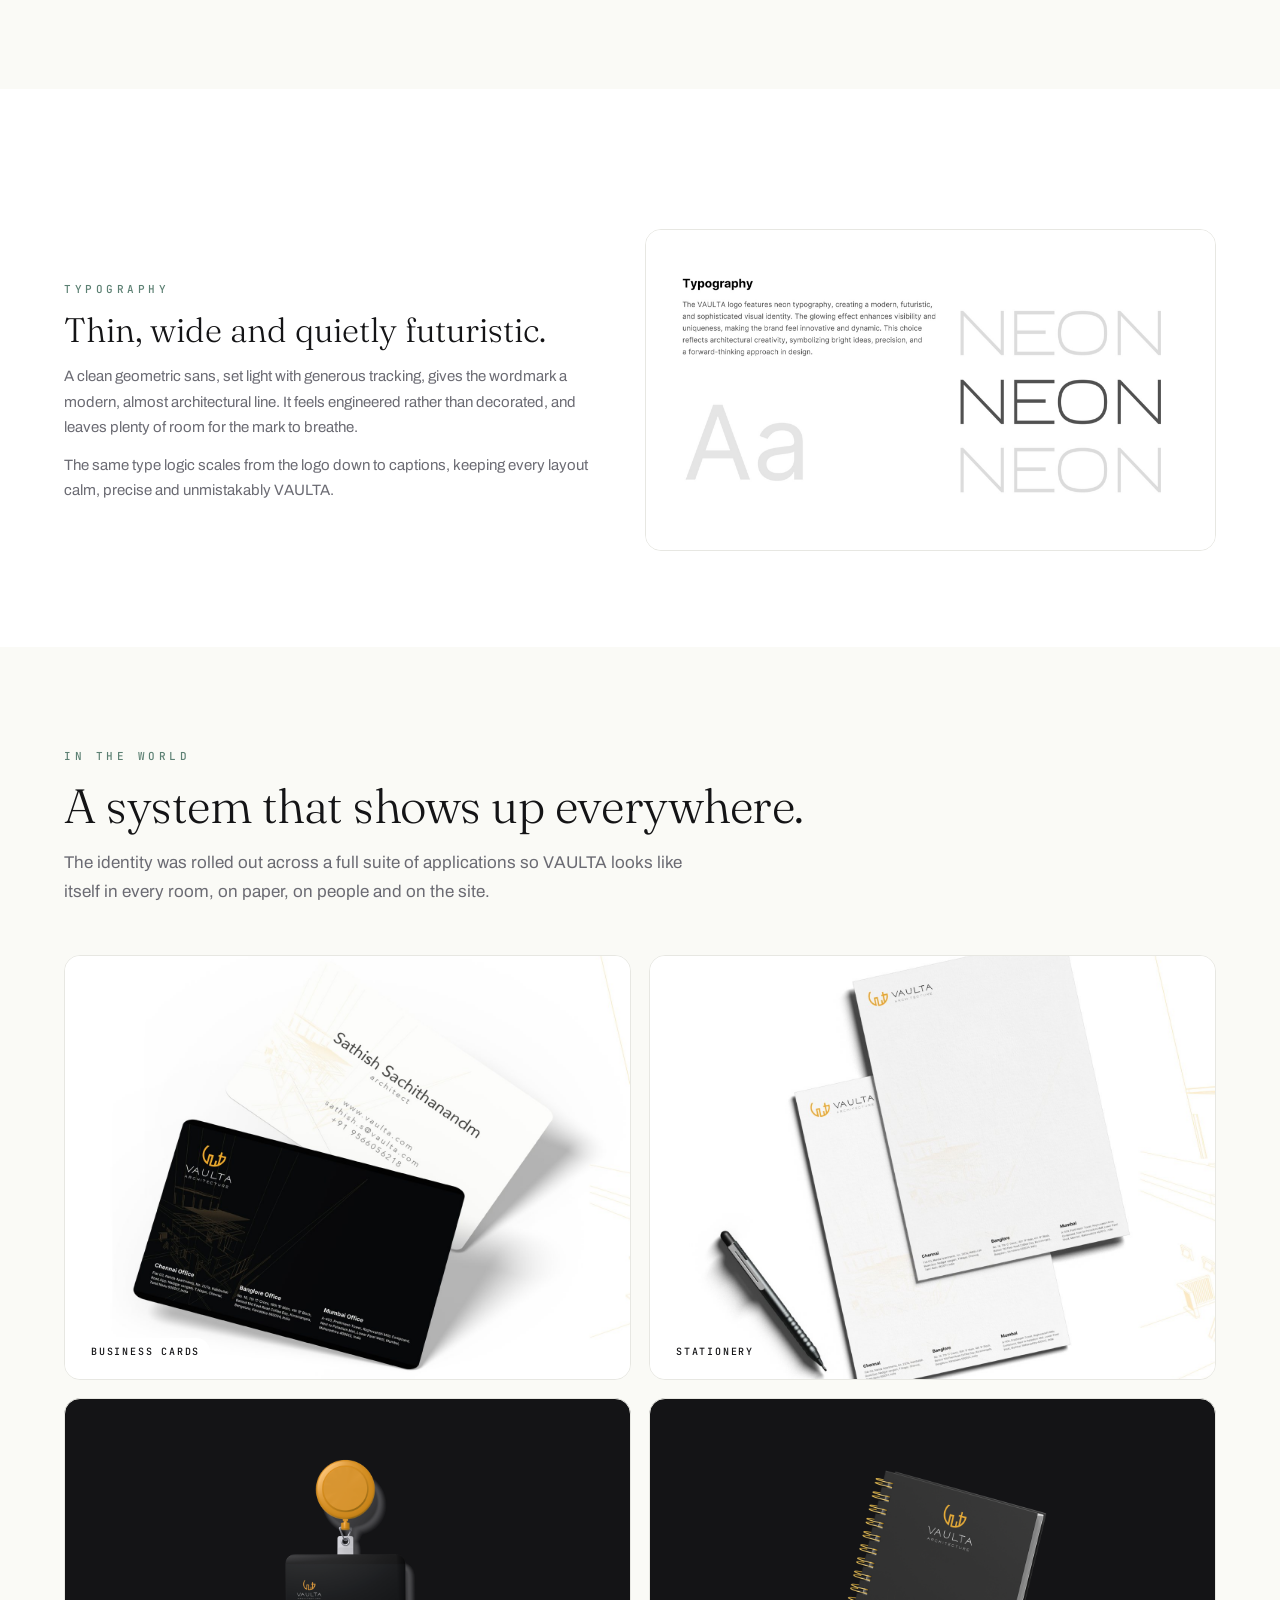
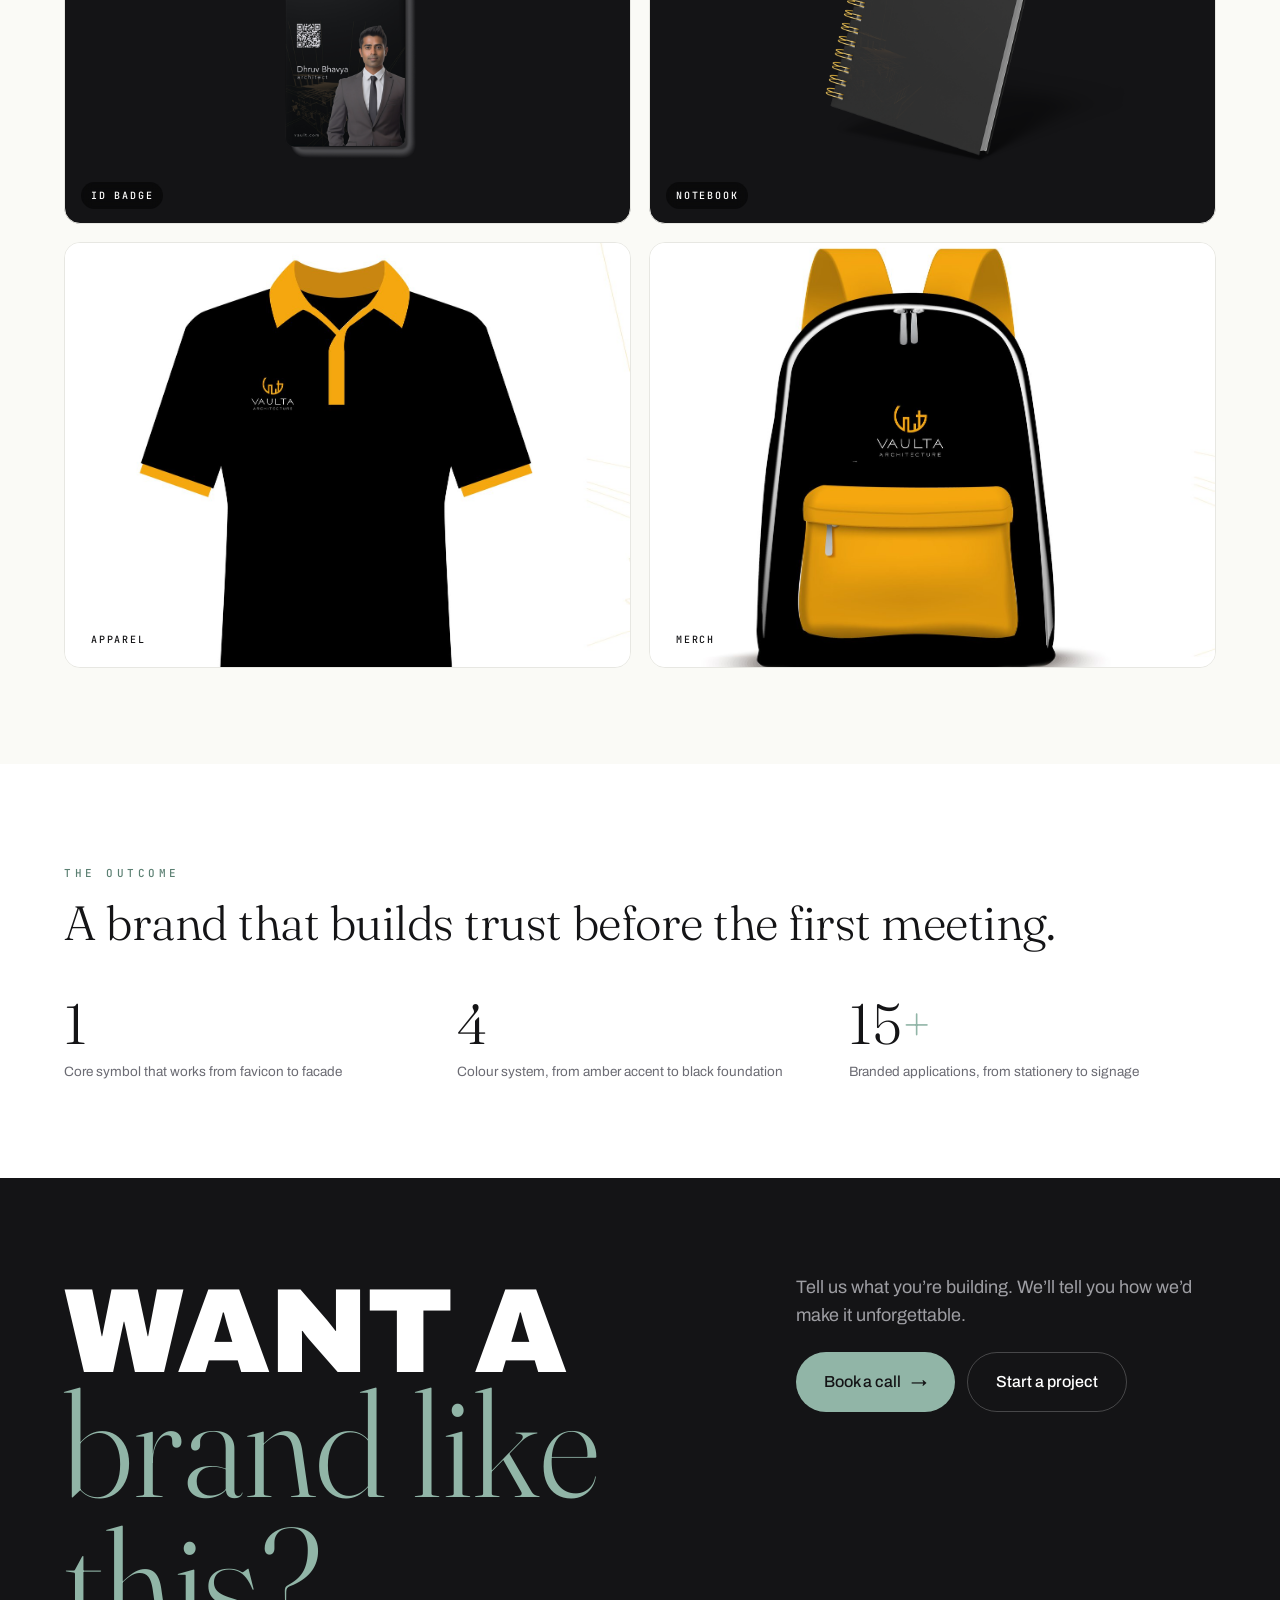
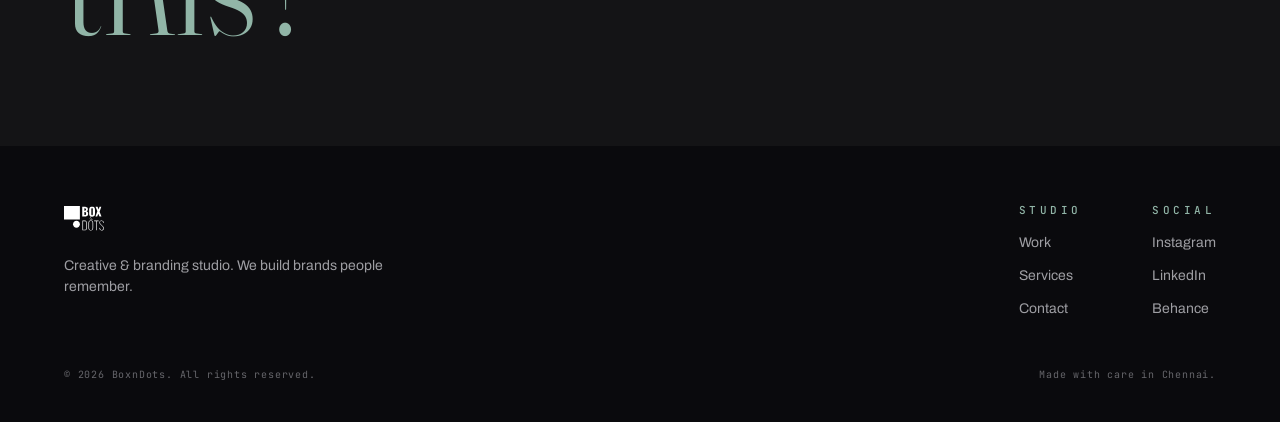
<file: work/vaulta.html>
<!DOCTYPE html>
<html lang="en">
<head>
  <meta charset="UTF-8" />
  <meta name="viewport" content="width=device-width, initial-scale=1.0" />
  <title>VAULTA Architecture · Brand Identity · BoxnDots</title>
  <meta name="description" content="Case study: a complete brand identity for VAULTA Architecture, a modern architecture studio. A cityscape monogram, a black and amber system, and a full suite of applications, by BoxnDots." />
  <link rel="icon" type="image/svg+xml" href="../assets/vectors/favicon.svg" />
  <link rel="canonical" href="https://boxndots-website.vercel.app/work/vaulta.html" />
  <link rel="apple-touch-icon" href="../assets/icons/apple-touch-icon.png" />
  <meta property="og:type" content="article" />
  <meta property="og:site_name" content="BoxnDots" />
  <meta property="og:title" content="VAULTA Architecture · Brand Identity" />
  <meta property="og:description" content="A complete brand identity for VAULTA Architecture, a modern architecture studio. A cityscape monogram, a black and amber system, and a full suite of applications." />
  <meta property="og:image" content="https://boxndots-website.vercel.app/assets/images/work/vaulta/cover.jpg" />
  <meta name="twitter:card" content="summary_large_image" />
  <meta name="twitter:image" content="https://boxndots-website.vercel.app/assets/images/work/vaulta/cover.jpg" />
  <link rel="preconnect" href="https://fonts.googleapis.com" />
  <link rel="preconnect" href="https://fonts.gstatic.com" crossorigin />
  <link href="https://fonts.googleapis.com/css2?family=Archivo:wght@200;300;400;500;900&family=Fraunces:opsz,wght@9..144,300&family=JetBrains+Mono:wght@500&display=swap" rel="stylesheet" />
  <link rel="stylesheet" href="../css/style.css?v=3" />
  <script>document.documentElement.classList.add('js');</script>
</head>
<body>
  <svg width="0" height="0" style="position:absolute" aria-hidden="true" focusable="false">
    <symbol id="logo" viewBox="0 0 88 64">
      <path d="M33.8837 8.63479H0V37.3754H33.8837V8.63479Z" fill="currentColor"/>
      <path d="M26.5755 54.819C30.6117 54.819 33.8837 51.5463 33.8837 47.5092C33.8837 43.4722 30.6117 40.1995 26.5755 40.1995C22.5392 40.1995 19.2672 43.4722 19.2672 47.5092C19.2672 51.5463 22.5392 54.819 26.5755 54.819Z" fill="currentColor"/>
      <path d="M38.908 31V10.2948H44.3015C45.1877 10.2948 46.0227 10.3629 46.8066 10.4993C47.6076 10.6356 48.3148 10.8997 48.9283 11.2917C49.5417 11.6666 50.0189 12.2119 50.3597 12.9277C50.7176 13.6264 50.8965 14.5551 50.8965 15.7139C50.8965 16.5489 50.7687 17.2562 50.5131 17.8356C50.2745 18.3979 49.9252 18.8495 49.4651 19.1904C49.022 19.5312 48.4852 19.7612 47.8547 19.8805C48.6556 19.9828 49.3287 20.2469 49.8741 20.673C50.4194 21.0819 50.8284 21.6358 51.101 22.3345C51.3907 23.0332 51.5356 23.8767 51.5356 24.8651C51.5356 25.9387 51.3907 26.8675 51.101 27.6514C50.8284 28.4182 50.4279 29.0488 49.8996 29.543C49.3713 30.0372 48.7152 30.4036 47.9313 30.6421C47.1645 30.8807 46.2783 31 45.2729 31H38.908ZM43.4836 27.8047H44.4549C45.4604 27.8047 46.1505 27.5491 46.5254 27.0379C46.9174 26.5266 47.1134 25.7768 47.1134 24.7884C47.1134 24.0045 47.0282 23.3825 46.8577 22.9224C46.6873 22.4623 46.4061 22.13 46.0142 21.9255C45.6222 21.704 45.094 21.5932 44.4293 21.5932H43.4836V27.8047ZM43.4836 18.5769H44.3782C45.0769 18.5769 45.6052 18.4746 45.9631 18.2701C46.3209 18.0486 46.5595 17.7333 46.6788 17.3243C46.8151 16.9153 46.8833 16.4211 46.8833 15.8417C46.8833 15.2964 46.7811 14.8448 46.5766 14.4869C46.3891 14.112 46.0994 13.8309 45.7074 13.6434C45.3325 13.4559 44.8554 13.3622 44.276 13.3622H43.4836V18.5769ZM59.866 31.3067C58.3152 31.3067 57.0883 31.0341 56.1851 30.4888C55.2819 29.9434 54.6343 29.1595 54.2424 28.1371C53.8504 27.1146 53.6544 25.8961 53.6544 24.4817V16.7875C53.6544 15.3561 53.8504 14.1376 54.2424 13.1322C54.6343 12.1267 55.2819 11.3599 56.1851 10.8316C57.0883 10.2863 58.3152 10.0136 59.866 10.0136C61.4338 10.0136 62.6693 10.2863 63.5725 10.8316C64.4927 11.3599 65.1488 12.1267 65.5408 13.1322C65.9327 14.1376 66.1287 15.3561 66.1287 16.7875V24.4817C66.1287 25.8961 65.9327 27.1146 65.5408 28.1371C65.1488 29.1595 64.4927 29.9434 63.5725 30.4888C62.6693 31.0341 61.4338 31.3067 59.866 31.3067ZM59.866 28.0604C60.3432 28.0604 60.6925 27.9411 60.914 27.7025C61.1356 27.4639 61.2804 27.1572 61.3486 26.7823C61.4168 26.4074 61.4508 26.0239 61.4508 25.632V15.6628C61.4508 15.2538 61.4168 14.8704 61.3486 14.5125C61.2804 14.1376 61.1356 13.8309 60.914 13.5923C60.6925 13.3537 60.3432 13.2344 59.866 13.2344C59.4229 13.2344 59.0906 13.3537 58.8691 13.5923C58.6475 13.8309 58.5027 14.1376 58.4345 14.5125C58.3664 14.8704 58.3323 15.2538 58.3323 15.6628V25.632C58.3323 26.0239 58.3578 26.4074 58.409 26.7823C58.4771 27.1572 58.6135 27.4639 58.818 27.7025C59.0395 27.9411 59.3888 28.0604 59.866 28.0604ZM67.1342 31L71.1474 19.855L67.3131 10.2948H71.6331L73.9081 15.8929L75.7486 10.2948H79.5573L75.9275 21.0564L79.9663 31H75.6719L73.1413 24.814L70.9174 31H67.1342Z" fill="currentColor"/>
      <path d="M39.2914 60.4025V39.6973H43.8159C45.1962 39.6973 46.2698 39.9614 47.0367 40.4897C47.8035 41.018 48.3403 41.7337 48.6471 42.6369C48.9538 43.5401 49.1072 44.5455 49.1072 45.6532V54.242C49.1072 55.4179 48.9538 56.4745 48.6471 57.4117C48.3403 58.332 47.8121 59.0647 47.0622 59.6101C46.3295 60.1383 45.2899 60.4025 43.9437 60.4025H39.2914ZM40.6717 59.3033H43.867C44.9917 59.3033 45.8267 59.0647 46.3721 58.5876C46.9174 58.1104 47.2753 57.4799 47.4457 56.696C47.6161 55.8951 47.7013 55.0259 47.7013 54.0887V45.7555C47.7013 44.75 47.599 43.8809 47.3945 43.1481C47.19 42.3983 46.8066 41.8274 46.2443 41.4355C45.6819 41.0265 44.8724 40.822 43.8159 40.822H40.6717V59.3033ZM57.1746 60.6837C55.8283 60.6837 54.7803 60.4195 54.0305 59.8912C53.2977 59.3459 52.7865 58.6131 52.4968 57.6929C52.2071 56.7556 52.0622 55.6991 52.0622 54.5232V45.4743C52.0622 44.2984 52.2156 43.2589 52.5223 42.3557C52.8291 41.4525 53.3488 40.7453 54.0816 40.2341C54.8314 39.7228 55.8624 39.4672 57.1746 39.4672C58.4868 39.4672 59.5093 39.7228 60.242 40.2341C60.9919 40.7453 61.5201 41.4525 61.8269 42.3557C62.1336 43.2589 62.287 44.2984 62.287 45.4743V54.5488C62.287 55.7246 62.1422 56.7727 61.8524 57.6929C61.5627 58.6131 61.043 59.3459 60.2932 59.8912C59.5604 60.4195 58.5209 60.6837 57.1746 60.6837ZM57.1746 59.5334C58.163 59.5334 58.9213 59.3374 59.4496 58.9455C59.9949 58.5535 60.3699 58.0082 60.5743 57.3095C60.7788 56.5937 60.8811 55.7672 60.8811 54.83V45.2698C60.8811 44.3325 60.7788 43.5145 60.5743 42.8158C60.3699 42.1171 60.0035 41.5803 59.4752 41.2054C58.9469 40.8135 58.18 40.6175 57.1746 40.6175C56.1862 40.6175 55.4193 40.8135 54.874 41.2054C54.3457 41.5803 53.9794 42.1171 53.7749 42.8158C53.5704 43.5145 53.4681 44.3325 53.4681 45.2698V54.83C53.4681 55.7672 53.5704 56.5937 53.7749 57.3095C53.9794 58.0082 54.3457 58.5535 54.874 58.9455C55.4193 59.3374 56.1862 59.5334 57.1746 59.5334ZM68.4123 60.4025V40.822H64.2713V39.6973H73.8314V40.822H69.7926V60.4025H68.4123ZM80.4025 60.6581C79.3118 60.6581 78.4086 60.4366 77.6929 59.9935C76.9942 59.5504 76.4574 58.9284 76.0825 58.1275C75.7246 57.3265 75.5031 56.3807 75.4179 55.2901L76.6193 54.9067C76.7386 55.8098 76.9175 56.6108 77.1561 57.3095C77.4117 58.0082 77.7951 58.5535 78.3064 58.9455C78.8176 59.3204 79.5248 59.5078 80.428 59.5078C81.4505 59.5078 82.2515 59.2522 82.8309 58.741C83.4273 58.2297 83.7255 57.3776 83.7255 56.1848C83.7255 55.2816 83.487 54.4721 83.0098 53.7564C82.5497 53.0236 81.8936 52.2397 81.0415 51.4047L77.2583 47.647C76.6278 46.9995 76.1677 46.3519 75.878 45.7043C75.5883 45.0568 75.4434 44.3922 75.4434 43.7105C75.4434 42.3472 75.861 41.2991 76.696 40.5664C77.548 39.8336 78.6472 39.4672 79.9935 39.4672C80.6922 39.4672 81.3227 39.5609 81.8851 39.7484C82.4474 39.9188 82.9331 40.2085 83.3421 40.6175C83.7681 41.0094 84.1004 41.5377 84.339 42.2023C84.5776 42.867 84.731 43.6849 84.7991 44.6563L83.6233 44.9375C83.5551 43.9661 83.3932 43.1567 83.1376 42.5091C82.882 41.8615 82.5071 41.3844 82.0129 41.0776C81.5187 40.7538 80.8541 40.5919 80.019 40.5919C79.0818 40.5919 78.2979 40.8305 77.6673 41.3077C77.0368 41.7848 76.7215 42.5517 76.7215 43.6083C76.7215 44.1365 76.8238 44.6478 77.0283 45.142C77.2498 45.6362 77.6503 46.173 78.2297 46.7524L81.9618 50.4333C82.7968 51.2513 83.5125 52.1289 84.109 53.0662C84.7224 53.9864 85.0292 55.0004 85.0292 56.1081C85.0292 57.1476 84.8332 58.0082 84.4413 58.6898C84.0493 59.3544 83.504 59.8486 82.8053 60.1724C82.1066 60.4962 81.3057 60.6581 80.4025 60.6581Z" fill="currentColor"/>
      <path d="M60.8193 37.7443L56.836 33.641C56.492 33.2971 56.2401 32.9611 56.0801 32.6332C55.9201 32.3052 55.8402 31.9573 55.8402 31.5893C55.8402 31.1654 55.9321 30.7935 56.1161 30.4735C56.3081 30.1536 56.572 29.9016 56.908 29.7177C57.2439 29.5337 57.6279 29.4417 58.0598 29.4417C58.3637 29.4417 58.6397 29.4857 58.8876 29.5737C59.1436 29.6617 59.3716 29.7857 59.5715 29.9456C59.7715 30.0976 59.9395 30.2856 60.0754 30.5095L59.6315 30.9295C59.4396 30.6415 59.2156 30.4215 58.9596 30.2696C58.7037 30.1096 58.4077 30.0296 58.0718 30.0296C57.5919 30.0296 57.2039 30.1736 56.908 30.4615C56.612 30.7495 56.4641 31.1334 56.4641 31.6133C56.4641 31.9253 56.532 32.2092 56.668 32.4652C56.804 32.7212 57.032 33.0131 57.3519 33.3411L61.6112 37.7443H60.8193ZM57.6039 37.8643C57.0999 37.8643 56.652 37.7603 56.2601 37.5524C55.8761 37.3444 55.5722 37.0604 55.3482 36.7005C55.1323 36.3406 55.0243 35.9246 55.0243 35.4527C55.0243 34.9488 55.1603 34.4849 55.4322 34.0609C55.7042 33.629 56.0761 33.3011 56.548 33.0771L56.872 33.473C56.504 33.649 56.2041 33.917 55.9721 34.2769C55.7482 34.6288 55.6362 35.0208 55.6362 35.4527C55.6362 35.8126 55.7202 36.1286 55.8881 36.4005C56.0641 36.6725 56.3001 36.8885 56.596 37.0484C56.9 37.2004 57.2439 37.2764 57.6279 37.2764C58.0678 37.2764 58.4637 37.1764 58.8157 36.9765C59.1676 36.7765 59.4356 36.5085 59.6195 36.1726L60.0275 36.6165C59.8755 36.8645 59.6715 37.0844 59.4156 37.2764C59.1676 37.4604 58.8876 37.6043 58.5757 37.7083C58.2718 37.8123 57.9478 37.8643 57.6039 37.8643Z" fill="currentColor"/>
    </symbol>
  </svg>

  <!-- NAV -->
  <header class="nav" id="top">
    <div class="wrap nav__inner">
      <a class="nav__logo" href="../index.html#top" aria-label="BoxnDots home"><svg class="logo" viewBox="0 0 88 64" role="img" aria-hidden="true"><use href="#logo"></use></svg></a>
      <div class="nav__right">
        <nav class="nav__links" aria-label="Primary">
          <a href="../index.html#work">Work</a>
          <a href="../index.html#expertise">Services</a>
          <a href="../index.html#contact">Contact</a>
        </nav>
        <a class="btn btn--sm nav__cta" href="#" data-book>Book a call</a>
      </div>
      <button class="nav__burger" aria-label="Open menu" aria-expanded="false" aria-controls="mobileMenu"><span></span><span></span></button>
    </div>
  </header>
  <div class="menu" id="mobileMenu" hidden>
    <button class="menu__close" aria-label="Close menu">&times;</button>
    <nav class="menu__links" aria-label="Mobile">
      <a href="../index.html#work">Work</a>
      <a href="../index.html#expertise">Services</a>
      <a href="../index.html#contact">Contact</a>
    </nav>
    <a class="btn menu__cta" href="#" data-book>Book a call</a>
  </div>

  <main>
    <!-- HERO -->
    <section class="section hero bg-off">
      <div class="wrap">
        <a class="nav__back cs-reveal" href="../index.html#work">&larr; All work</a>
        <div class="cs-kick cs-reveal" style="margin-top:16px;"><span class="eyebrow">Brand Identity</span><span class="dot"></span><span class="eyebrow" style="color:var(--mut);">Architecture · 2025</span></div>
        <h1 class="cs-hero__title sec-title cs-reveal"><span class="t-black">VAULTA</span><span class="t-serif">architecture.</span></h1>
        <p class="cs-lead cs-reveal">A complete identity for <strong>VAULTA</strong>, a modern architecture studio. A cityscape monogram, a confident black and amber system, and a full suite of real world applications, from the logo to the hard hat.</p>
        <div class="cs-actions cs-reveal">
          <a class="btn btn--accent" href="#" data-book>Book a call <span aria-hidden="true">&rarr;</span></a>
          <a class="btn btn--line" href="mailto:hello@boxndots.com">Start a project</a>
        </div>
      </div>
    </section>

    <!-- WIREFRAME -->
    <section class="section bg-off" style="padding-top:44px;">
      <div class="wrap"><div class="cs-frame cs-fade"><img src="../assets/images/work/vaulta/hero.jpg" alt="VAULTA architectural wireframe with logo" loading="lazy" /></div></div>
    </section>

    <!-- META -->
    <section class="cs-meta bg-off">
      <div class="wrap cs-meta__g">
        <div class="cs-reveal"><div class="cs-meta__k">Client</div><div class="cs-meta__v">VAULTA Architecture</div></div>
        <div class="cs-reveal"><div class="cs-meta__k">Year</div><div class="cs-meta__v">2025</div></div>
        <div class="cs-reveal"><div class="cs-meta__k">Services</div><div class="cs-meta__v">Brand strategy, Logo design, Identity system, Collateral</div></div>
        <div class="cs-reveal"><div class="cs-meta__k">Deliverables</div><div class="cs-meta__v">Logo suite, Guidelines, Stationery, Apparel, Signage</div></div>
      </div>
    </section>

    <!-- BRIEF -->
    <section class="section bg-paper">
      <div class="wrap">
        <div class="sec-head">
          <span class="eyebrow cs-reveal">The brief</span>
          <h2 class="cs-ttl cs-reveal">A studio that designs space, in need of a brand that holds it.</h2>
          <p class="cs-p cs-reveal"><strong>Who is VAULTA?</strong> A modern architecture firm focused on innovative, sustainable and aesthetic design. They create functional spaces that blend creativity with precision, and they wanted an identity that felt exactly that way: modern, sophisticated and unmistakably architectural.</p>
          <p class="cs-p cs-reveal">The challenge was to make the name do the work. VAULTA had to read as a studio of substance at a glance, stay minimal enough to live on a tiny favicon, and still feel premium blown up across a building site. One mark, many surfaces, zero compromise.</p>
        </div>
      </div>
    </section>

    <!-- LOGO CONCEPT -->
    <section class="section bg-off">
      <div class="wrap">
        <div class="sec-head">
          <span class="eyebrow cs-reveal">The idea</span>
          <h2 class="cs-ttl cs-reveal">The name, drawn as a skyline.</h2>
        </div>
        <div class="cs-split">
          <div class="cs-reveal">
            <span class="eyebrow">Monogram</span>
            <h3 class="cs-split__t">A vault that doubles as a cityscape.</h3>
            <p class="cs-split__p">We pulled apart the letterforms in "Vaulta" and rebuilt them as structure. The vertical and angular shapes inside the curve read as buildings, a small skyline, while the curve itself nods to a vault, one of the strongest forms in architecture.</p>
            <p class="cs-split__p">The result works as a full lockup, a standalone symbol, and a single mark small enough for an app icon, without ever losing its meaning.</p>
          </div>
          <div class="cs-split__media cs-fade"><div class="cs-frame"><img src="../assets/images/work/vaulta/logo-concept.jpg" alt="VAULTA logo concept and construction grid" loading="lazy" /></div></div>
        </div>
      </div>
    </section>

    <!-- SYMBOL + LOCKUPS -->
    <section class="section bg-paper">
      <div class="wrap">
        <div class="cs-split split--rev cs-split--rev">
          <div class="cs-reveal">
            <span class="eyebrow">The system</span>
            <h3 class="cs-split__t">One symbol, built to flex.</h3>
            <p class="cs-split__p">The VAULTA symbol is the core of the brand. It ships in full colour, greyscale and standalone formats, with dedicated versions tuned for dark and light backgrounds so it always sits crisp on whatever it lands on.</p>
            <p class="cs-split__p">Horizontal and vertical lockups give the team a confident option for every ratio, from a wide website header to a square social avatar.</p>
          </div>
          <div class="cs-split__media cs-fade"><div class="cs-frame"><img src="../assets/images/work/vaulta/symbol.jpg" alt="VAULTA primary symbol" loading="lazy" /></div></div>
        </div>
        <div class="cs-frame cs-fade" style="margin-top:30px;"><img src="../assets/images/work/vaulta/lockups.jpg" alt="VAULTA horizontal and vertical lockups" loading="lazy" /></div>
      </div>
    </section>

    <!-- COLOUR -->
    <section class="section bg-off">
      <div class="wrap">
        <div class="sec-head">
          <span class="eyebrow cs-reveal">The palette</span>
          <h2 class="cs-ttl cs-reveal">Amber on black. Warm idea, serious frame.</h2>
          <p class="cs-p cs-reveal">Amber carries innovation and warmth, the spark of a bright idea. Black grounds it in strength and professionalism. Grey keeps things neutral and modern, and white holds the whole system clean and open.</p>
        </div>
        <div class="cs-cards cs-cards--2" style="grid-template-columns:repeat(2,1fr);">
          <div class="cs-card cs-reveal" style="padding:0; overflow:hidden;"><div style="height:120px; background:#F4A70F;"></div><div style="padding:16px 18px;"><div style="font-family:var(--f-mono); font-weight:500; font-size:13px;">#F4A70F</div><div style="font-size:12px; color:var(--body); margin-top:4px;">Amber · accent</div></div></div>
          <div class="cs-card cs-reveal" style="padding:0; overflow:hidden;"><div style="height:120px; background:#000;"></div><div style="padding:16px 18px;"><div style="font-family:var(--f-mono); font-weight:500; font-size:13px;">#000000</div><div style="font-size:12px; color:var(--body); margin-top:4px;">Black · foundation</div></div></div>
          <div class="cs-card cs-reveal" style="padding:0; overflow:hidden;"><div style="height:120px; background:#515151;"></div><div style="padding:16px 18px;"><div style="font-family:var(--f-mono); font-weight:500; font-size:13px;">#515151</div><div style="font-size:12px; color:var(--body); margin-top:4px;">Grey · neutral</div></div></div>
          <div class="cs-card cs-reveal" style="padding:0; overflow:hidden;"><div style="height:120px; background:#fff; border-bottom:1px solid var(--line);"></div><div style="padding:16px 18px;"><div style="font-family:var(--f-mono); font-weight:500; font-size:13px;">#FFFFFF</div><div style="font-size:12px; color:var(--body); margin-top:4px;">White · clarity</div></div></div>
        </div>
      </div>
    </section>

    <!-- TYPOGRAPHY -->
    <section class="section bg-paper">
      <div class="wrap">
        <div class="cs-split">
          <div class="cs-reveal">
            <span class="eyebrow">Typography</span>
            <h3 class="cs-split__t">Thin, wide and quietly futuristic.</h3>
            <p class="cs-split__p">A clean geometric sans, set light with generous tracking, gives the wordmark a modern, almost architectural line. It feels engineered rather than decorated, and leaves plenty of room for the mark to breathe.</p>
            <p class="cs-split__p">The same type logic scales from the logo down to captions, keeping every layout calm, precise and unmistakably VAULTA.</p>
          </div>
          <div class="cs-split__media cs-fade"><div class="cs-frame"><img src="../assets/images/work/vaulta/type.jpg" alt="VAULTA typography specimen" loading="lazy" /></div></div>
        </div>
      </div>
    </section>

    <!-- APPLICATIONS -->
    <section class="section bg-off">
      <div class="wrap">
        <div class="sec-head">
          <span class="eyebrow cs-reveal">In the world</span>
          <h2 class="cs-ttl cs-reveal">A system that shows up everywhere.</h2>
          <p class="cs-p cs-reveal">The identity was rolled out across a full suite of applications so VAULTA looks like itself in every room, on paper, on people and on the site.</p>
        </div>
        <div class="cs-gallery">
          <div class="cs-gitem cs-fade"><img src="../assets/images/work/vaulta/card.jpg" alt="VAULTA business cards" loading="lazy" /><span class="cs-gcap">Business cards</span></div>
          <div class="cs-gitem cs-fade"><img src="../assets/images/work/vaulta/letterhead.jpg" alt="VAULTA stationery" loading="lazy" /><span class="cs-gcap">Stationery</span></div>
          <div class="cs-gitem cs-gitem--dark cs-fade"><img src="../assets/images/work/vaulta/badge.png" alt="VAULTA ID badge" loading="lazy" /><span class="cs-gcap">ID badge</span></div>
          <div class="cs-gitem cs-gitem--dark cs-fade"><img src="../assets/images/work/vaulta/notebook.png" alt="VAULTA notebook" loading="lazy" /><span class="cs-gcap">Notebook</span></div>
          <div class="cs-gitem cs-fade"><img src="../assets/images/work/vaulta/polo.jpg" alt="VAULTA apparel" loading="lazy" /><span class="cs-gcap">Apparel</span></div>
          <div class="cs-gitem cs-fade"><img src="../assets/images/work/vaulta/backpack.jpg" alt="VAULTA merch" loading="lazy" /><span class="cs-gcap">Merch</span></div>
        </div>
      </div>
    </section>

    <!-- OUTCOME -->
    <section class="section bg-paper">
      <div class="wrap">
        <div class="sec-head">
          <span class="eyebrow cs-reveal">The outcome</span>
          <h2 class="cs-ttl cs-reveal">A brand that builds trust before the first meeting.</h2>
        </div>
        <div class="cs-stats" style="grid-template-columns:repeat(3,1fr);">
          <div class="cs-reveal"><div class="cs-stat__n">1</div><div class="cs-stat__l">Core symbol that works from favicon to facade</div></div>
          <div class="cs-reveal"><div class="cs-stat__n">4</div><div class="cs-stat__l">Colour system, from amber accent to black foundation</div></div>
          <div class="cs-reveal"><div class="cs-stat__n">15<span>+</span></div><div class="cs-stat__l">Branded applications, from stationery to signage</div></div>
        </div>
      </div>
    </section>

    <!-- CTA -->
    <section class="section contact">
      <div class="wrap contact__inner">
        <h2 class="contact__title cs-reveal"><span class="t-black">WANT A</span><span class="t-serif">brand like this?</span></h2>
        <div class="contact__body">
          <p class="contact__lead cs-reveal">Tell us what you&rsquo;re building. We&rsquo;ll tell you how we&rsquo;d make it unforgettable.</p>
          <div class="contact__actions cs-reveal">
            <a class="btn btn--accent" href="#" data-book>Book a call <span aria-hidden="true">&rarr;</span></a>
            <a class="btn btn--ghost" href="mailto:hello@boxndots.com">Start a project</a>
          </div>
        </div>
      </div>
    </section>
  </main>

  <!-- FOOTER -->
  <footer class="footer">
    <div class="wrap">
      <div class="footer__top">
        <div class="footer__brand">
          <a class="footer__logo" href="../index.html#top" aria-label="BoxnDots home"><svg class="logo" viewBox="0 0 88 64" aria-hidden="true"><use href="#logo"></use></svg></a>
          <p>Creative &amp; branding studio. We build brands people remember.</p>
        </div>
        <nav class="footer__cols" aria-label="Footer">
          <div class="footer__col"><span class="eyebrow">STUDIO</span><a href="../index.html#work">Work</a><a href="../index.html#expertise">Services</a><a href="../index.html#contact">Contact</a></div>
          <div class="footer__col"><span class="eyebrow">SOCIAL</span><a href="https://www.instagram.com/boxndots/" target="_blank" rel="noopener">Instagram</a><a href="https://www.linkedin.com/company/boxndots/" target="_blank" rel="noopener">LinkedIn</a><a href="https://www.behance.net/aarchana" target="_blank" rel="noopener">Behance</a></div>
        </nav>
      </div>
      <div class="footer__bottom"><span>© 2026 BoxnDots. All rights reserved.</span><span>Made with care in Chennai.</span></div>
    </div>
  </footer>

  <!-- BOOK A CALL MODAL -->
  <div class="modal" id="bookModal" role="dialog" aria-modal="true" aria-label="Book a call" hidden>
    <div class="modal__overlay" data-close></div>
    <div class="modal__panel">
      <button class="modal__close" data-close aria-label="Close">&times;</button>
      <div class="modal__head">
        <span class="eyebrow">LET&rsquo;S TALK</span>
        <h2 class="modal__title"><span class="t-black">BOOK A</span><span class="t-serif">call.</span></h2>
        <p class="modal__sub">Pick a time that suits you. You&rsquo;ll get a Google Meet link by email.</p>
      </div>
      <div class="modal__embed">
        <iframe data-src="https://calendar.google.com/calendar/appointments/schedules/AcZssZ0qv-35Dg9TYsrfzVzT2fFEPiq8yvXPV2QkLSlMvT9ZHN-_0gvdvVP60bLjVG95rNg8AGc7YpNL?gv=true" title="Schedule a call with BoxnDots" loading="lazy"></iframe>
      </div>
    </div>
  </div>

  <script>
  (function(){
    'use strict';
    /* mobile menu */
    var burger=document.querySelector('.nav__burger'), menu=document.getElementById('mobileMenu');
    if(burger&&menu){var close=menu.querySelector('.menu__close');
      var open=function(){menu.hidden=false;burger.setAttribute('aria-expanded','true');document.body.style.overflow='hidden';};
      var shut=function(){menu.hidden=true;burger.setAttribute('aria-expanded','false');document.body.style.overflow='';};
      burger.addEventListener('click',open); if(close)close.addEventListener('click',shut);
      menu.querySelectorAll('a').forEach(function(a){a.addEventListener('click',shut);});
      document.addEventListener('keydown',function(e){if(e.key==='Escape'&&!menu.hidden)shut();});
    }
    /* book modal */
    var modal=document.getElementById('bookModal');
    if(modal){var frame=modal.querySelector('iframe');
      var open=function(e){if(e)e.preventDefault();if(frame&&!frame.src&&frame.getAttribute('data-src'))frame.src=frame.getAttribute('data-src');modal.hidden=false;document.body.style.overflow='hidden';};
      var shut=function(){modal.hidden=true;document.body.style.overflow='';};
      document.querySelectorAll('[data-book]').forEach(function(b){b.addEventListener('click',open);});
      modal.querySelectorAll('[data-close]').forEach(function(c){c.addEventListener('click',shut);});
      document.addEventListener('keydown',function(e){if(e.key==='Escape'&&!modal.hidden)shut();});
    }
    /* reveal */
    var items=[].slice.call(document.querySelectorAll('.cs-reveal,.cs-fade'));
    var reduce=window.matchMedia&&window.matchMedia('(prefers-reduced-motion: reduce)').matches;
    if(reduce){items.forEach(function(el){el.classList.add('is-visible');});}
    else{
      var pending=items.slice();
      function show(el){el.classList.add('is-visible');var k=pending.indexOf(el);if(k>-1)pending.splice(k,1);}
      function sweep(){var vh=window.innerHeight||document.documentElement.clientHeight;for(var i=pending.length-1;i>=0;i--){if(pending[i].getBoundingClientRect().top<vh*0.92)show(pending[i]);}}
      if('IntersectionObserver' in window){var io=new IntersectionObserver(function(es){es.forEach(function(e){if(e.isIntersecting){show(e.target);io.unobserve(e.target);}});},{threshold:0,rootMargin:'0px 0px -8% 0px'});items.forEach(function(el){io.observe(el);});}
      var ticking=false;function onScroll(){if(!ticking){ticking=true;requestAnimationFrame(function(){sweep();ticking=false;});}}
      window.addEventListener('scroll',onScroll,{passive:true});window.addEventListener('resize',onScroll);window.addEventListener('load',sweep);sweep();
      setTimeout(function(){items.forEach(function(el){el.classList.add('is-visible');});},2000);
    }
  })();
  </script>
</body>
</html>
</file>
<file: css/style.css>
/* ==========================================================================
   BoxnDots - Creative & Branding Studio
   Mobile-first, responsive across 5 breakpoints: 375 / 768 / 1024 / 1440 / 1920
   ========================================================================== */

/* ---- tokens ---- */
:root{
  /* palette (verified consistent across every breakpoint) */
  --ink:#141416;
  --body:#6b6b73;
  --label:#5c8073;
  --accent:#91b5a7;
  --mut:#9e9ea3;
  --off:#fafaf6;
  --paper:#ffffff;
  --dark:#141416;
  --darker:#0a0a0d;
  --line:#e7e7e2;

  /* fonts */
  --f-sans:'Archivo', system-ui, sans-serif;
  --f-serif:'Fraunces', Georgia, serif;
  --f-mono:'JetBrains Mono', ui-monospace, monospace;

  /* responsive layout */
  --pad:24px;
  --maxw:100%;
  --sec-pad:64px;
  --band-h:220px;
  --band-r:clamp(42px, 11vw, 211px);

  /* type scale (section titles) */
  --title-black:40px;
  --title-serif:50px;
}
@media (min-width:768px){ :root{ --pad:48px; --sec-pad:80px; --band-h:260px; --title-black:58px; --title-serif:76px; } }
@media (min-width:1024px){ :root{ --pad:64px; --sec-pad:96px; --band-h:300px; --title-black:72px; --title-serif:92px; } }
@media (min-width:1440px){ :root{ --pad:90px; --maxw:1440px; --title-black:86px; --title-serif:104px; } }
@media (min-width:1920px){ :root{ --maxw:1900px; } }

/* ---- reset ---- */
*,*::before,*::after{ box-sizing:border-box; }
html{ -webkit-text-size-adjust:100%; scroll-behavior:smooth; }
body{
  margin:0; background:var(--off); color:var(--ink);
  font-family:var(--f-sans); font-weight:400; font-size:16px; line-height:1.5;
  -webkit-font-smoothing:antialiased; overflow-x:hidden;
}
img{ display:block; max-width:100%; }
a{ color:inherit; text-decoration:none; }
ul{ list-style:none; margin:0; padding:0; }
h1,h2,h3,p,figure,blockquote{ margin:0; }
button{ font:inherit; cursor:pointer; }

/* ---- layout ---- */
.wrap{ width:100%; max-width:var(--maxw); margin-inline:auto; padding-inline:var(--pad); }
.section{ padding-block:var(--sec-pad); }
.hero,.expertise,.team,.testimonials{ background:var(--off); }
.work{ background:var(--paper); }

/* shared type bits */
.eyebrow{ font-family:var(--f-mono); font-weight:500; font-size:11px; letter-spacing:.32em; color:var(--label); text-transform:uppercase; }
.t-black{ font-family:var(--f-sans); font-weight:900; text-transform:uppercase; letter-spacing:-.01em; line-height:.98; }
.t-serif{ font-family:var(--f-serif); font-weight:300; line-height:.92; }

/* section title (black over serif) */
.sec-title{ display:flex; flex-direction:column; }
.sec-title .t-black{ font-size:var(--title-black); }
.sec-title .t-serif{ font-size:var(--title-serif); margin-top:-.08em; }

.sec-head{ margin-bottom:36px; }
.sec-intro{ color:var(--body); font-size:15px; line-height:1.58; max-width:60ch; margin-top:18px; }
@media (min-width:768px){ .sec-head{ margin-bottom:48px; } .sec-intro{ font-size:18px; max-width:30rem; } }
@media (min-width:1024px){
  .sec-head--row{ display:flex; justify-content:space-between; align-items:flex-start; gap:40px; }
  .sec-head--row .sec-title{ flex-shrink:0; }
  .sec-head--row .sec-title .t-black{ white-space:nowrap; }
  .sec-head--row .sec-intro{ margin-top:6px; max-width:34rem; }
}

/* ========================================================================== */
/* NAV                                                                        */
/* ========================================================================== */
.nav{ position:relative; z-index:20; }
.nav__inner{ display:flex; align-items:center; justify-content:space-between; padding-block:20px; }
.logo{ height:34px; width:auto; color:var(--ink); }
.nav__right{ display:none; align-items:center; gap:28px; }
.nav__links{ display:flex; align-items:center; gap:30px; }
.nav__links a{ font-size:15px; color:var(--ink); transition:color .2s; }
.nav__links a:hover{ color:var(--label); }
.nav__cta{ background:var(--ink); color:#fff; }
.nav__burger{ display:inline-flex; flex-direction:column; justify-content:center; gap:6px; width:34px; height:28px; background:none; border:0; padding:4px; }
.nav__burger span{ display:block; height:2.4px; width:26px; border-radius:2px; background:var(--ink); transition:transform .3s,opacity .3s; }
@media (min-width:768px){ .nav__right{ display:flex; } .nav__burger{ display:none; } }

/* mobile slide menu */
.menu{ position:fixed; inset:0; z-index:40; background:var(--off); display:flex; flex-direction:column; align-items:center; justify-content:center; gap:28px; }
.menu[hidden]{ display:none; }
.menu__close{ position:absolute; top:22px; right:22px; font-size:34px; line-height:1; background:none; border:0; color:var(--ink); }
.menu__links{ display:flex; flex-direction:column; align-items:center; gap:22px; }
.menu__links a{ font-family:var(--f-serif); font-weight:300; font-size:40px; color:var(--ink); }

/* ========================================================================== */
/* HERO                                                                       */
/* ========================================================================== */
.hero{ padding-bottom:0; }
.hero__content{ padding-top:24px; padding-bottom:34px; }
.hero__title{ display:flex; flex-direction:column; }
.hero__title .t-black{ font-size:clamp(42px,11vw,88px); }
.hero__title .t-serif{ font-size:clamp(74px,19vw,200px); margin-top:-.1em; }
.hero__lead{ font-family:var(--f-sans); font-weight:200; font-size:clamp(24px,6.4vw,52px); margin-top:.5em; }
.hero__note{ display:flex; align-items:flex-start; gap:18px; margin-top:28px; }
.hero__arrow{ width:clamp(64px,14vw,104px); height:auto; color:var(--ink); flex:0 0 auto; margin-top:6px; }
.hero__arrow path{ stroke-dasharray:1; stroke-dashoffset:1; animation:arrowDraw 5s ease-in-out infinite; }
@keyframes arrowDraw{
  0%   { stroke-dashoffset:1; opacity:0; }
  6%   { opacity:1; }
  28%  { stroke-dashoffset:0; opacity:1; }   /* fully drawn */
  82%  { stroke-dashoffset:0; opacity:1; }   /* hold */
  93%  { stroke-dashoffset:0; opacity:0; }   /* fade out while drawn */
  100% { stroke-dashoffset:1; opacity:0; }   /* reset while invisible */
}
.hero__note p{ color:var(--body); font-size:15px; line-height:1.55; max-width:26rem; }
@media (min-width:768px){ .hero__note p{ font-size:17px; } }

.hero__band{
  position:relative;
  margin-inline:calc(-1 * var(--pad));
  height:var(--band-h);
  background:url("../assets/images/hero-band.jpg") center/cover no-repeat;
  border-radius:var(--band-r) var(--band-r) 0 0;
}
.hero__band-label{
  position:absolute; z-index:1; left:var(--pad); top:clamp(30px, 3vw, 80px);
  font-family:var(--f-mono); font-weight:500; font-size:11px; letter-spacing:.18em; color:var(--ink);
}

/* ========================================================================== */
/* EXPERTISE                                                                  */
/* ========================================================================== */
.svc-grid{ display:grid; grid-template-columns:repeat(2,1fr); gap:26px 14px; }
.svc .num{ display:block; font-family:var(--f-mono); font-weight:500; font-size:11px; letter-spacing:.22em; color:var(--label); }
.svc h3{ font-family:var(--f-sans); font-weight:500; font-size:18px; line-height:1.2; margin-top:4px; }
.svc p{ display:none; color:var(--body); font-size:14px; line-height:1.5; margin-top:5px; }
@media (min-width:768px){
  .svc-grid{ gap:44px 40px; }
  .svc h3{ font-size:26px; }
  .svc p{ display:block; }
}
@media (min-width:1024px){
  .svc-grid{ grid-template-columns:repeat(3,1fr); gap:48px 45px; }
  .svc h3{ font-size:30px; }
  .svc p{ font-size:15px; }
}

/* ========================================================================== */
/* WORK                                                                       */
/* ========================================================================== */
.work-list{ display:flex; flex-direction:column; gap:36px; }
.proj{ display:flex; flex-direction:column; gap:14px; }
.proj__thumb{ width:100%; aspect-ratio:3/2; border-radius:12px; background:var(--c,#d9d9d9); overflow:hidden; display:block; }
a.proj__thumb{ cursor:pointer; }
.proj__thumb img{ width:100%; height:100%; object-fit:cover; display:block; transition:transform .6s cubic-bezier(.22,1,.36,1); }
.proj--case:hover .proj__thumb img,
.proj__thumb:focus-visible img{ transform:scale(1.05); }
.proj__body{ display:flex; flex-direction:column; gap:10px; }
.proj__body h3{ font-family:var(--f-serif); font-weight:300; font-size:34px; line-height:1.02; }
.proj__body p{ color:var(--body); font-size:15px; line-height:1.5; }
.proj .link{ font-weight:500; font-size:14px; color:var(--ink); }
.proj .link:hover{ color:var(--label); }
@media (min-width:768px){
  .proj{ flex-direction:row; align-items:flex-start; gap:28px; }
  .proj__thumb{ width:240px; flex:0 0 auto; }
  .proj__body{ flex:1; padding-top:6px; }
  .proj__body h3{ font-size:38px; }
  .proj__body p{ font-size:17px; }
}
@media (min-width:1024px){ .proj__thumb{ width:300px; } .proj__body h3{ font-size:44px; } }
@media (min-width:1920px){ .proj__thumb{ width:450px; } }

/* ========================================================================== */
/* TEAM                                                                       */
/* ========================================================================== */
.team__kicker{ display:block; margin-bottom:24px; color:var(--accent); }
.team-grid{ display:grid; grid-template-columns:repeat(2,1fr); gap:22px 15px; }
.member{ position:relative; transform:translateY(calc(var(--ty,0px) + var(--py,0px))); will-change:transform; }
.member__inner{ position:relative; }
.member__photo{ border-radius:12px; overflow:hidden; aspect-ratio:156/192; }
.member__photo img{ width:100%; height:100%; object-fit:cover; }
.member__cap{ display:flex; flex-direction:column; gap:2px; margin-top:10px; }
.member__name{ font-weight:500; font-size:14px; }
.member__role{ color:var(--body); font-size:11px; }

/* tablet: 3-col, grayscale + featured, overlay caption */
@media (min-width:768px){
  .team-grid{ grid-template-columns:repeat(3,1fr); gap:34px 24px; }
  .member__inner{ transition:transform .45s cubic-bezier(.2,.7,.2,1); }
  .member__photo{ transition:box-shadow .45s ease; }
  .member__photo img{ filter:grayscale(1) contrast(1.06); transition:filter .55s ease; }
  /* hover: card pops bigger + photo turns to colour (parallax moves the whole box) */
  .member:hover{ z-index:3; }
  .member:hover .member__inner{ transform:scale(1.06); }
  .member:hover .member__photo{ box-shadow:0 20px 44px rgba(0,0,0,.2); }
  .member:hover .member__photo img{ filter:none; }
  .member__cap{ position:absolute; left:0; right:0; bottom:0; margin:0; padding:10px 12px;
    background:rgba(255,255,255,.62); backdrop-filter:blur(12px); -webkit-backdrop-filter:blur(12px);
    border-radius:0 0 12px 12px; }
  .member__name{ font-size:13px; }
  .member__role{ color:var(--body); font-size:10px; }
}

/* desktop: fanned arc */
@media (min-width:1440px){
  .team-grid{ display:flex; justify-content:center; align-items:flex-start; gap:20px; margin-top:40px; }
  .member{ width:162px; flex:0 0 auto; }
  .member__photo{ aspect-ratio:162/214; }
  .member:nth-child(1){ --ty:64px; }
  .member:nth-child(2){ --ty:32px; }
  .member:nth-child(3){ --ty:0px; }
  .member:nth-child(4){ --ty:16px; }
  .member:nth-child(5){ --ty:32px; }
  .member:nth-child(6){ --ty:64px; }
  .member.is-featured{ width:178px; }
}
@media (min-width:1920px){
  .team-grid{ gap:26px; }
  .member{ width:217px; }
  .member.is-featured{ width:239px; }
}

/* ========================================================================== */
/* TESTIMONIALS                                                               */
/* ========================================================================== */
.testimonials .sec-title{ margin-bottom:36px; }
.testi__track{ display:flex; gap:16px; overflow-x:auto; scroll-snap-type:x mandatory; -webkit-overflow-scrolling:touch; scrollbar-width:none; }
.testi__track::-webkit-scrollbar{ display:none; }
.testi__card{
  flex:0 0 100%; scroll-snap-align:center;
  display:flex; flex-direction:column; gap:12px;
  background:var(--paper); border-radius:16px; padding:26px 24px;
}
.testi__mark{ font-family:var(--f-serif); font-weight:300; font-size:48px; line-height:.4; color:var(--accent); }
.testi__card blockquote{ font-size:17px; line-height:1.52; }
.testi__card figcaption{ display:flex; flex-direction:row; align-items:center; gap:12px; margin-top:8px; }
.testi__ava{ width:42px; height:42px; border-radius:50%; flex:0 0 auto; overflow:hidden; display:inline-flex; align-items:center; justify-content:center; background:var(--accent); color:#fff; font-family:var(--f-sans); font-weight:600; font-size:15px; }
.testi__ava img{ width:100%; height:100%; object-fit:cover; object-position:50% 50%; display:block; }
.testi__meta{ display:flex; flex-direction:column; gap:2px; min-width:0; }
.testi__name{ font-weight:500; font-size:14px; }
.testi__role{ font-family:var(--f-mono); font-weight:500; font-size:10px; letter-spacing:.14em; color:var(--label); }
.testi__link{ color:inherit; text-decoration:none; border-bottom:1px solid var(--line); padding-bottom:1px; transition:color .2s, border-color .2s; }
.testi__link:hover{ color:var(--label); border-color:var(--label); }
.testi__link .ext{ font-size:11px; opacity:.6; }
.testi__ctrl{ display:flex; align-items:center; justify-content:center; gap:16px; margin-top:28px; }
.testi__nav{ width:40px; height:40px; border-radius:50%; border:1.2px solid var(--line); background:none; color:var(--ink); font-size:16px; display:inline-flex; align-items:center; justify-content:center; }
.testi__dots{ display:flex; align-items:center; gap:8px; }
.testi__dot{ width:7px; height:7px; border-radius:50%; background:var(--line); border:0; padding:0; transition:background .2s,width .2s; }
.testi__dot.is-active{ width:9px; height:9px; background:var(--ink); }

/* tablet+: static grid, hide carousel controls */
@media (min-width:768px){
  .testi__track{ display:grid; grid-template-columns:repeat(2,1fr); gap:30px; overflow:visible; }
  .testi__card{ flex:none; }
  .testi__ctrl{ display:none !important; }
}
@media (min-width:1024px){ .testi__track{ grid-template-columns:repeat(3,1fr); } }

/* ========================================================================== */
/* CONTACT                                                                    */
/* ========================================================================== */
.contact{ background:var(--dark); color:#fff; }
.contact__inner{ display:flex; flex-direction:column; gap:26px; }
.contact__title{ display:flex; flex-direction:column; }
.contact__title .t-black{ font-size:clamp(60px,15vw,120px); color:#fff; }
.contact__title .t-serif{ font-size:clamp(78px,19vw,150px); color:var(--accent); margin-top:-.12em; }
.contact__body{ display:flex; flex-direction:column; gap:22px; }
.contact__lead{ color:var(--mut); font-size:16px; line-height:1.55; max-width:32rem; }
.contact__email{ font-weight:500; font-size:clamp(24px,6vw,34px); color:#fff; transition:color .2s ease; }
.contact__email:hover{ color:var(--accent); }
.contact__phone{ font-weight:500; font-size:clamp(17px,3.6vw,22px); color:#fff; margin-top:-12px; transition:color .2s ease; }
.contact__phone:hover{ color:var(--accent); }
.contact__actions{ display:flex; flex-direction:column; gap:12px; }
.contact__loc{ font-family:var(--f-mono); font-weight:500; font-size:10px; letter-spacing:.16em; color:var(--mut); }
@media (min-width:768px){
  .contact__lead{ font-size:18px; }
  .contact__actions{ flex-direction:row; }
}
@media (min-width:1024px){
  .contact__inner{ flex-direction:row; justify-content:space-between; align-items:flex-start; gap:60px; }
  .contact__body{ max-width:460px; }
}

/* buttons */
.btn{ display:inline-flex; align-items:center; justify-content:center; gap:10px; padding:17px 28px; border-radius:30px; font-family:var(--f-sans); font-weight:500; font-size:16px; transition:transform .2s,opacity .2s; }
.btn:hover{ transform:translateY(-1px); }
.btn--accent{ background:var(--accent); color:var(--ink); }
.btn--accent span{ color:var(--ink); }
.btn--ghost{ border:1.5px solid rgba(255,255,255,.22); color:#fff; }
.btn--line{ border:1.5px solid var(--line); color:var(--ink); background:transparent; }
.btn--line:hover{ border-color:var(--accent); color:var(--label); }
.btn--sm{ padding:10px 22px; font-size:14px; }
.menu__cta{ background:var(--ink); color:#fff; margin-top:4px; }
@media (min-width:768px){ .contact__actions .btn{ justify-content:flex-start; } }

/* ========================================================================== */
/* FOOTER                                                                     */
/* ========================================================================== */
.footer{ background:var(--darker); color:var(--mut); padding-block:56px 40px; }
.footer__top{ display:flex; flex-direction:column; gap:32px; }
.footer__brand .logo{ height:30px; color:#fff; }
.footer__brand p{ margin-top:16px; font-size:14px; line-height:1.5; max-width:22rem; }
.footer__cols{ display:flex; gap:70px; }
.footer__col{ display:flex; flex-direction:column; gap:12px; }
.footer__col .eyebrow{ color:var(--accent); margin-bottom:2px; }
.footer__col a{ font-size:14px; color:var(--mut); transition:color .2s; }
.footer__col a:hover{ color:#fff; }
.footer__bottom{ display:flex; flex-direction:column; gap:6px; margin-top:48px; font-family:var(--f-mono); font-size:10px; letter-spacing:.08em; color:#66666b; }
@media (min-width:768px){
  .footer__top{ flex-direction:row; justify-content:space-between; }
  .footer__bottom{ flex-direction:row; justify-content:space-between; align-items:center; }
}

/* ==========================================================================
   BOOK A CALL MODAL
   ========================================================================== */
.modal{ position:fixed; inset:0; z-index:100; display:flex; align-items:center; justify-content:center; padding:20px; }
.modal[hidden]{ display:none; }
.modal__overlay{ position:absolute; inset:0; background:rgba(10,10,13,.55); backdrop-filter:blur(6px); -webkit-backdrop-filter:blur(6px); animation:fadeIn .3s ease; }
.modal__panel{
  position:relative; z-index:1; width:100%; max-width:940px; max-height:92vh; overflow:auto;
  background:var(--off); border-radius:22px; padding:30px;
  box-shadow:0 40px 90px rgba(0,0,0,.4);
  animation:modalIn .45s cubic-bezier(.2,.7,.2,1);
}
.modal__close{ position:absolute; top:18px; right:22px; z-index:2; width:40px; height:40px; border-radius:50%; border:0; background:transparent; font-size:26px; line-height:1; color:var(--ink); transition:background .2s ease; }
.modal__close:hover{ background:rgba(0,0,0,.06); }
.modal__head{ margin-bottom:22px; max-width:30rem; }
.modal__title{ display:flex; align-items:baseline; gap:.28em; margin-top:8px; }
.modal__title .t-black{ font-size:clamp(34px,6vw,50px); }
.modal__title .t-serif{ font-size:clamp(40px,7vw,60px); }
.modal__sub{ color:var(--body); font-size:15px; line-height:1.55; margin-top:10px; }
.modal__embed{ border-radius:14px; overflow:hidden; background:#fff; border:1px solid var(--line); }
.modal__embed iframe{ display:block; width:100%; height:620px; border:0; }
@keyframes modalIn{ from{ opacity:0; transform:translateY(24px) scale(.98); } to{ opacity:1; transform:none; } }
@keyframes fadeIn{ from{ opacity:0; } to{ opacity:1; } }
@media (max-width:600px){
  .modal{ padding:0; }
  .modal__panel{ max-height:100vh; height:100vh; border-radius:0; padding:24px 18px; }
  .modal__embed iframe{ height:540px; }
}

/* ==========================================================================
   INTERACTIONS - subtle micro-animations
   ========================================================================== */
/* animated nav underline */
.nav__links a{ position:relative; }
.nav__links a::after{ content:""; position:absolute; left:0; bottom:-5px; width:0; height:1.5px; background:currentColor; transition:width .3s cubic-bezier(.2,.7,.2,1); }
.nav__links a:hover::after{ width:100%; }

/* button arrow nudge */
.btn span{ display:inline-block; transition:transform .3s ease; }
.btn:hover span{ transform:translateX(4px); }
.nav__cta{ transition:transform .2s ease, background .2s ease; }

/* work: thumbnail zoom + link nudge */
.proj__thumb{ overflow:hidden; transition:transform .6s cubic-bezier(.2,.7,.2,1); }
.proj:hover .proj__thumb{ transform:scale(1.03); }
.proj .link{ display:inline-block; transition:transform .3s ease, color .2s ease; }
.proj:hover .link{ transform:translateX(5px); }

/* expertise: row nudge + accent number */
.svc{ transition:transform .35s cubic-bezier(.2,.7,.2,1); }
.svc:hover{ transform:translateX(5px); }
.svc .num{ transition:color .3s ease; }
.svc:hover .num{ color:var(--accent); }

/* testimonial card lift (tablet+) */
@media (min-width:768px){
  .testi__card{ transition:transform .4s ease, box-shadow .4s ease; }
  .testi__card:hover{ transform:translateY(-5px); box-shadow:0 16px 36px rgba(0,0,0,.06); }
}

/* scroll reveal */
/* Safety net: pure-CSS reveal that forces content visible after a short
   delay even if the reveal JS never runs (no observer, slow/broken script,
   odd browser). This guarantees content can never stay hidden and read as
   blank gaps. Normal case: the JS adds .is-visible first, so this is unused. */
@keyframes bndRevealSafety{ to{ opacity:1; } }
/* big headlines: clear slide-up + rise (they have no hover, so transform is safe) */
.js :is(.hero__title,.sec-title,.contact__title){
  opacity:0; transform:translateY(46px);
  transition:opacity .8s ease, transform 1s cubic-bezier(.2,.8,.2,1);
  animation:bndRevealSafety .01s linear 2.4s forwards;
}
.js :is(.hero__title,.sec-title,.contact__title).is-visible{ opacity:1; transform:none; }
/* everything else: gentle fade (keeps hover transforms intact) */
.js :is(.sec-intro,.team__kicker,.svc,.proj,.testi__card,.hero__lead,.hero__note,.contact__lead,.contact__email,.contact__actions,.member){
  opacity:0; transition:opacity .8s ease;
  animation:bndRevealSafety .01s linear 2.4s forwards;
}
.js :is(.sec-intro,.team__kicker,.svc,.proj,.testi__card,.hero__lead,.hero__note,.contact__lead,.contact__email,.contact__actions,.member).is-visible{ opacity:1; }

/* reduced motion: disable all of it */
@media (prefers-reduced-motion:reduce){
  *{ scroll-behavior:auto !important; transition:none !important; animation:none !important; }
  .js :is(.sec-title,.sec-intro,.team__kicker,.svc,.proj,.testi__card,.hero__title,.hero__lead,.hero__note,.contact__title,.contact__lead,.contact__email,.contact__actions,.member){ opacity:1 !important; transform:none !important; clip-path:none !important; }
  .js .cs-reveal{ opacity:1 !important; transform:none !important; }
}

/* ==========================================================================
   CASE STUDY (shared) - built on the BoxnDots design system
   ========================================================================== */
.bg-off{ background:var(--off); } .bg-paper{ background:var(--paper); }
.nav__back{ font-size:15px; color:var(--body); transition:color .2s; }
.nav__back:hover{ color:var(--label); }
.nav__back{ display:inline-block; }
.cs-kick{ display:flex; flex-wrap:wrap; gap:12px; align-items:center; }
.cs-kick .dot{ width:5px; height:5px; border-radius:50%; background:var(--accent); display:inline-block; }

/* hero */
.cs-hero__title{ display:flex; flex-direction:column; margin-top:20px; }
.cs-hero__title .t-black{ font-size:clamp(38px,8vw,72px); }
.cs-hero__title .t-serif{ font-size:clamp(46px,10vw,96px); margin-top:-.06em; }
.cs-lead{ color:var(--body); font-size:clamp(16px,2.4vw,20px); line-height:1.6; max-width:60ch; margin-top:24px; }
.cs-lead strong{ color:var(--ink); font-weight:500; }
.cs-actions{ display:flex; flex-wrap:wrap; gap:12px; margin-top:30px; }

/* meta bar */
.cs-meta{ border-top:1px solid var(--line); border-bottom:1px solid var(--line); }
.cs-meta__g{ display:grid; grid-template-columns:1fr 1fr; gap:26px 18px; padding:34px 0; }
.cs-meta__k{ font-family:var(--f-mono); font-weight:500; font-size:10px; letter-spacing:.22em; text-transform:uppercase; color:var(--label); }
.cs-meta__v{ font-size:15px; line-height:1.5; margin-top:9px; }
@media(min-width:768px){ .cs-meta__g{ grid-template-columns:repeat(4,1fr); } }

/* serif section title + paragraph */
.cs-ttl{ font-family:var(--f-serif); font-weight:300; font-size:clamp(28px,5vw,48px); line-height:1.04; letter-spacing:-.01em; margin-top:14px; }
.cs-p{ color:var(--body); font-size:clamp(15px,2.2vw,17px); line-height:1.7; max-width:62ch; margin-top:18px; }
.cs-p strong{ color:var(--ink); font-weight:500; }
.cs-p + .cs-p{ margin-top:14px; }

/* image frame */
.cs-frame{ border-radius:16px; overflow:hidden; border:1px solid var(--line); background:var(--paper); }
.cs-frame img{ width:100%; height:auto; display:block; }

/* split row */
.cs-split{ display:grid; gap:30px; align-items:center; margin-top:44px; }
.cs-split__t{ font-family:var(--f-serif); font-weight:300; font-size:clamp(24px,4vw,34px); line-height:1.08; margin-top:12px; }
.cs-split__p{ color:var(--body); font-size:15px; line-height:1.7; margin-top:16px; }
.cs-split__p + .cs-split__p{ margin-top:12px; }
@media(min-width:900px){ .cs-split{ grid-template-columns:1fr 1.08fr; gap:52px; } .cs-split--rev .cs-split__media{ order:-1; } }

/* card grid */
.cs-cards{ display:grid; grid-template-columns:1fr; gap:18px; margin-top:44px; }
@media(min-width:760px){ .cs-cards--2{ grid-template-columns:repeat(2,1fr); } .cs-cards--3{ grid-template-columns:repeat(3,1fr); } }
.cs-card{ background:var(--paper); border:1px solid var(--line); border-radius:16px; padding:26px 24px; }
.cs-card__n{ font-family:var(--f-mono); font-weight:500; font-size:11px; letter-spacing:.2em; color:var(--label); text-transform:uppercase; }
.cs-card__i{ font-size:22px; display:block; }
.cs-card__t{ font-family:var(--f-serif); font-weight:300; font-size:21px; line-height:1.15; margin-top:12px; }
.cs-card__p{ color:var(--body); font-size:14.5px; line-height:1.6; margin-top:12px; }

/* pull quote */
.cs-pull{ font-family:var(--f-serif); font-weight:300; font-size:clamp(22px,3.6vw,30px); line-height:1.3; margin-top:40px; max-width:32ch; }
.cs-pull em{ font-style:normal; color:var(--label); }

/* stats */
.cs-stats{ display:grid; grid-template-columns:1fr 1fr; gap:26px; margin-top:44px; }
@media(min-width:768px){ .cs-stats{ grid-template-columns:repeat(4,1fr); } }
.cs-stat__n{ font-family:var(--f-serif); font-weight:300; font-size:clamp(38px,6vw,56px); line-height:1; }
.cs-stat__n span{ color:var(--accent); }
.cs-stat__l{ color:var(--body); font-size:13.5px; line-height:1.5; margin-top:10px; }

/* applications gallery */
.cs-gallery{ display:grid; grid-template-columns:1fr; gap:18px; margin-top:44px; }
@media(min-width:700px){ .cs-gallery{ grid-template-columns:repeat(2,1fr); } }
.cs-gitem{ border-radius:16px; overflow:hidden; border:1px solid var(--line); background:var(--paper); position:relative; }
.cs-gitem img{ width:100%; height:100%; object-fit:cover; aspect-ratio:4/3; display:block; }
.cs-gitem--dark{ background:var(--ink); } .cs-gitem--dark img{ object-fit:contain; padding:22px; }
.cs-gcap{ position:absolute; left:16px; bottom:14px; font-family:var(--f-mono); font-weight:500; font-size:10px; letter-spacing:.18em; text-transform:uppercase; color:var(--ink); background:rgba(255,255,255,.82); backdrop-filter:blur(6px); padding:6px 10px; border-radius:999px; }
.cs-gitem--dark .cs-gcap{ color:#fff; background:rgba(0,0,0,.5); }

/* tags */
.cs-tags{ display:flex; flex-wrap:wrap; gap:10px; margin-top:32px; }
.cs-tag{ font-size:14px; padding:10px 18px; border:1px solid var(--line); border-radius:999px; background:var(--paper); }

/* flow steps */
.cs-steps{ display:flex; flex-wrap:wrap; gap:8px; margin-top:16px; }
.cs-step{ display:inline-flex; align-items:center; gap:8px; font-size:13px; }
.cs-step span{ background:var(--paper); border:1px solid var(--line); border-radius:999px; padding:7px 13px; }
.cs-step i{ color:var(--accent); font-style:normal; }

/* device scaler (skedo screens) - frame is neutral, screen content keeps its own colours */
.cs-device{ width:100%; overflow-x:auto; overflow-y:hidden; -webkit-overflow-scrolling:touch; }
.cs-device::-webkit-scrollbar{ height:5px; } .cs-device::-webkit-scrollbar-thumb{ background:var(--line); border-radius:3px; }
.cs-device__in{ margin:0 auto; }
.cs-cap{ font-family:var(--f-mono); font-weight:500; font-size:10px; letter-spacing:.16em; text-transform:uppercase; color:var(--body); margin-top:16px; text-align:center; }

/* video reel */
.cs-reel{ display:grid; grid-template-columns:1fr; gap:18px; margin-top:44px; }
@media(min-width:640px){ .cs-reel{ grid-template-columns:repeat(2,1fr); } }
@media(min-width:1000px){ .cs-reel{ grid-template-columns:repeat(3,1fr); } }
.cs-vid{ position:relative; border:1px solid var(--line); border-radius:14px; overflow:hidden; background:var(--ink); cursor:pointer; padding:0; width:100%; display:block; color:inherit; font:inherit; text-align:left; }
.cs-vid--feat{ grid-column:1/-1; } @media(min-width:1000px){ .cs-vid--feat{ grid-column:span 2; } }
.cs-vid__m{ position:relative; aspect-ratio:16/9; overflow:hidden; background:#000; }
.cs-vid__m img{ width:100%; height:100%; object-fit:cover; opacity:.92; transition:transform .6s cubic-bezier(.22,1,.36,1); }
.cs-vid:hover .cs-vid__m img{ transform:scale(1.05); opacity:1; }
.cs-vid__grad{ position:absolute; inset:0; background:linear-gradient(180deg,transparent 42%,rgba(10,10,13,.82) 100%); }
.cs-vid__play{ position:absolute; left:16px; bottom:16px; width:46px; height:46px; border-radius:50%; background:var(--accent); display:flex; align-items:center; justify-content:center; box-shadow:0 8px 22px rgba(0,0,0,.3); }
.cs-vid__play svg{ width:15px; height:15px; margin-left:2px; fill:var(--ink); }
.cs-vid--feat .cs-vid__play{ width:60px; height:60px; } .cs-vid--feat .cs-vid__play svg{ width:20px; height:20px; }
.cs-vid__meta{ position:absolute; left:74px; right:16px; bottom:16px; }
.cs-vid__role{ font-family:var(--f-mono); font-weight:500; font-size:10px; letter-spacing:.16em; text-transform:uppercase; color:#fff; opacity:.82; }
.cs-vid__t{ font-family:var(--f-serif); font-weight:300; font-size:19px; color:#fff; margin-top:4px; }
.cs-vid--feat .cs-vid__t{ font-size:26px; }
.cs-reel__note{ color:var(--body); font-size:13px; margin-top:16px; text-align:center; }

/* lightbox */
#lb[hidden]{ display:none; }
#lb{ position:fixed; inset:0; z-index:100; display:flex; align-items:center; justify-content:center; padding:20px; }
#lb .lb__ov{ position:absolute; inset:0; background:rgba(10,10,13,.82); backdrop-filter:blur(6px); }
#lb .lb__box{ position:relative; width:100%; max-width:1000px; }
#lb .lb__frame{ aspect-ratio:16/9; border-radius:14px; overflow:hidden; background:#000; border:1px solid rgba(255,255,255,.12); }
#lb iframe{ width:100%; height:100%; border:0; }
#lb .lb__cap{ display:flex; justify-content:space-between; align-items:center; gap:16px; margin-top:12px; }
#lb .lb__t{ font-family:var(--f-serif); font-weight:300; font-size:19px; color:#fff; }
#lb .lb__x{ width:40px; height:40px; border-radius:50%; border:1px solid rgba(255,255,255,.25); background:rgba(20,20,24,.7); color:#fff; font-size:20px; cursor:pointer; flex:0 0 auto; }

/* case study reveal */
.js .cs-reveal{ opacity:0; transform:translateY(24px); transition:opacity .8s ease, transform 1s cubic-bezier(.2,.8,.2,1); animation:bndRevealSafety .01s linear 2.4s forwards; }
.js .cs-reveal.is-visible{ opacity:1; transform:none; }
.js .cs-fade{ opacity:0; transition:opacity .8s ease; animation:bndRevealSafety .01s linear 2.4s forwards; } .js .cs-fade.is-visible{ opacity:1; }
</file>
